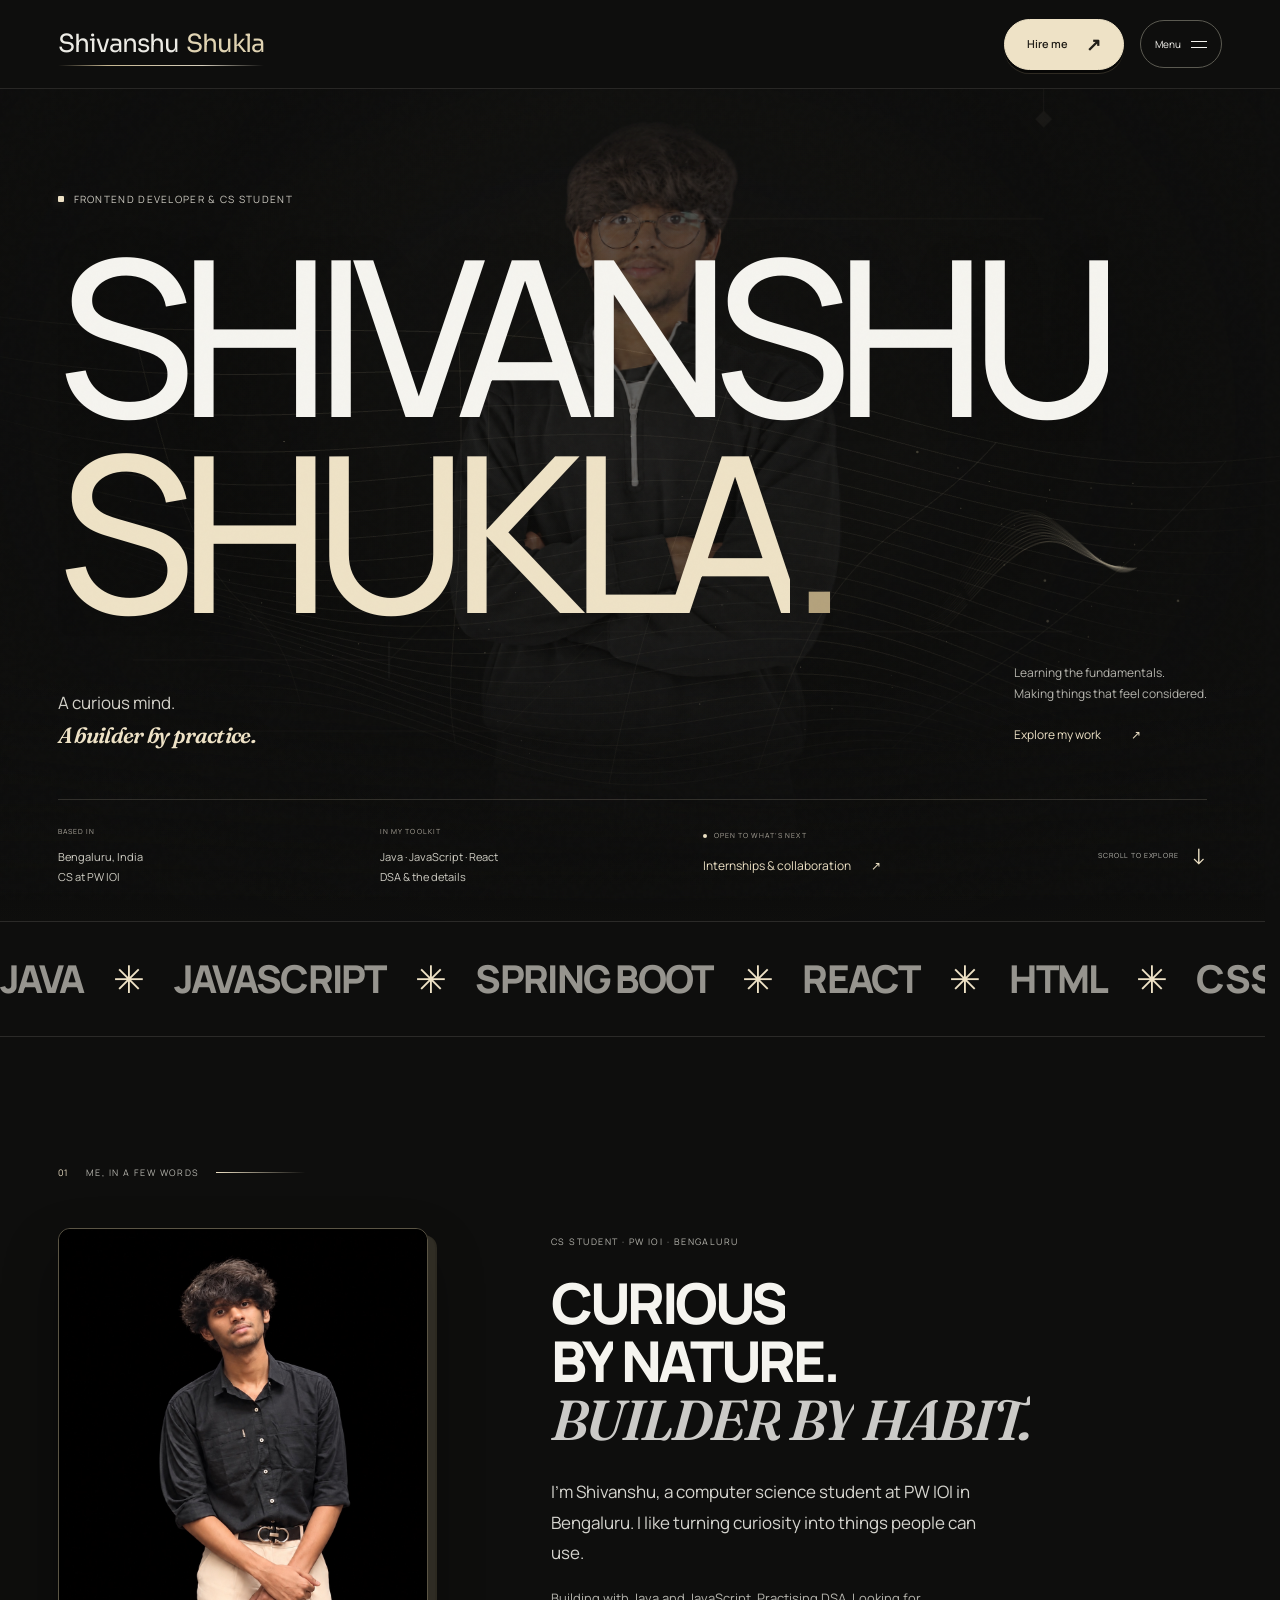
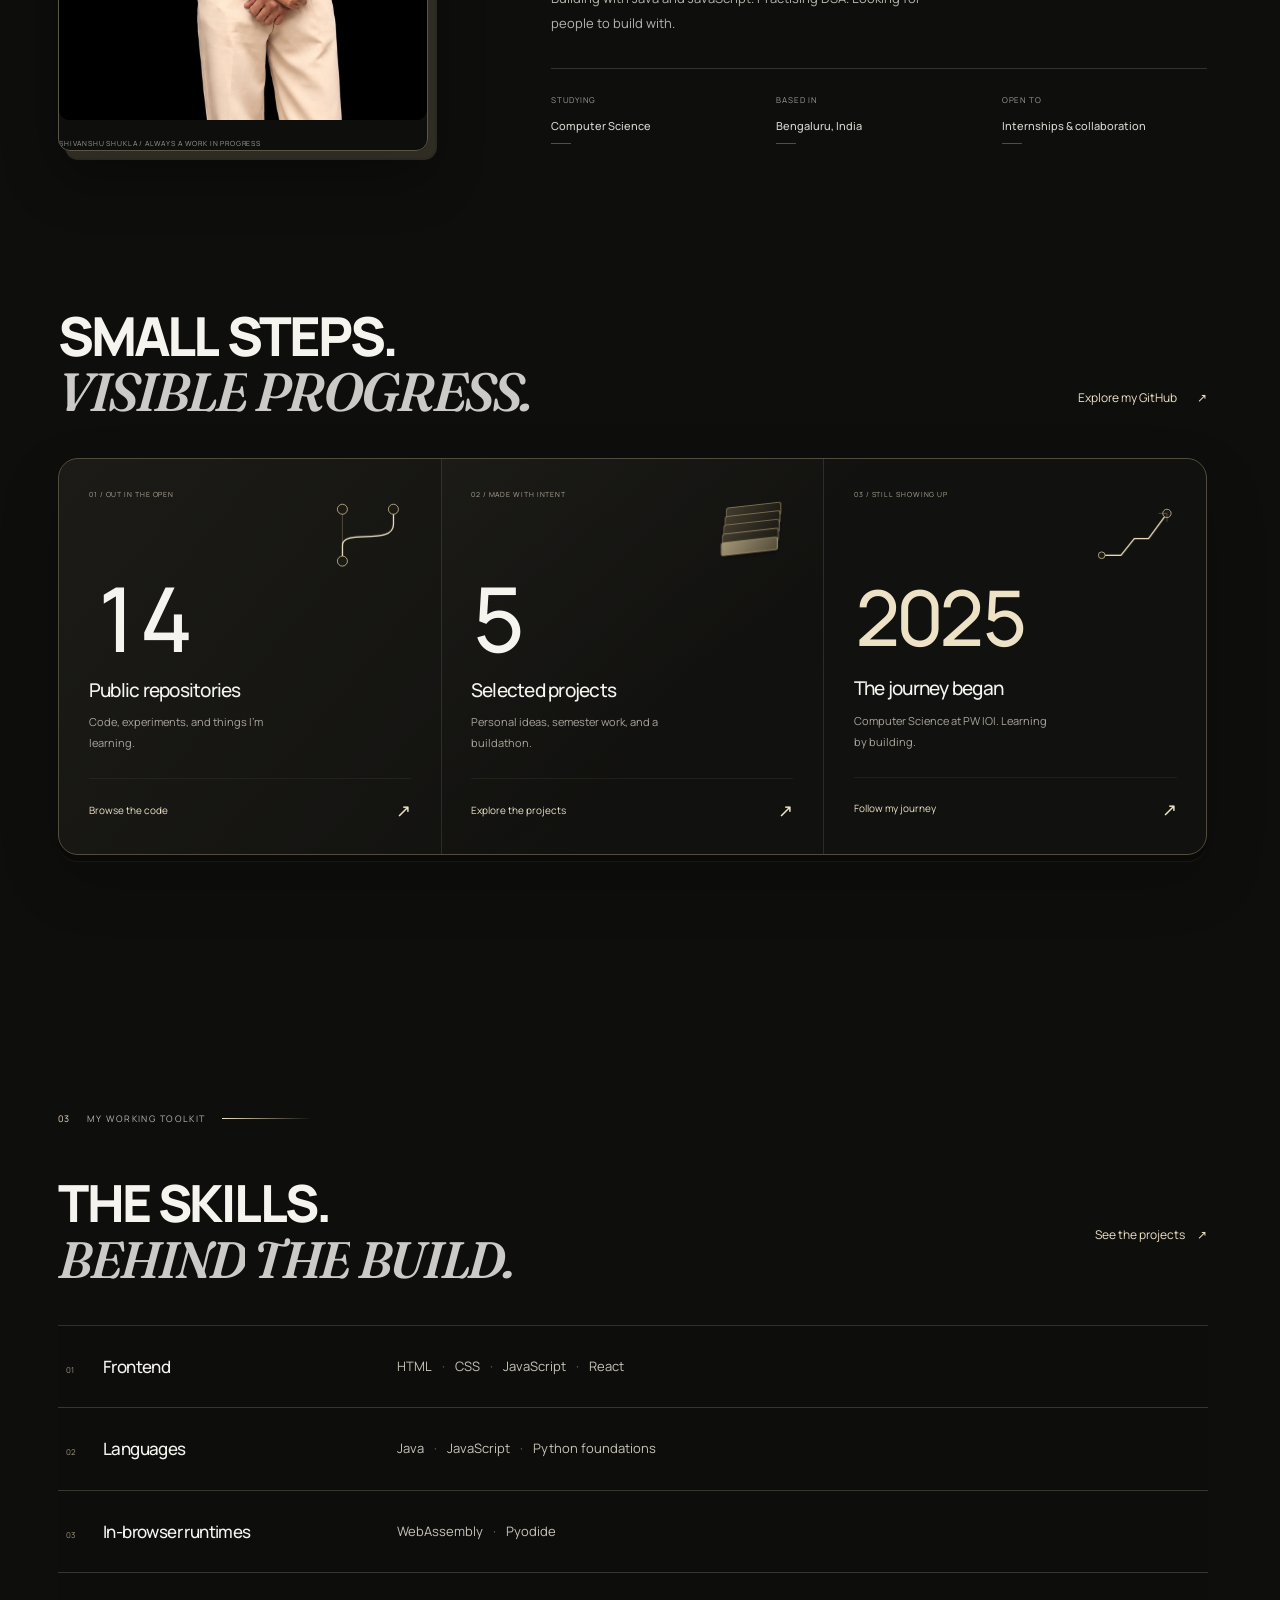
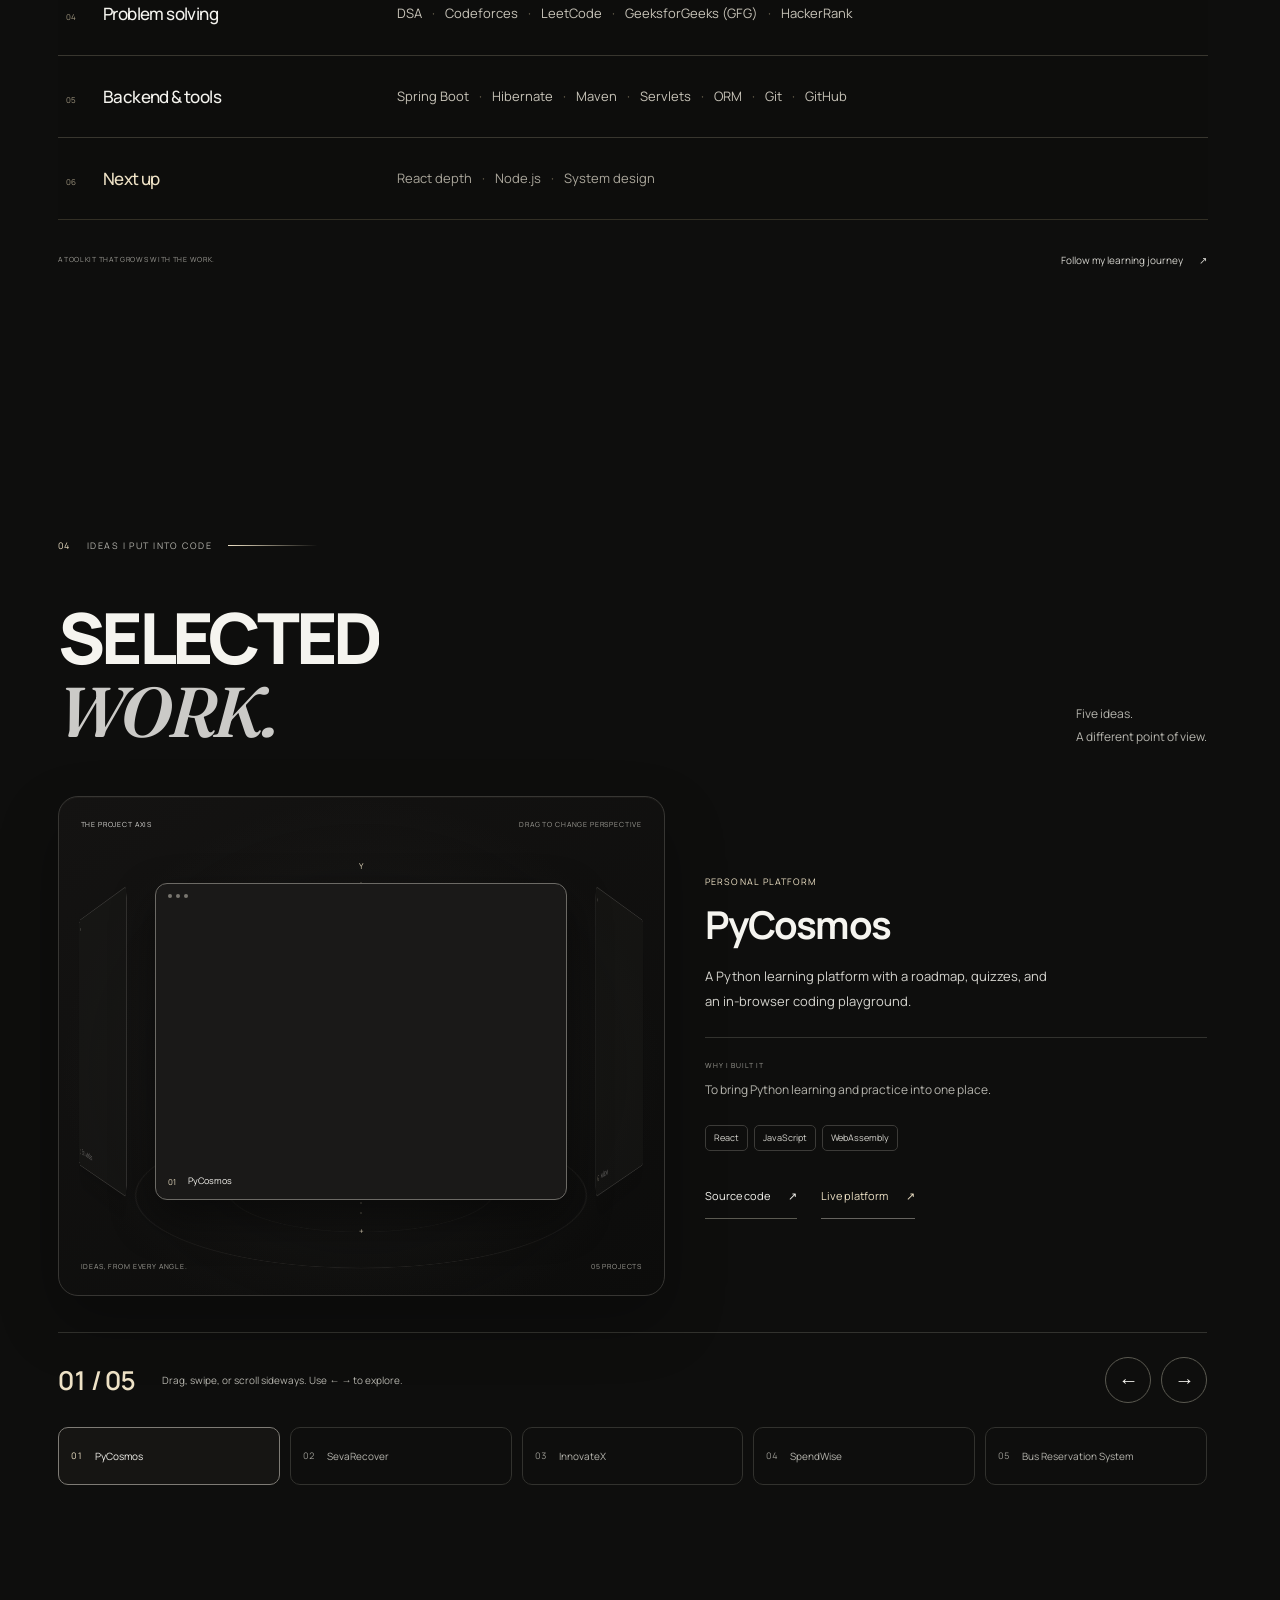
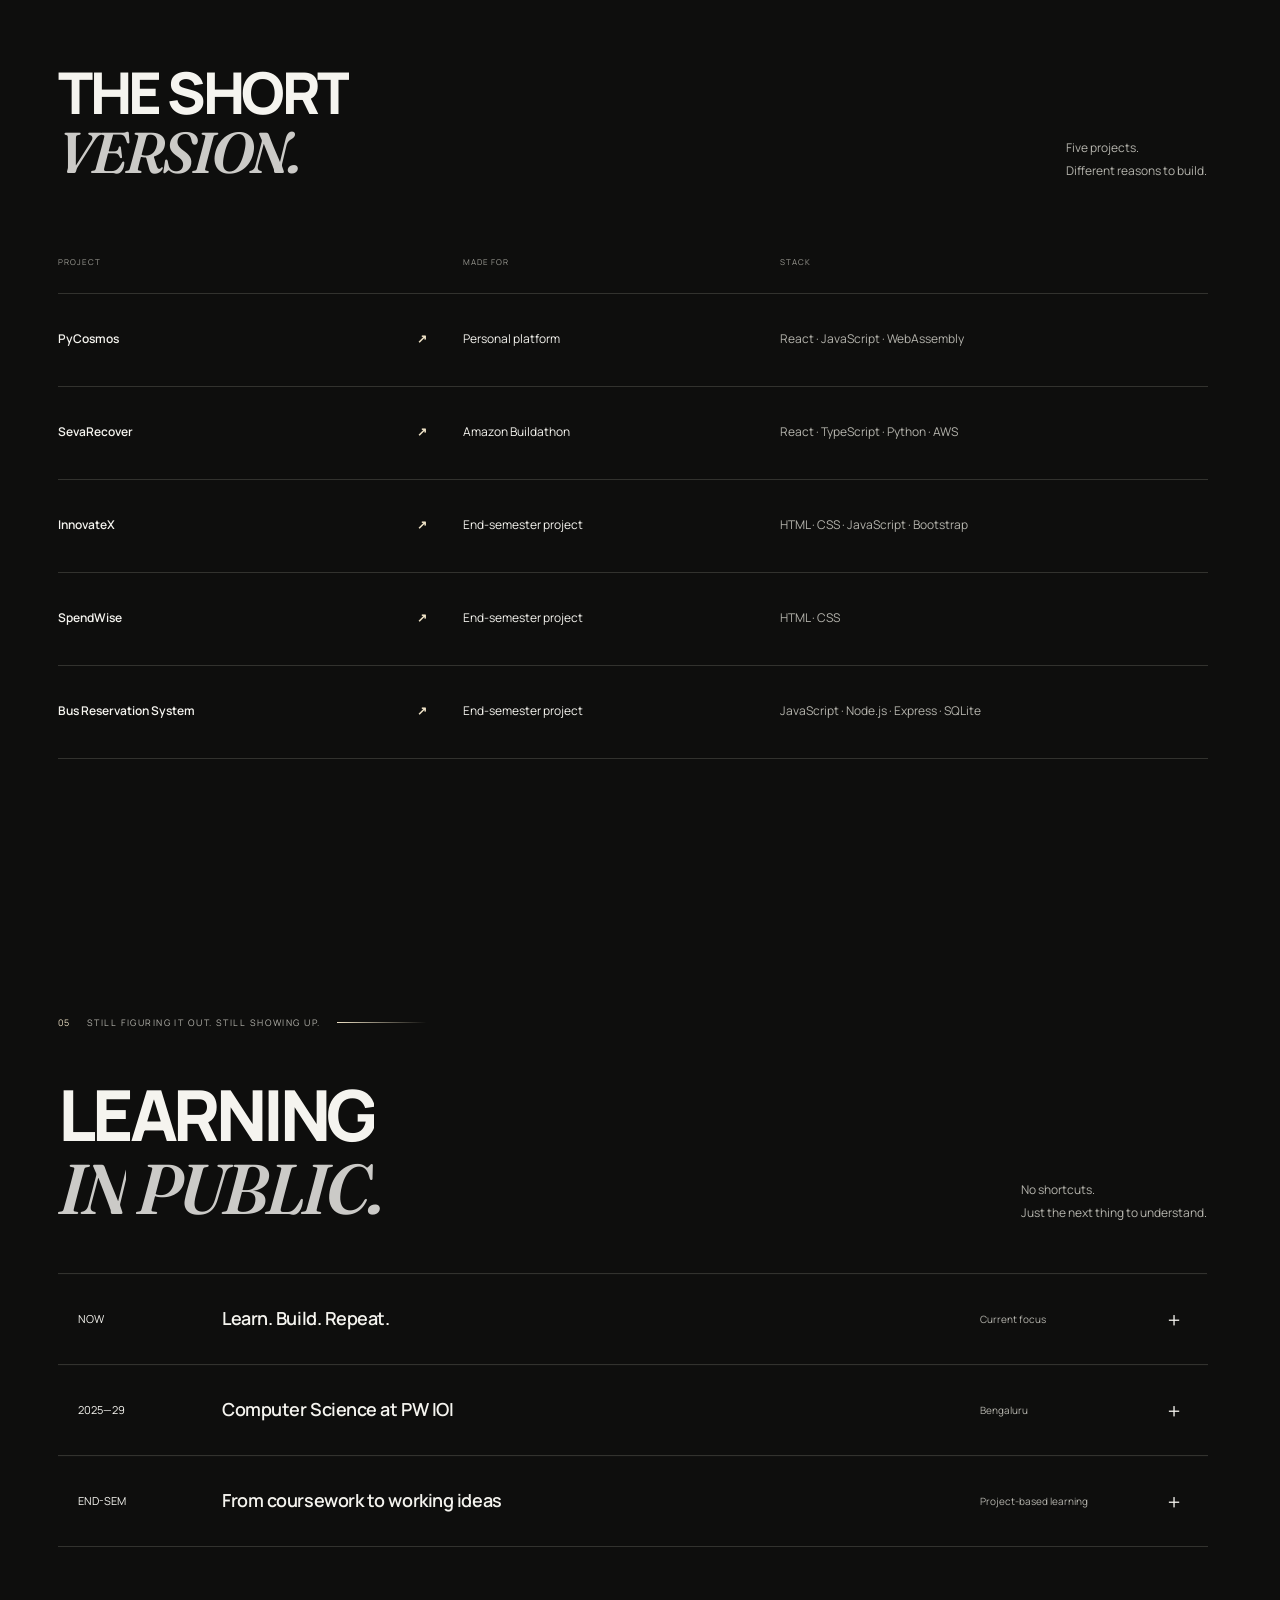
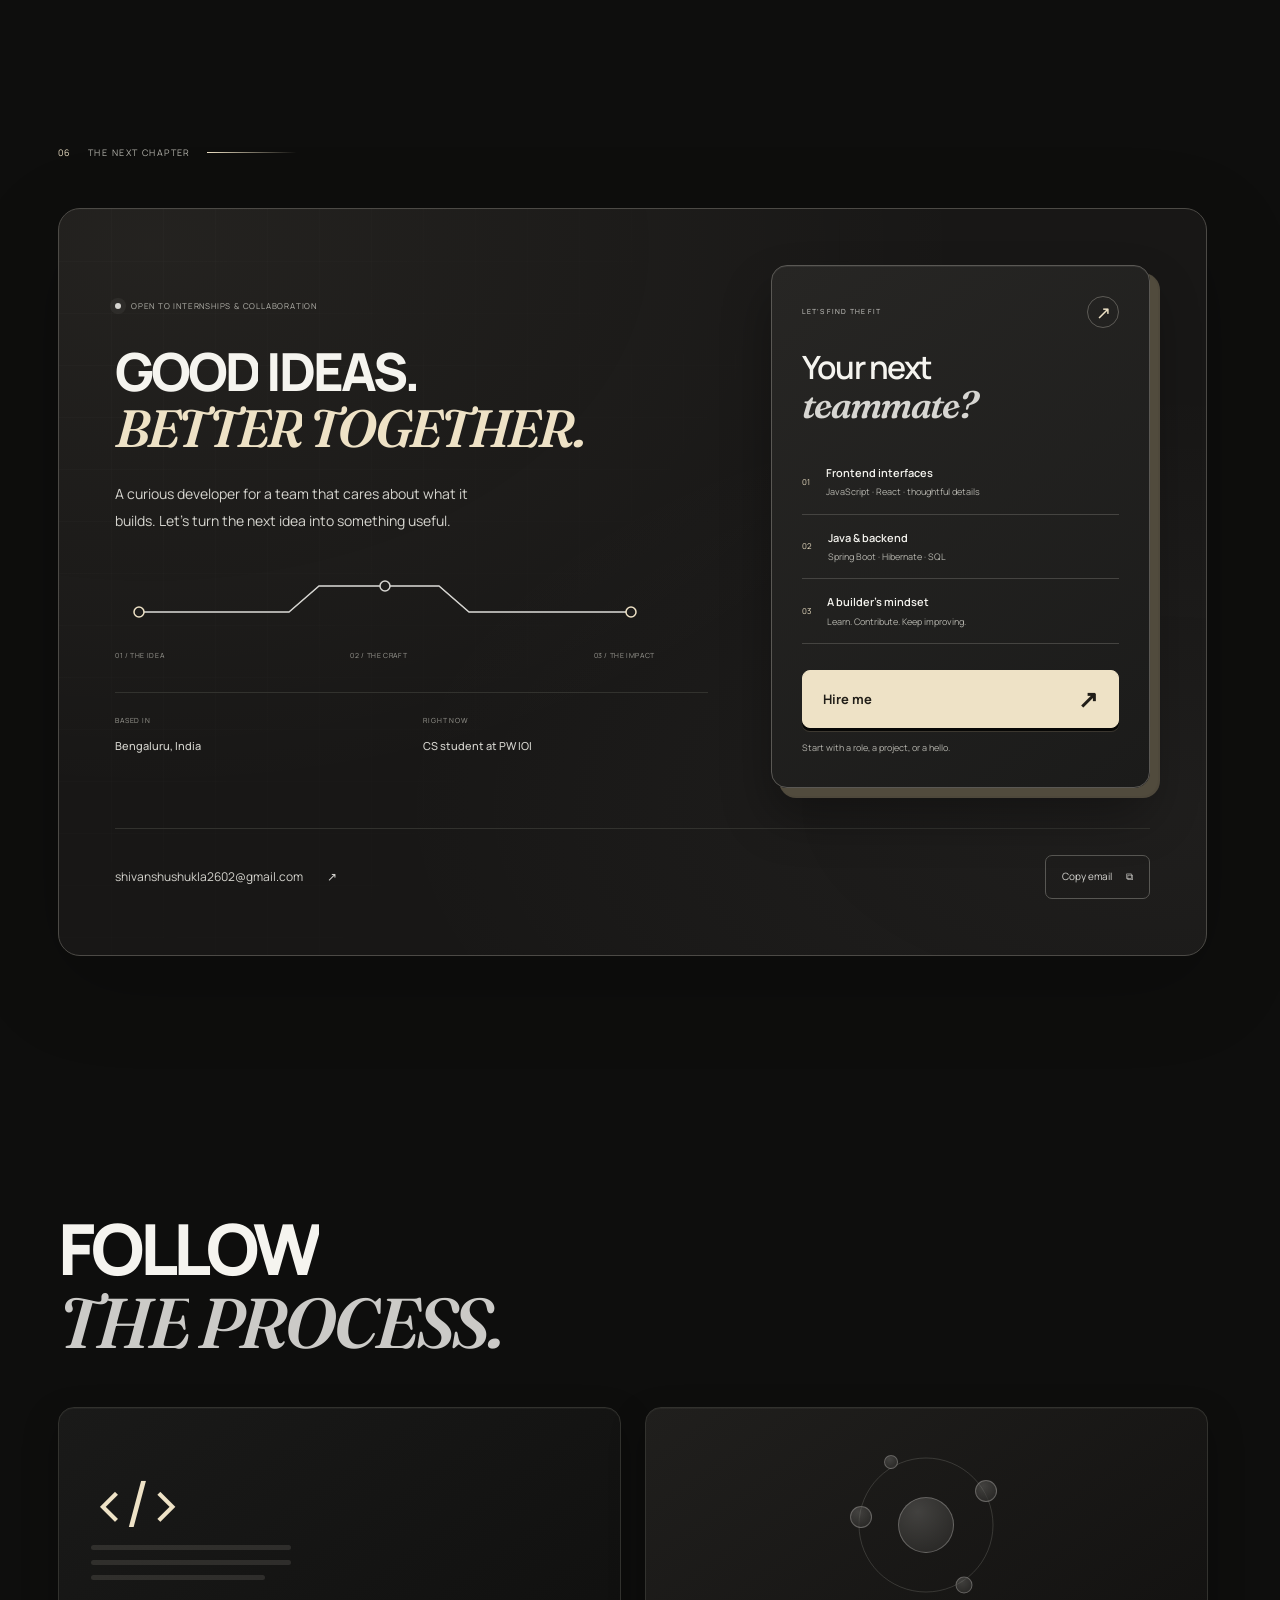
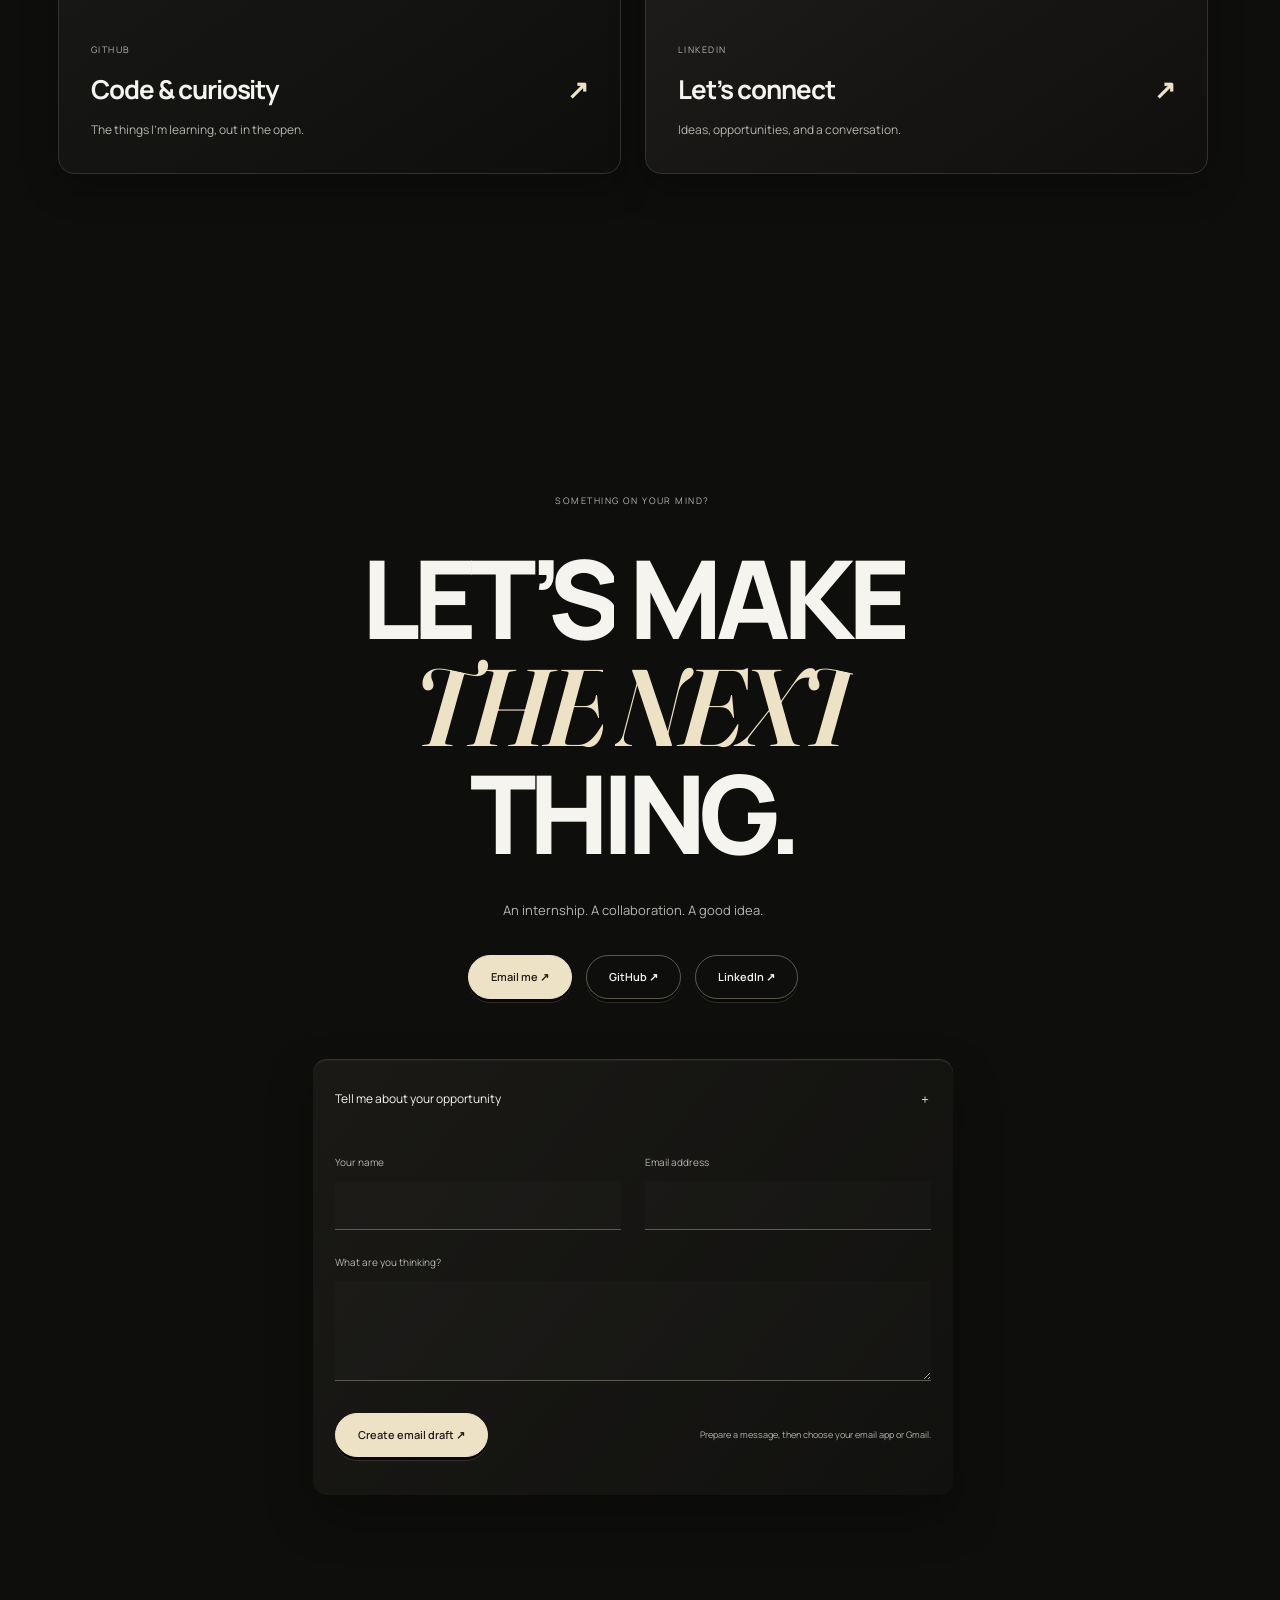
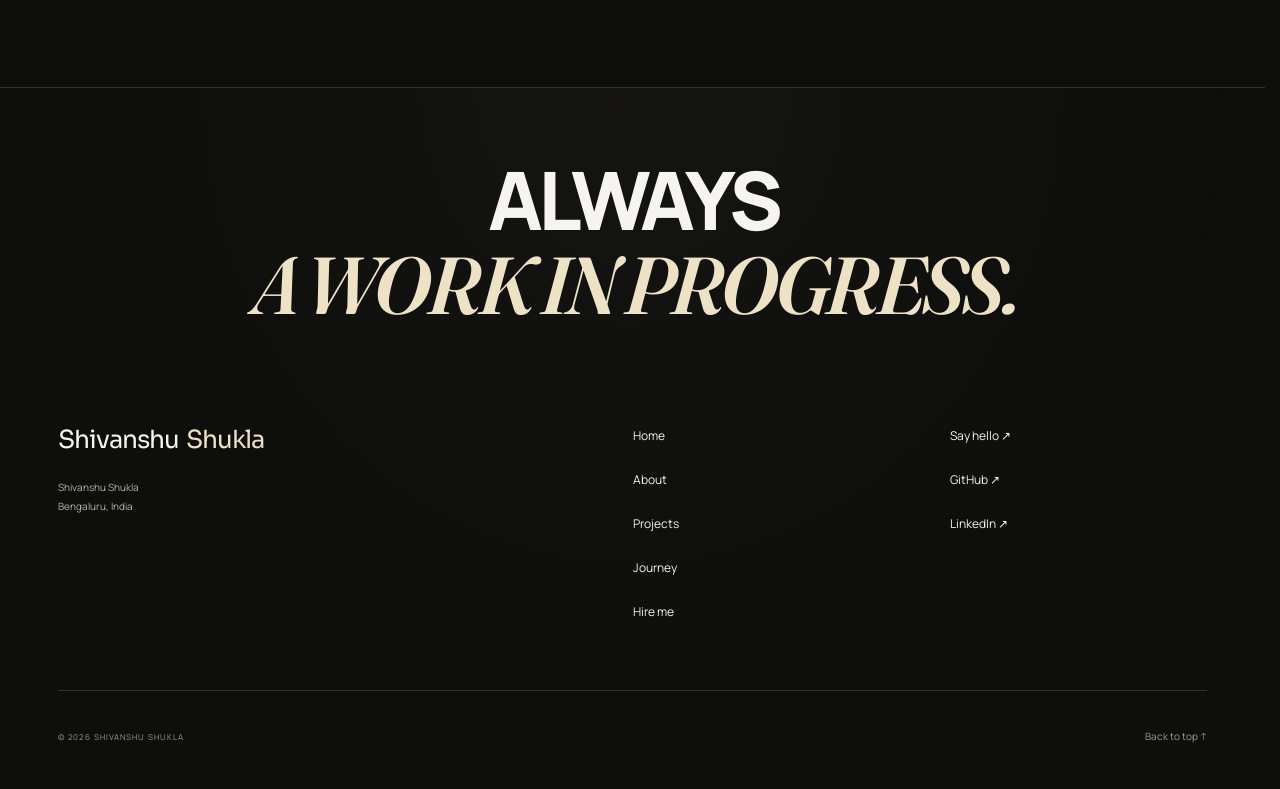
<file: index.html>
<!DOCTYPE html>

<html lang="en">
<head>
<meta charset="utf-8"/>
<meta content="width=device-width, initial-scale=1" name="viewport"/>
<title>Shivanshu Shukla | Frontend Developer &amp; CS Student</title>
<meta content="Shivanshu Shukla — computer science student at PW IOI, Bengaluru. Personal platforms, semester projects, and a buildathon idea. Always learning, always building." name="description"/>
<meta content="Shivanshu Shukla" name="author"/>
<meta content="#0e0e0d" name="theme-color"/>
<link href="https://shiv-and-shu-portfolio.vercel.app/" rel="canonical"/>
<meta content="website" property="og:type"/>
<meta content="Shivanshu Shukla — Frontend Developer &amp; CS Student" property="og:title"/>
<meta content="I build interfaces that feel fast and look considered. CS student in Bengaluru, learning by building." property="og:description"/>
<meta content="https://shiv-and-shu-portfolio.vercel.app/" property="og:url"/>
<meta content="https://shiv-and-shu-portfolio.vercel.app/assets/images/portfolio-social.webp" property="og:image"/>
<meta content="1200" property="og:image:width"/><meta content="630" property="og:image:height"/>
<meta content="Shivanshu Shukla, frontend developer and computer science student in Bengaluru" property="og:image:alt"/>
<meta content="summary_large_image" name="twitter:card"/>
<meta content="Shivanshu Shukla — Frontend Developer" name="twitter:title"/>
<meta content="CS student in Bengaluru. Learning by rebuilding, experimenting, and refining." name="twitter:description"/>
<meta content="https://shiv-and-shu-portfolio.vercel.app/assets/images/portfolio-social.webp" name="twitter:image"/>
<link rel="icon" href="./favicon.ico?v=brand-3" sizes="16x16 32x32 48x48"/>
<link rel="icon" type="image/png" sizes="32x32" href="./assets/brand/favicon-32.png?v=brand-3"/>
<link rel="icon" type="image/svg+xml" sizes="any" href="./assets/brand/shivanshu-fold-mark.svg?v=brand-3"/>
<link rel="apple-touch-icon" sizes="180x180" href="./assets/brand/favicon-180.png?v=brand-3"/>
<link as="font" crossorigin="" href="./assets/fonts/manrope-latin.woff2" rel="preload" type="font/woff2"/>
<link as="image" href="./assets/images/shivanshu-hero-no-wristband.png" rel="preload"/>
<script>
// Play the identity intro on fresh loads, including section links; respect reduced motion and history returns.
(()=>{try{const nav=performance.getEntriesByType('navigation')[0];if(matchMedia('(prefers-reduced-motion: reduce)').matches||nav?.type==='back_forward')return;document.documentElement.classList.add('is-booting');window.__portfolioBootGuard=setTimeout(()=>{document.documentElement.classList.remove('is-booting');document.querySelectorAll('[data-boot-inert]').forEach(el=>{el.inert=false;el.removeAttribute('data-boot-inert');});const intro=document.getElementById('portfolioLoader');if(intro)intro.hidden=true;window.dispatchEvent(new Event('portfolio:ready'));},4000);}catch{}})();
</script>
<link href="./styles.css?v=signature-line-44" rel="stylesheet"/>
<script type="application/ld+json">{"@context": "https://schema.org", "@type": "Person", "name": "Shivanshu Shukla", "givenName": "Shivanshu", "familyName": "Shukla", "url": "https://shiv-and-shu-portfolio.vercel.app/", "jobTitle": "Computer science student and frontend developer", "address": {"@type": "PostalAddress", "addressLocality": "Bengaluru", "addressRegion": "Karnataka", "addressCountry": "IN"}, "sameAs": ["https://github.com/shivanshushukla2602-hash", "https://www.linkedin.com/in/shivanshu-shukla-09a373377/"]}</script>
<script defer="" src="./portfolio.js?v=spring-axis-42"></script>
<script defer="" src="./motion-scene.js?v=spatial-motion-39"></script>
</head>
<body>
<div id="portfolioLoader" class="portfolio-loader" aria-label="Portfolio introduction" aria-hidden="true">
<div class="loader-top"><span>SHIVANSHU SHUKLA / PORTFOLIO</span><button type="button" id="skipLoader">Skip intro <span aria-hidden="true">↗</span></button></div>
<div class="loader-center"><div class="loader-identity"><p class="loader-kicker"><i aria-hidden="true"></i>A LITTLE CURIOSITY, UNFOLDING.</p><p class="loader-name"><span><b>Shivanshu</b></span><span><b>Shukla.</b></span></p><p class="loader-description">Ideas, interfaces, and the work in between.</p></div><div class="loader-sculpture" aria-hidden="true"><svg viewBox="0 0 240 240"><path class="loader-guide" d="M20 20H220V220H20Z M0 120H240 M120 0V240"/><g class="loader-fold-assembly"><path class="loader-facet" d="M48 52H133L181 100H96Z" fill="#f3eddf"/><path class="loader-facet" d="M96 100H181L133 137H48Z" fill="#ae9b78"/><path class="loader-facet" d="M48 137H133L181 185H96Z" fill="#eee2c6"/></g></svg><span class="loader-coordinate">FORM / THOUGHT / CRAFT</span></div></div>
<div class="loader-bottom"><div class="loader-meter"><div class="loader-meter-label"><span>PREPARING THE PORTFOLIO</span><span class="loader-number" id="loaderNumber" aria-hidden="true">00</span></div><div class="loader-meter-track" aria-hidden="true"><i></i></div></div><p>Learning by doing.<br/><em>Building with intent.</em></p></div><span class="sr-only" role="status" id="loaderStatus">Loading portfolio.</span>
</div>

<a class="skip-link" href="#main-content">Skip to content</a><div class="grain-overlay" aria-hidden="true"></div><div class="scroll-progress" aria-hidden="true"><span id="scrollProgress"></span></div>
<header class="site-nav"><div class="header-shell"><a class="brand-wordmark" href="#hero"><span>Shivanshu</span> <span class="brand-surname">Shukla</span></a><div class="header-actions"><a class="hire-pill" href="#hire">Hire me <span aria-hidden="true">↗</span></a><button id="menuToggle" class="menu-toggle" type="button" aria-label="Open menu" aria-expanded="false" aria-controls="siteMenu"><span class="menu-label">Menu</span><span class="menu-glyph" aria-hidden="true"><i></i><i></i></span></button></div></div></header>
<noscript><nav class="no-script-nav" aria-label="Section navigation"><a href="#about">About</a><a href="#stats">Stats</a><a href="#skills">Toolkit</a><a href="#work">Projects</a><a href="#journey">Journey</a><a href="#hire">Hire me</a><a href="#contact">Contact</a></nav></noscript>
<div class="menu-backdrop" id="menuBackdrop" aria-hidden="true" hidden></div><nav class="site-menu" id="siteMenu" aria-label="Main navigation" hidden><div class="drawer-intro"><span class="eyebrow">SHIV&amp;SHU / DIRECTORY</span><p>Pick a<br/><em>direction.</em></p></div><div class="menu-links"><a href="#hero"><span class="menu-number" aria-hidden="true">01</span><span class="menu-link-name">Home</span><span class="menu-arrow" aria-hidden="true">↗</span></a><a href="#about"><span class="menu-number" aria-hidden="true">02</span><span class="menu-link-name">About me</span><span class="menu-arrow" aria-hidden="true">↗</span></a><a href="#stats"><span class="menu-number" aria-hidden="true">03</span><span class="menu-link-name">Progress</span><span class="menu-arrow" aria-hidden="true">↗</span></a><a href="#work"><span class="menu-number" aria-hidden="true">04</span><span class="menu-link-name">Selected work</span><span class="menu-arrow" aria-hidden="true">↗</span></a><a href="#journey"><span class="menu-number" aria-hidden="true">05</span><span class="menu-link-name">My journey</span><span class="menu-arrow" aria-hidden="true">↗</span></a><a href="#hire"><span class="menu-number" aria-hidden="true">06</span><span class="menu-link-name">Hire me</span><span class="menu-arrow" aria-hidden="true">↗</span></a><a href="#contact"><span class="menu-number" aria-hidden="true">07</span><span class="menu-link-name">Contact</span><span class="menu-arrow" aria-hidden="true">↗</span></a></div><div class="drawer-footer"><p>Bengaluru, India<br/>Good conversations welcome.</p><div class="menu-socials"><a href="https://github.com/shivanshushukla2602-hash" target="_blank" rel="noopener noreferrer">GitHub ↗</a><a href="https://www.linkedin.com/in/shivanshu-shukla-09a373377/" target="_blank" rel="noopener noreferrer">LinkedIn ↗</a></div></div></nav>
<main id="main-content" tabindex="-1">
<section id="hero" class="hero" aria-labelledby="hero-heading"><canvas id="heroField" aria-hidden="true"></canvas><div class="hero-visual" aria-hidden="true"><div class="hero-atmosphere"><span></span><span></span><span></span></div><svg class="hero-traces" viewBox="0 0 800 700" fill="none"><path class="hero-trace-line" pathLength="1" d="M40 570H220L290 500V360L390 260H680M120 620H300L370 550H700M510 95H680V190"/><path class="hero-trace-ticks" d="M220 557V583M287 487L303 503M377 248L393 264M667 82L693 108M507 82V108"/><path class="hero-trace-node" d="M284 360L290 354L296 360L290 366ZM384 260L390 254L396 260L390 266ZM674 190L680 184L686 190L680 196Z"/></svg><div class="hero-portrait-plane"><img class="hero-portrait" src="./assets/images/shivanshu-hero-no-wristband.png" width="1078" height="1459" alt="" fetchpriority="high" decoding="async"/></div></div><div class="hero-inner"><div class="hero-copy"><p class="hero-role"><span aria-hidden="true"></span>Frontend developer &amp; CS student</p><h1 id="hero-heading"><span>SHIVANSHU</span><span>SHUKLA<span class="hero-dot">.</span></span></h1><div class="hero-caption-row"><p class="hero-intro">A curious mind.<br/><em>A builder by practice.</em></p><div class="hero-caption-end"><p>Learning the fundamentals.<br/>Making things that feel considered.</p><a href="#work" class="text-link hero-work-link">Explore my work <span aria-hidden="true">↗</span></a></div></div></div><div class="hero-flow-art" aria-hidden="true"><svg viewBox="0 0 360 280" fill="none"><defs><linearGradient id="heroFlowInk" x1="25" y1="240" x2="330" y2="30" gradientUnits="userSpaceOnUse"><stop stop-color="#eee2c6" stop-opacity="0"/><stop offset=".38" stop-color="#d5c29b" stop-opacity=".35"/><stop offset=".65" stop-color="#fff1d1" stop-opacity=".7"/><stop offset="1" stop-color="#eee2c6" stop-opacity="0"/></linearGradient></defs><g class="hero-flow-lines"><path class="hero-flow-strand" style="--strand:0" pathLength="1" d="M15 205C65 260 100 55 177 110S258 245 345 55"/><path class="hero-flow-strand" style="--strand:1" pathLength="1" d="M18 208C67 256 104 60 179 113S260 240 343 59"/><path class="hero-flow-strand" style="--strand:2" pathLength="1" d="M21 211C69 252 108 65 181 116S262 235 341 63"/><path class="hero-flow-strand" style="--strand:3" pathLength="1" d="M24 214C71 248 112 70 183 119S264 230 339 67"/><path class="hero-flow-strand" style="--strand:4" pathLength="1" d="M27 217C73 244 116 75 185 122S266 225 337 71"/><path class="hero-flow-strand" style="--strand:5" pathLength="1" d="M30 220C75 240 120 80 187 125S268 220 335 75"/><path class="hero-flow-strand" style="--strand:6" pathLength="1" d="M33 223C77 236 124 85 189 128S270 215 333 79"/><path class="hero-flow-strand" style="--strand:7" pathLength="1" d="M36 226C79 232 128 90 191 131S272 210 331 83"/><path class="hero-flow-strand" style="--strand:8" pathLength="1" d="M39 229C81 228 132 95 193 134S274 205 329 87"/><path class="hero-flow-strand" style="--strand:9" pathLength="1" d="M42 232C83 224 136 100 195 137S276 200 327 91"/><path class="hero-flow-strand" style="--strand:10" pathLength="1" d="M45 235C85 220 140 105 197 140S278 195 325 95"/><path class="hero-flow-strand" style="--strand:11" pathLength="1" d="M48 238C87 216 144 110 199 143S280 190 323 99"/></g><g class="hero-flow-dust"><circle style="--dust:0" cx="35" cy="40" r="1.4"/><circle style="--dust:1" cx="82" cy="101" r="0.8"/><circle style="--dust:2" cx="129" cy="162" r="0.8"/><circle style="--dust:3" cx="176" cy="223" r="1.4"/><circle style="--dust:4" cx="223" cy="79" r="0.8"/><circle style="--dust:5" cx="270" cy="140" r="0.8"/><circle style="--dust:6" cx="317" cy="201" r="1.4"/><circle style="--dust:7" cx="79" cy="57" r="0.8"/><circle style="--dust:8" cx="126" cy="118" r="0.8"/><circle style="--dust:9" cx="173" cy="179" r="1.4"/><circle style="--dust:10" cx="220" cy="240" r="0.8"/><circle style="--dust:11" cx="267" cy="96" r="0.8"/></g></svg></div><div class="hero-bottom"><div class="hero-context"><span class="hero-meta-label">BASED IN</span><p>Bengaluru, India<br/>CS at PW IOI</p></div><div class="hero-context"><span class="hero-meta-label">IN MY TOOLKIT</span><p>Java · JavaScript · React<br/>DSA &amp; the details</p></div><div class="hero-context hero-availability"><span class="hero-meta-label"><i aria-hidden="true"></i>OPEN TO WHAT’S NEXT</span><a href="#hire">Internships &amp; collaboration <span aria-hidden="true">↗</span></a></div><a href="#about" class="scroll-cue">SCROLL TO EXPLORE <span aria-hidden="true">↓</span></a></div></div></section>
<div class="skills-marquee" role="region" aria-label="My skills"><div class="marquee-track"><span>JAVA <b aria-hidden="true">✳</b> JAVASCRIPT <b aria-hidden="true">✳</b> SPRING BOOT <b aria-hidden="true">✳</b> REACT <b aria-hidden="true">✳</b> HTML <b aria-hidden="true">✳</b> CSS <b aria-hidden="true">✳</b> DSA <b aria-hidden="true">✳</b> HIBERNATE <b aria-hidden="true">✳</b> MAVEN <b aria-hidden="true">✳</b> GIT <b aria-hidden="true">✳</b></span><span aria-hidden="true">JAVA <b aria-hidden="true">✳</b> JAVASCRIPT <b aria-hidden="true">✳</b> SPRING BOOT <b aria-hidden="true">✳</b> REACT <b aria-hidden="true">✳</b> HTML <b aria-hidden="true">✳</b> CSS <b aria-hidden="true">✳</b> DSA <b aria-hidden="true">✳</b> HIBERNATE <b aria-hidden="true">✳</b> MAVEN <b aria-hidden="true">✳</b> GIT <b aria-hidden="true">✳</b></span></div></div>
<section id="about" class="section-padding about-section" aria-labelledby="about-heading"><div class="max-w-7xl"><div class="section-label-wrapper reveal-fade-up"><span class="section-number" aria-hidden="true">01</span><span class="section-label">ME, IN A FEW WORDS</span><span class="section-label-line" aria-hidden="true"></span></div><div class="about-layout"><figure class="about-photo reveal-fade-up"><img src="./assets/images/shivanshu-about-no-strap.jpg" width="1086" height="1448" alt="Shivanshu Shukla in a black shirt, centred against a solid black background" loading="lazy" decoding="async"/><figcaption>SHIVANSHU SHUKLA / ALWAYS A WORK IN PROGRESS</figcaption></figure><div class="about-copy"><p class="eyebrow reveal-fade-up">CS STUDENT · PW IOI · BENGALURU</p><h2 id="about-heading" class="text-section reveal-fade-up">CURIOUS<br/>BY NATURE.<br/><em>BUILDER BY HABIT.</em></h2><p class="about-story reveal-fade-up">I’m Shivanshu, a computer science student at PW IOI in Bengaluru. I like turning curiosity into things people can use.</p><p class="about-note reveal-fade-up">Building with Java and JavaScript. Practising DSA. Looking for people to build with.</p><div class="about-facts reveal-fade-up"><div><span>STUDYING</span><strong>Computer Science</strong></div><div><span>BASED IN</span><strong>Bengaluru, India</strong></div><div><span>OPEN TO</span><strong>Internships &amp; collaboration</strong></div></div></div></div></div></section>
<section id="stats" class="section-padding stats-section" aria-labelledby="stats-heading"><div class="max-w-7xl"><div class="stats-heading"><h2 id="stats-heading" class="text-section reveal-fade-up">SMALL STEPS.<br/><em>VISIBLE PROGRESS.</em></h2><a class="text-link" href="https://github.com/shivanshushukla2602-hash?tab=repositories" target="_blank" rel="noopener noreferrer">Explore my GitHub <span aria-hidden="true">↗</span></a></div><div class="stats-grid progress-panel"><article class="stat-item reveal-fade-up"><div class="stat-top"><span>01 / OUT IN THE OPEN</span><svg class="stat-branch" viewBox="0 0 110 90" fill="none" aria-hidden="true"><path d="M22 13V75M22 56C22 36 83 57 83 31V13"/><path class="stat-branch-signal" pathLength="1" d="M22 75V56C22 36 83 57 83 31V13"/><circle cx="22" cy="13" r="6"/><circle cx="83" cy="13" r="6"/><circle cx="22" cy="75" r="6"/></svg></div><div class="stat-main"><span class="stat-value" data-count="14">14</span><h3 class="stat-label">Public repositories</h3><p class="stat-description">Code, experiments, and things I’m learning.</p></div><a class="stat-action" href="https://github.com/shivanshushukla2602-hash?tab=repositories" target="_blank" rel="noopener noreferrer">Browse the code <span aria-hidden="true">↗</span></a></article><article class="stat-item stat-projects reveal-fade-up"><div class="stat-top"><span>02 / MADE WITH INTENT</span><div class="stat-project-stack" aria-hidden="true"><i></i><i></i><i></i><i></i><i></i></div></div><div class="stat-main"><span class="stat-value" data-count="5">5</span><h3 class="stat-label">Selected projects</h3><p class="stat-description">Personal ideas, semester work, and a buildathon.</p></div><a class="stat-action" href="#work">Explore the projects <span aria-hidden="true">↗</span></a></article><article class="stat-item reveal-fade-up"><div class="stat-top"><span>03 / STILL SHOWING UP</span><svg class="stat-journey-art" viewBox="0 0 110 90" fill="none" aria-hidden="true"><path class="stat-journey-base" d="M14 68H37L53 48H70L92 18"/><path class="stat-journey-trace" pathLength="1" d="M14 68H37L53 48H70L92 18"/><circle cx="14" cy="68" r="4"/><circle cx="92" cy="18" r="5"/><path d="M82 18H92V28"/></svg></div><div class="stat-main"><span class="stat-value stat-year">2025</span><h3 class="stat-label">The journey began</h3><p class="stat-description">Computer Science at PW IOI. Learning by building.</p></div><a class="stat-action" href="#journey">Follow my journey <span aria-hidden="true">↗</span></a></article></div></div></section>
<section aria-labelledby="skills-heading" class="section-padding" id="skills"><div class="max-w-7xl"><div class="section-label-wrapper reveal-fade-up"><span aria-hidden="true" class="section-number">03</span><span class="section-label">MY WORKING TOOLKIT</span><span class="section-label-line" aria-hidden="true"></span></div><div class="section-intro"><h2 class="text-section reveal-fade-up" id="skills-heading">THE SKILLS.<br/><em>BEHIND THE BUILD.</em></h2><p class="section-aside reveal-fade-up"><a class="toolkit-work-link" href="#work">See the projects <span aria-hidden="true">↗</span></a></p></div><div class="skills-simple" id="skillsWorkspace"><article class="skills-row"><h3><span aria-hidden="true">01</span>Frontend</h3><ul aria-label="Frontend"><li>HTML</li><li>CSS</li><li>JavaScript</li><li>React</li></ul></article><article class="skills-row"><h3><span aria-hidden="true">02</span>Languages</h3><ul aria-label="Languages"><li>Java</li><li>JavaScript</li><li>Python foundations</li></ul></article><article class="skills-row"><h3><span aria-hidden="true">03</span>In-browser runtimes</h3><ul aria-label="In-browser runtimes"><li>WebAssembly</li><li>Pyodide</li></ul></article><article class="skills-row"><h3><span aria-hidden="true">04</span>Problem solving</h3><ul aria-label="Problem solving"><li>DSA</li><li>Codeforces</li><li>LeetCode</li><li>GeeksforGeeks (GFG)</li><li>HackerRank</li></ul></article><article class="skills-row"><h3><span aria-hidden="true">05</span>Backend &amp; tools</h3><ul aria-label="Backend &amp; tools"><li>Spring Boot</li><li>Hibernate</li><li>Maven</li><li>Servlets</li><li>ORM</li><li>Git</li><li>GitHub</li></ul></article><article class="skills-row"><h3><span aria-hidden="true">06</span>Next up</h3><ul aria-label="Next up"><li>React depth</li><li>Node.js</li><li>System design</li></ul></article></div><div class="skills-footnote"><span>A TOOLKIT THAT GROWS WITH THE WORK.</span><a href="#journey">Follow my learning journey <span aria-hidden="true">↗</span></a></div></div></section>
<section id="work" class="section-padding work-section" aria-labelledby="work-heading"><div class="max-w-7xl"><div class="section-label-wrapper reveal-fade-up"><span class="section-number" aria-hidden="true">04</span><span class="section-label">IDEAS I PUT INTO CODE</span><span class="section-label-line" aria-hidden="true"></span></div><div class="section-intro"><h2 class="text-section reveal-fade-up" id="work-heading">SELECTED<br/><em>WORK.</em></h2><p class="section-aside reveal-fade-up">Five ideas.<br/>A different point of view.</p></div><div class="project-axis" id="projectAxis"><div class="axis-gallery axis-only" id="axisGallery" tabindex="0" role="region" aria-roledescription="carousel" aria-label="Selected project rotation axis" aria-describedby="axisInstructions"><div class="axis-chrome" aria-hidden="true"><span>THE PROJECT AXIS</span><span>DRAG TO CHANGE PERSPECTIVE</span></div><div class="axis-spine" aria-hidden="true"><span>Y</span><i></i><span>+</span></div><div class="axis-floor" aria-hidden="true"></div><div class="axis-ring" id="axisRing"></div><div class="axis-gallery-bottom" aria-hidden="true"><span>IDEAS, FROM EVERY ANGLE.</span><span>05 PROJECTS</span></div></div><div class="project-grid"><article class="project-card reveal-fade-up project-card-featured" id="project-pycosmos"><a class="project-image-wrap" href="https://pycosmos.vercel.app" target="_blank" rel="noopener noreferrer"><img src="./assets/images/pycosmos-project.webp" alt="PyCosmos project interface" width="1280" height="800" loading="lazy" decoding="async"/><div class="project-image-label"><span>01 / Python learning</span><span aria-hidden="true">↗</span></div></a><div class="project-card-body"><p class="project-context">Personal platform</p><h3>PyCosmos</h3><p class="project-description">A Python learning platform with a roadmap, quizzes, and an in-browser coding playground.</p><div class="project-why"><span>WHY I BUILT IT</span><p>To bring Python learning and practice into one place.</p></div><ul class="project-tags" aria-label="Technologies"><li>React</li><li>JavaScript</li><li>WebAssembly</li></ul><div class="project-links"><a class="project-link" href="https://github.com/shivanshushukla2602-hash/PyCosmos" target="_blank" rel="noopener noreferrer">Source code <span aria-hidden="true">↗</span></a><a class="project-link project-link-accent" href="https://pycosmos.vercel.app" target="_blank" rel="noopener noreferrer">Live platform <span aria-hidden="true">↗</span></a></div></div></article><article class="project-card reveal-fade-up" id="project-sevarecover"><a class="project-image-wrap" href="https://github.com/shivanshushukla2602-hash/SevaRecover" target="_blank" rel="noopener noreferrer"><img src="./assets/images/sevarecover-project.webp" alt="SevaRecover project interface" width="1280" height="800" loading="lazy" decoding="async"/><div class="project-image-label"><span>02 / Civic tech</span><span aria-hidden="true">↗</span></div></a><div class="project-card-body"><p class="project-context">Amazon Buildathon</p><h3>SevaRecover</h3><p class="project-description">A public-service recovery concept that explains rejected applications and suggests evidence-backed next steps.</p><div class="project-why"><span>WHY I BUILT IT</span><p>To make rejection reasons and recovery steps easier to understand.</p></div><ul class="project-tags" aria-label="Technologies"><li>React</li><li>TypeScript</li><li>Python</li><li>AWS</li></ul><div class="project-links"><a class="project-link" href="https://github.com/shivanshushukla2602-hash/SevaRecover" target="_blank" rel="noopener noreferrer">Source code <span aria-hidden="true">↗</span></a><a class="project-link project-link-accent" href="clones/sevarecover/index.html?theme=light" data-preview="clones/sevarecover/index.html?theme=light" data-preview-title="SevaRecover">Explore demo <span aria-hidden="true">↗</span></a></div></div></article><article class="project-card reveal-fade-up" id="project-innovatex"><a class="project-image-wrap" href="https://github.com/shivanshushukla2602-hash/InnovateX" target="_blank" rel="noopener noreferrer"><img src="./assets/images/innovatex-project.png" alt="InnovateX project interface" width="1280" height="800" loading="lazy" decoding="async"/><div class="project-image-label"><span>03 / Team portfolio</span><span aria-hidden="true">↗</span></div></a><div class="project-card-body"><p class="project-context">End-semester project</p><h3>InnovateX</h3><p class="project-description">A team portfolio bringing member profiles, shared work, and contact details into one responsive website.</p><div class="project-why"><span>WHY I BUILT IT</span><p>To give our team and its work a shared home on the web.</p></div><ul class="project-tags" aria-label="Technologies"><li>HTML</li><li>CSS</li><li>JavaScript</li><li>Bootstrap</li></ul><div class="project-links"><a class="project-link" href="https://github.com/shivanshushukla2602-hash/InnovateX" target="_blank" rel="noopener noreferrer">Source code <span aria-hidden="true">↗</span></a></div></div></article><article class="project-card reveal-fade-up" id="project-spendwise"><a class="project-image-wrap" href="https://github.com/shivanshushukla2602-hash/SpendWise-old" target="_blank" rel="noopener noreferrer"><img src="./assets/images/spendwise-project.png" alt="SpendWise project interface" width="1280" height="800" loading="lazy" decoding="async"/><div class="project-image-label"><span>04 / Finance dashboard UI</span><span aria-hidden="true">↗</span></div></a><div class="project-card-body"><p class="project-context">End-semester project</p><h3>SpendWise</h3><p class="project-description">A personal-finance dashboard interface for balances, budgets, analytics, and transaction history.</p><div class="project-why"><span>WHY I BUILT IT</span><p>To explore a clearer way to present everyday money information.</p></div><ul class="project-tags" aria-label="Technologies"><li>HTML</li><li>CSS</li></ul><div class="project-links"><a class="project-link" href="https://github.com/shivanshushukla2602-hash/SpendWise-old" target="_blank" rel="noopener noreferrer">Source code <span aria-hidden="true">↗</span></a></div></div></article><article class="project-card reveal-fade-up" id="project-bus-reservation"><a class="project-image-wrap" href="https://github.com/shivanshushukla2602-hash/Bus-Reservation-System" target="_blank" rel="noopener noreferrer"><img src="./assets/images/bus-reservation-project.png" alt="Bus Reservation System project interface" width="1280" height="800" loading="lazy" decoding="async"/><div class="project-image-label"><span>05 / DBMS application</span><span aria-hidden="true">↗</span></div></a><div class="project-card-body"><p class="project-context">End-semester project</p><h3>Bus Reservation System</h3><p class="project-description">A database-backed booking system for seat availability, passenger records, and ticket transactions.</p><div class="project-why"><span>WHY I BUILT IT</span><p>To connect a booking interface to a relational database and practise transaction consistency.</p></div><ul class="project-tags" aria-label="Technologies"><li>JavaScript</li><li>Node.js</li><li>Express</li><li>SQLite</li></ul><div class="project-links"><a class="project-link" href="https://github.com/shivanshushukla2602-hash/Bus-Reservation-System" target="_blank" rel="noopener noreferrer">Source code <span aria-hidden="true">↗</span></a></div></div></article></div><div class="axis-controls axis-only"><div class="axis-control-top"><div class="axis-count"><span id="axisPosition">01 / 05</span><p id="axisInstructions">Drag, swipe, or scroll sideways. Use ← → to explore.</p></div><div class="axis-arrows"><button id="axisPrev" class="axis-arrow" type="button" aria-label="Previous project">←</button><button id="axisNext" class="axis-arrow" type="button" aria-label="Next project">→</button></div></div><div class="axis-selector" id="axisSelector" role="group" aria-label="Choose a project"></div></div><p class="sr-only" id="axisAnnouncement" role="status" aria-live="polite" aria-atomic="true"></p></div></div></section>
<section class="section-padding project-index" aria-labelledby="project-index-heading"><div class="max-w-7xl"><div class="section-intro"><h2 class="text-section reveal-fade-up" id="project-index-heading">THE SHORT<br/><em>VERSION.</em></h2><p class="section-aside">Five projects.<br/>Different reasons to build.</p></div><div class="table-wrap reveal-fade-up"><table class="project-table"><caption class="sr-only">Project repositories, context, and technologies</caption><thead><tr><th scope="col">Project</th><th scope="col">Made for</th><th scope="col">Stack</th></tr></thead><tbody><tr data-project-image="./assets/images/pycosmos-project.webp"><th scope="row"><a href="https://github.com/shivanshushukla2602-hash/PyCosmos" target="_blank" rel="noopener noreferrer">PyCosmos<span aria-hidden="true">↗</span></a></th><td>Personal platform</td><td>React · JavaScript · WebAssembly</td></tr><tr data-project-image="./assets/images/sevarecover-project.webp"><th scope="row"><a href="https://github.com/shivanshushukla2602-hash/SevaRecover" target="_blank" rel="noopener noreferrer">SevaRecover<span aria-hidden="true">↗</span></a></th><td>Amazon Buildathon</td><td>React · TypeScript · Python · AWS</td></tr><tr data-project-image="./assets/images/innovatex-project.png"><th scope="row"><a href="https://github.com/shivanshushukla2602-hash/InnovateX" target="_blank" rel="noopener noreferrer">InnovateX<span aria-hidden="true">↗</span></a></th><td>End-semester project</td><td>HTML · CSS · JavaScript · Bootstrap</td></tr><tr data-project-image="./assets/images/spendwise-project.png"><th scope="row"><a href="https://github.com/shivanshushukla2602-hash/SpendWise-old" target="_blank" rel="noopener noreferrer">SpendWise<span aria-hidden="true">↗</span></a></th><td>End-semester project</td><td>HTML · CSS</td></tr><tr data-project-image="./assets/images/bus-reservation-project.png"><th scope="row"><a href="https://github.com/shivanshushukla2602-hash/Bus-Reservation-System" target="_blank" rel="noopener noreferrer">Bus Reservation System<span aria-hidden="true">↗</span></a></th><td>End-semester project</td><td>JavaScript · Node.js · Express · SQLite</td></tr></tbody></table></div></div></section>
<section id="journey" class="section-padding journey-section" aria-labelledby="journey-heading"><div class="max-w-7xl"><div class="section-label-wrapper reveal-fade-up"><span class="section-number" aria-hidden="true">05</span><span class="section-label">STILL FIGURING IT OUT. STILL SHOWING UP.</span><span class="section-label-line" aria-hidden="true"></span></div><div class="section-intro"><h2 class="text-section reveal-fade-up" id="journey-heading">LEARNING<br/><em>IN PUBLIC.</em></h2><p class="section-aside">No shortcuts.<br/>Just the next thing to understand.</p></div><div class="journey-list"><details class="journey-item reveal-fade-up"><summary><span>NOW</span><h3>Learn. Build. Repeat.</h3><span class="journey-status">Current focus</span><i aria-hidden="true">＋</i></summary><div class="journey-content"><div><span>FOCUS</span><p>Java, frontend development &amp; DSA</p></div><div><span>EXPLORING</span><p>Spring Boot, Hibernate &amp; React</p></div><div><span>LOOKING FOR</span><p>Internships and people to build with</p></div></div></details><details class="journey-item reveal-fade-up"><summary><span>2025—29</span><h3>Computer Science at PW IOI</h3><span class="journey-status">Bengaluru</span><i aria-hidden="true">＋</i></summary><div class="journey-content"><div><span>FOUNDATION</span><p>Computer science coursework</p></div><div><span>PRACTICE</span><p>DSA on Codeforces, LeetCode &amp; GeeksforGeeks (GFG)</p></div><div><span>APPROACH</span><p>Learn something. Put it to work.</p></div></div></details><details class="journey-item reveal-fade-up"><summary><span>END-SEM</span><h3>From coursework to working ideas</h3><span class="journey-status">Project-based learning</span><i aria-hidden="true">＋</i></summary><div class="journey-content"><div><span>TEAMWORK</span><p>InnovateX team portfolio</p></div><div><span>INTERFACE DESIGN</span><p>SpendWise finance dashboard</p></div><div><span>DATABASES</span><p>Bus reservation and SQL transactions</p></div></div></details></div></div></section>
<section id="hire" class="section-padding hire-section" aria-labelledby="hire-heading"><div class="max-w-7xl"><div class="section-label-wrapper reveal-fade-up"><span class="section-number" aria-hidden="true">06</span><span class="section-label">THE NEXT CHAPTER</span><span class="section-label-line" aria-hidden="true"></span></div><div class="hire-panel"><div class="hire-copy reveal-fade-up"><p class="hire-eyebrow"><span aria-hidden="true"></span>OPEN TO INTERNSHIPS &amp; COLLABORATION</p><h2 class="text-section" id="hire-heading">GOOD IDEAS.<br/><em>BETTER TOGETHER.</em></h2><p class="hire-description">A curious developer for a team that cares about what it builds. Let’s turn the next idea into something useful.</p><div class="hire-flow" aria-hidden="true"><svg viewBox="0 0 540 100" fill="none"><path class="hire-flow-track" d="M24 50H174L204 24H324L354 50H516"/><path class="hire-flow-signal" pathLength="1" d="M24 50H174L204 24H324L354 50H516"/><circle cx="24" cy="50" r="5"/><circle cx="270" cy="24" r="5"/><circle cx="516" cy="50" r="5"/></svg><div><span>01 / THE IDEA</span><span>02 / THE CRAFT</span><span>03 / THE IMPACT</span></div></div><div class="hire-facts"><div><span>BASED IN</span><strong>Bengaluru, India</strong></div><div><span>RIGHT NOW</span><strong>CS student at PW IOI</strong></div></div></div><div class="hire-invite reveal-fade-up"><div class="hire-invite-top"><span class="hire-invite-label">LET’S FIND THE FIT</span><span class="hire-invite-mark" aria-hidden="true">↗</span></div><h3>Your next<br/><em>teammate?</em></h3><ul><li><span>01</span><div><strong>Frontend interfaces</strong><small>JavaScript · React · thoughtful details</small></div></li><li><span>02</span><div><strong>Java &amp; backend</strong><small>Spring Boot · Hibernate · SQL</small></div></li><li><span>03</span><div><strong>A builder’s mindset</strong><small>Learn. Contribute. Keep improving.</small></div></li></ul><a class="hire-main-cta" href="#contactForm">Hire me <span aria-hidden="true">↗</span></a><p class="hire-action-note">Start with a role, a project, or a hello.</p></div><div class="hire-direct"><a href="mailto:shivanshushukla2602@gmail.com">shivanshushukla2602@gmail.com <span aria-hidden="true">↗</span></a><button type="button" id="copyHireEmail">Copy email <span aria-hidden="true">⧉</span></button><span class="sr-only" id="copyEmailStatus" role="status" aria-live="polite"></span></div></div></div></section>
<section class="section-padding follow-section" aria-labelledby="follow-heading"><div class="max-w-7xl"><h2 class="text-section reveal-fade-up" id="follow-heading">FOLLOW<br/><em>THE PROCESS.</em></h2><div class="follow-grid"><a href="https://github.com/shivanshushukla2602-hash" class="follow-card follow-github reveal-fade-up" target="_blank" rel="noopener noreferrer"><div class="follow-art" aria-hidden="true"><span class="code-art">&lt;/&gt;</span><span class="code-line"></span><span class="code-line"></span><span class="code-line"></span></div><span class="eyebrow">GITHUB</span><h3>Code &amp; curiosity <span aria-hidden="true">↗</span></h3><p>The things I’m learning, out in the open.</p></a><a href="https://www.linkedin.com/in/shivanshu-shukla-09a373377/" class="follow-card follow-linkedin reveal-fade-up" target="_blank" rel="noopener noreferrer"><div class="follow-art network-art" aria-hidden="true"><span></span><span></span><span></span><span></span><span></span></div><span class="eyebrow">LINKEDIN</span><h3>Let’s connect <span aria-hidden="true">↗</span></h3><p>Ideas, opportunities, and a conversation.</p></a></div></div></section>
<section id="contact" class="section-padding contact-section" aria-labelledby="contact-heading"><div class="max-w-7xl"><p class="eyebrow reveal-fade-up">SOMETHING ON YOUR MIND?</p><h2 class="contact-heading reveal-fade-up" id="contact-heading">LET’S MAKE<br/><em>THE NEXT</em><br/>THING.</h2><p class="contact-invitation reveal-fade-up">An internship. A collaboration. A good idea.</p><div class="contact-pills reveal-fade-up"><a href="mailto:shivanshushukla2602@gmail.com" class="pill pill-accent">Email me ↗</a><a href="https://github.com/shivanshushukla2602-hash" class="pill" target="_blank" rel="noopener noreferrer">GitHub ↗</a><a href="https://www.linkedin.com/in/shivanshu-shukla-09a373377/" class="pill" target="_blank" rel="noopener noreferrer">LinkedIn ↗</a></div><details class="contact-draft reveal-fade-up" open><summary>Tell me about your opportunity <span aria-hidden="true">＋</span></summary><form id="contactForm" class="contact-form" action="mailto:shivanshushukla2602@gmail.com" method="post" enctype="text/plain"><div class="form-pair"><div><label for="contactName">Your name</label><input id="contactName" name="name" autocomplete="name" maxlength="120" required/></div><div><label for="contactEmail">Email address</label><input id="contactEmail" name="email" type="email" autocomplete="email" maxlength="254" required/></div></div><label for="contactMessage">What are you thinking?</label><textarea id="contactMessage" name="message" minlength="20" maxlength="2000" rows="3" required></textarea><div class="form-bottom"><button type="submit" class="pill pill-accent">Create email draft ↗</button><span>Prepare a message, then choose your email app or Gmail.</span></div><p id="formStatus" role="status" aria-live="polite"></p><div id="draftActions" class="draft-actions" hidden><a id="emailDraftLink" class="text-link" href="mailto:shivanshushukla2602@gmail.com">Open email app ↗</a><a id="gmailDraftLink" class="text-link" href="https://mail.google.com/mail/?view=cm&amp;fs=1&amp;to=shivanshushukla2602%40gmail.com" target="_blank" rel="noopener noreferrer">Compose in Gmail ↗</a><button id="copyDraft" type="button" class="text-link">Copy message ⧉</button></div></form></details></div></section>
</main>
<footer class="site-footer"><div class="max-w-7xl"><p class="footer-manifesto reveal-fade-up">ALWAYS<br/><em>A WORK IN PROGRESS.</em></p><div class="footer-links"><div><a class="brand-wordmark" href="#hero"><span>Shivanshu</span> <span class="brand-surname">Shukla</span></a><p>Shivanshu Shukla<br/>Bengaluru, India</p></div><nav aria-label="Footer navigation"><a href="#hero">Home</a><a href="#about">About</a><a href="#work">Projects</a><a href="#journey">Journey</a><a href="#hire">Hire me</a></nav><div><a href="mailto:shivanshushukla2602@gmail.com">Say hello ↗</a><a href="https://github.com/shivanshushukla2602-hash" target="_blank" rel="noopener noreferrer">GitHub ↗</a><a href="https://www.linkedin.com/in/shivanshu-shukla-09a373377/" target="_blank" rel="noopener noreferrer">LinkedIn ↗</a></div></div><div class="footer-bottom"><small>© <span id="currentYear">2026</span> SHIVANSHU SHUKLA</small><a href="#hero">Back to top ↑</a></div></div></footer>
<dialog id="projectModal" class="project-modal" aria-labelledby="previewTitle"><div class="preview-shell"><header class="preview-header"><h2 id="previewTitle">Project preview</h2><div class="preview-devices" role="group" aria-label="Preview width"><button type="button" data-width="100%" aria-pressed="true">Desktop</button><button type="button" data-width="768px" aria-pressed="false">Tablet</button><button type="button" data-width="390px" aria-pressed="false">Mobile</button></div><a id="previewExternal" href="clones/sevarecover/index.html?theme=light" target="_blank" rel="noopener noreferrer" aria-label="Open preview in a new tab">↗</a><button id="closePreview" type="button" aria-label="Close preview">×</button></header><p class="preview-note">Demo data · Live analysis uses the project’s backend.</p><div class="preview-body"><iframe id="previewFrame" title="SevaRecover interactive preview" src="about:blank"></iframe></div></div></dialog>
<div class="project-hover-preview" aria-hidden="true"><img id="hoverPreviewImage" alt="" width="1280" height="800"/></div>
</body></html>
</file>
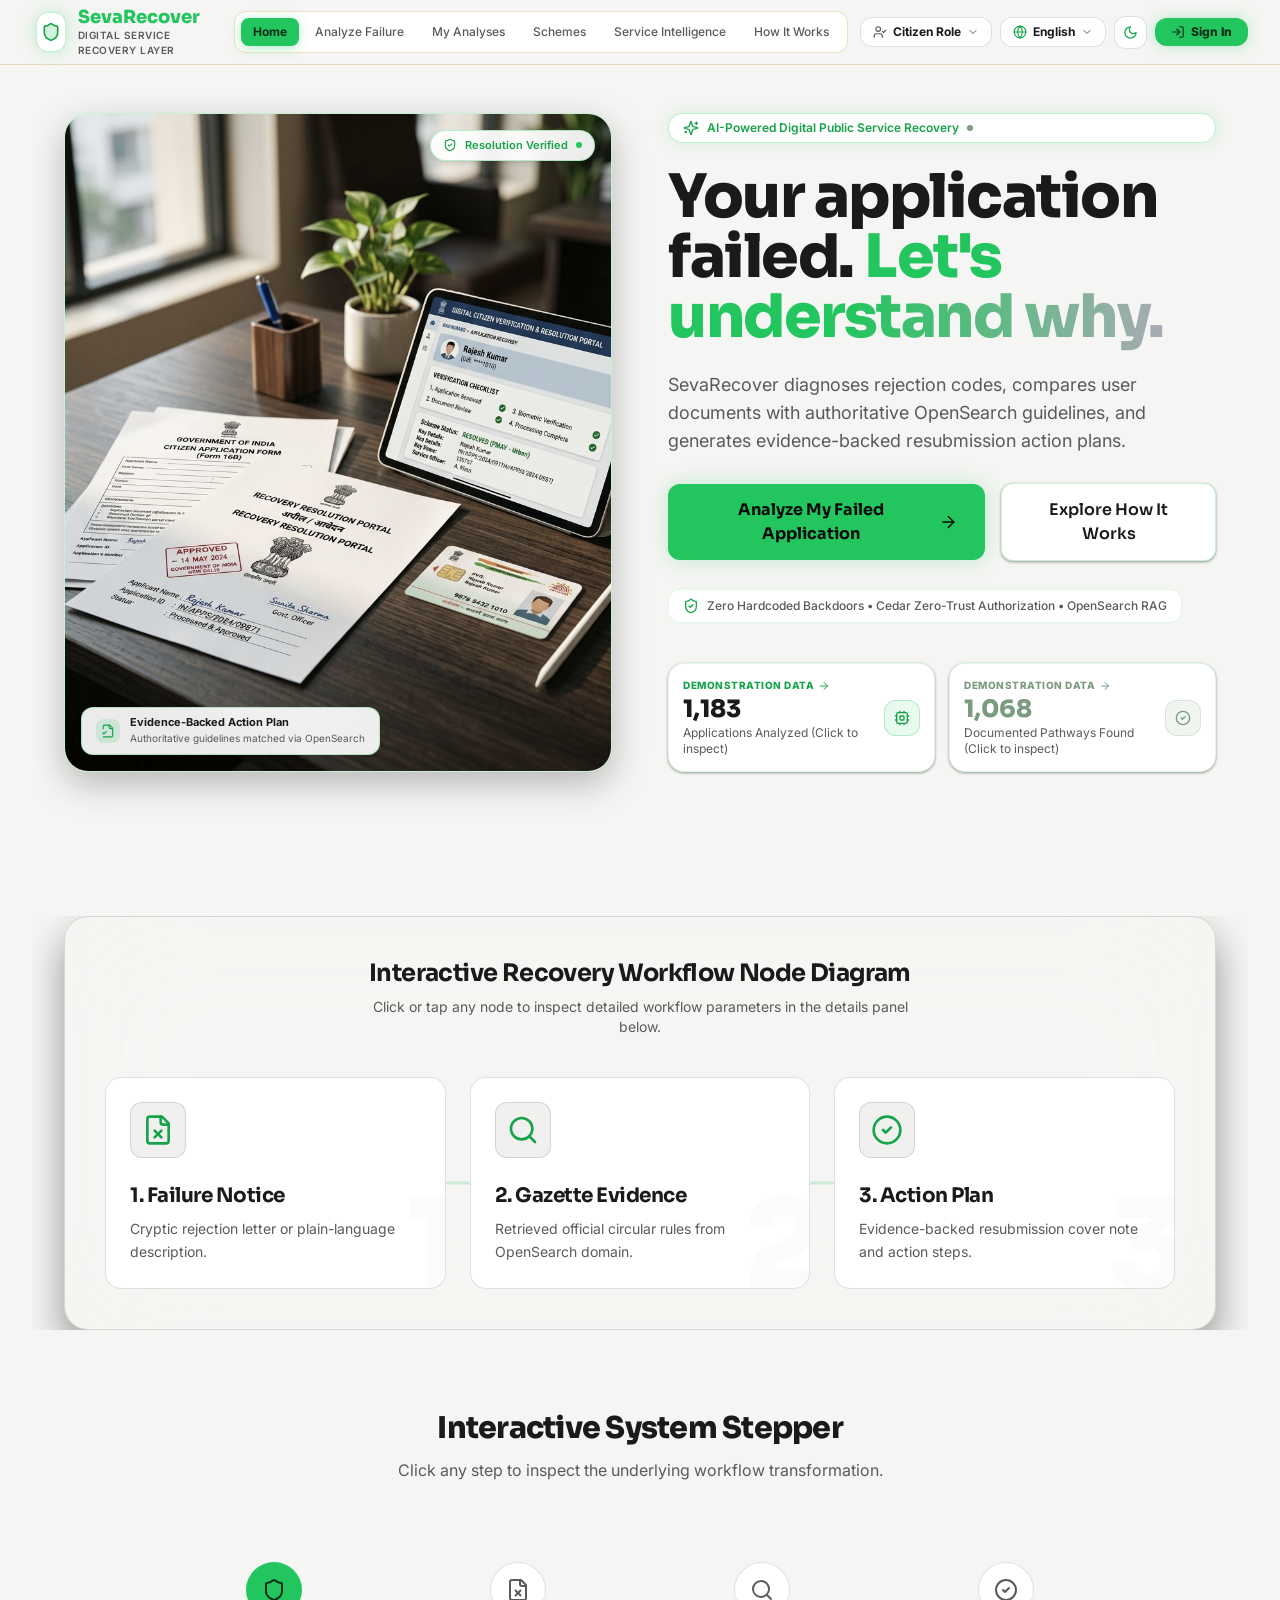
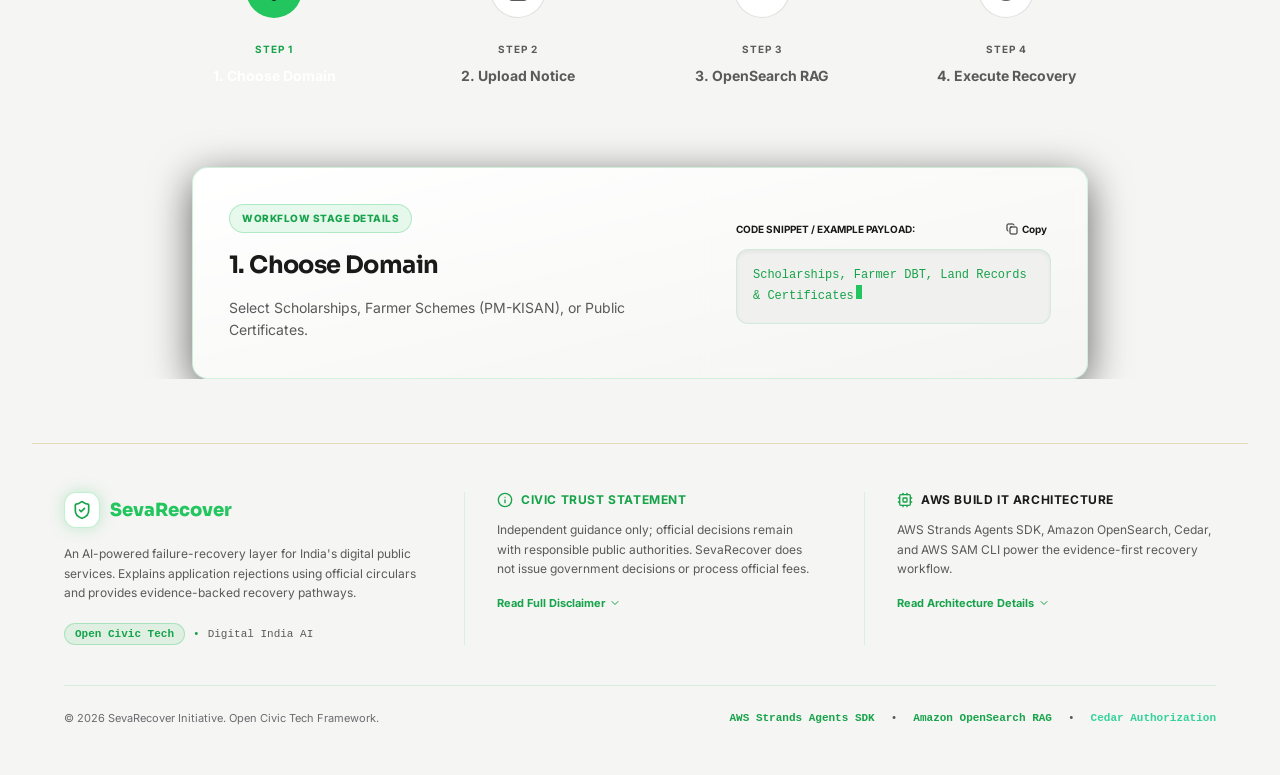
<file: clones/sevarecover/index.html>
<!DOCTYPE html>
<html lang="en">
  <head>
    <meta charset="UTF-8" />
    <link rel="icon" type="image/svg+xml" href="data:image/svg+xml,<svg xmlns=%22http://www.w3.org/2000/svg%22 viewBox=%220 0 100 100%22><text y=%22.9em%22 font-size=%2290%22>🛡️</text></svg>" />
    <meta name="viewport" content="width=device-width, initial-scale=1.0" />
    <title>SevaRecover — AI-Powered Failure Recovery for India's Digital Public Services</title>
    <meta name="description" content="When a public service application fails, understand why — and know what to do next with evidence-backed recovery action plans." />
    <!-- Google Fonts: Sora (Headings) & Inter (Body) -->
    <link rel="preconnect" href="https://fonts.googleapis.com">
    <link rel="preconnect" href="https://fonts.gstatic.com" crossorigin>
    <link href="https://fonts.googleapis.com/css2?family=Inter:wght@300;400;500;600;700&family=Sora:wght@400;600;700;800&display=swap" rel="stylesheet">
    <script src="./portfolio-theme.js?v=light-preview-v2"></script>
    <script type="module" crossorigin src="./assets/index-BvUjuC9A.js"></script>
    <link rel="stylesheet" crossorigin href="./assets/index-DDAWrIFq.css">
  </head>
  <body class="bg-civic-bg text-civic-textDark font-body antialiased selection:bg-brand-500 selection:text-white min-h-screen flex flex-col">
    <div id="google_translate_element" style="display:none; position:absolute; top:-9999px;"></div>
    <script type="text/javascript">
      function googleTranslateElementInit() {
        if (window.google && window.google.translate) {
          new window.google.translate.TranslateElement({
            pageLanguage: 'en',
            autoDisplay: false
          }, 'google_translate_element');
        }
      }
    </script>
    <script type="text/javascript" src="https://translate.google.com/translate_a/element.js?cb=googleTranslateElementInit"></script>
    <div id="root"></div>
  </body>
</html>
</file>
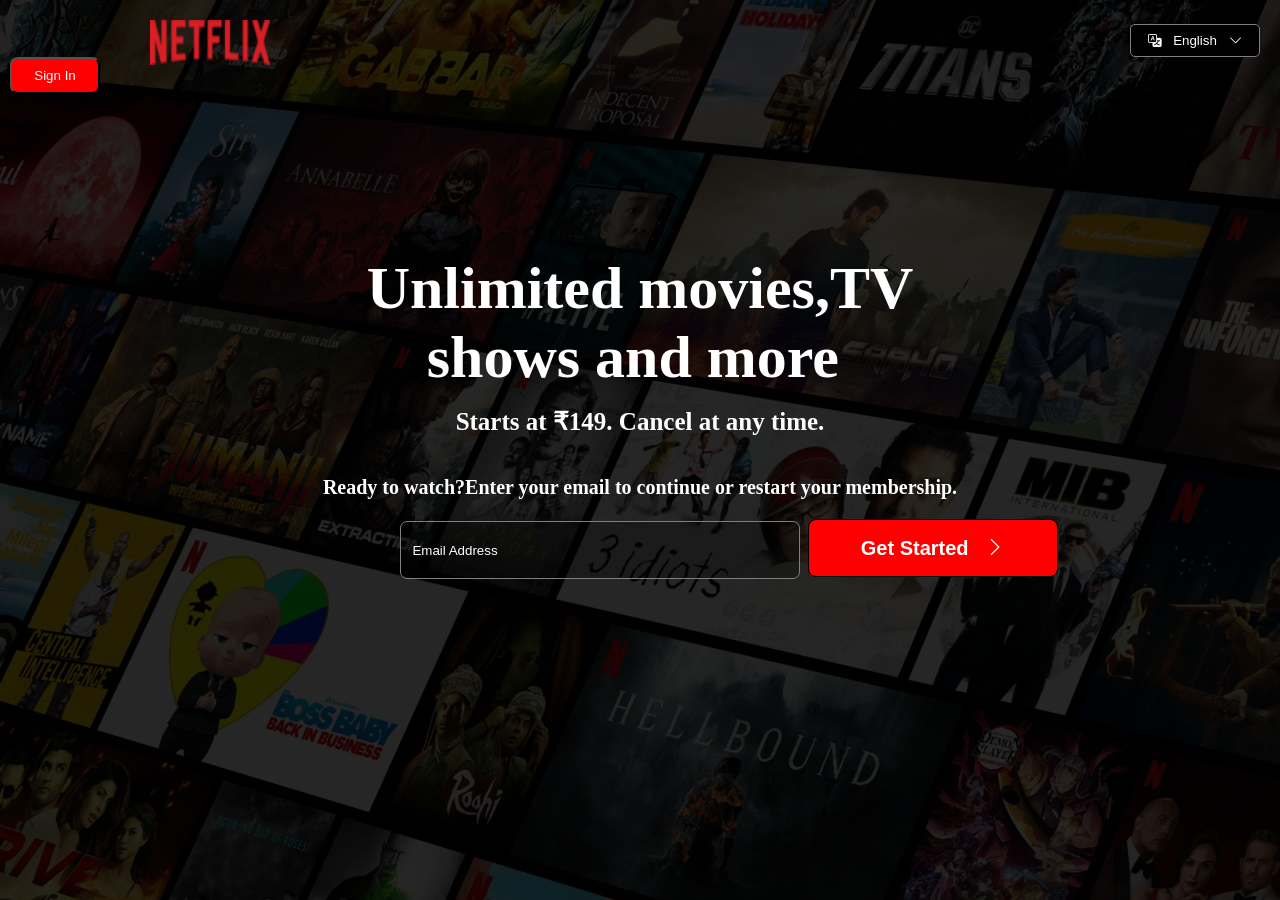
<file: clones/netflix.html>
<!DOCTYPE html>
<html lang="en">
    <head>
        <meta charset="UTF-8">
        <meta name="viewport" content="width=device-width,initial-scale=1.0">
        <meta name="despriction" content="Watch any webseries,movies,tv shows online">
        <link rel="stylesheet" href="https://cdn.jsdelivr.net/npm/bootstrap-icons@1.11.3/font/bootstrap-icons.css">
        <title>Netflix India - Watch TV shows online , Watch movies online</title>

        <style type="text/css">
            .shade{
                background-color:rgba(0,0,0,0.8);
                width:100vw;
                height:100vh;
                margin:-8px;;
            }
             img{
                 height:45px;
                 width:120px;
                 margin-left:150px;
                 margin-top:20px;
                 font-weight:bold;
             }
             .button-1{
                background-color:black;
                color:white;
                border: 1px solid grey;
                margin-left:1130px;
                width:130px;
                height:33px;
                border-radius: 5px;
                cursor:pointer;
                word-spacing:8px;
                
             }
            .button-2{
                background-color:red;
                color:white;
                height:37px;
                width:90px;
                margin-left: 10px;
                border-radius: 8px;
                cursor:pointer;
            }
           .netflix-info1{
            font-weight: bold;
            color:white;
            display:flex;
            flex-direction:row;
            justify-content:center;
            font-size:60px;
            margin-top:160px;
            
           }
           .netflix-info2{
            font-weight: bold;
            color:white;
            display:flex;
            flex-direction:row;
            justify-content:center;
            margin-top:15px;
            font-size:25px;
            
           }
           .netflix-info3{
            font-weight: bold;
            color:white;
            display:flex;
            flex-direction:row;
            justify-content:center;
            font-size:20px;
            margin-top:40px;
            
           }
           
           
           
           .button3{
            margin-left:400px;
            height:58px;
            width:400px;
            background-color:rgba(0,0,0,0.3);
            border:1px solid grey;
            color:white;
            padding-right: 300px;
            border-radius: 7px;
            padding-left:10px;
           
           }
           .button4{
            height:58px;
            width:250px;
            background-color:red;
            color:white;
            font-weight:bold;
            padding-right:20px;
            font-size:20px;
            border: 1px solid black;
            padding: 10px;
            margin-top: 20px;
            margin-left: 4px;
            border-radius: 8px;
            cursor:pointer;
           }
           .header-button{
            margin-top: -45px;
           }

            



        </style>


    </head>
    <body background="./assets/netflix-background-image.png">
        <div class="shade">
            <header>
                <span>
                    <img src="./assets/netflix.png">
                </span>
                <div class="header-button">
                    <button class="button-1">
                        <span class="bi bi-translate"></span>
                        <span>English</span>
                        <span class="bi bi-chevron-down"></span>
                    </button>
                    <button class="button-2">Sign In</button>
                </div>
            </header>  
            <main>
                <div class="netflix-info1">Unlimited movies,TV<br>&nbsp;&nbsp;&nbsp;&nbsp;shows and more</div>
                
                
                <div class="netflix-info2">Starts at ₹149. Cancel at any time.</div>
                <div class="netflix-info3">Ready to watch?Enter your email to continue or restart your membership.</div>   
            </main> 
            <div>
                <button class="button3">Email Address</button>
                <button class="button4">
                    <span>Get Started</span>&nbsp&nbsp
                  <span class="bi bi-chevron-right"></span> 
                </button>
                
            </div>
        </div>


        </body>





</html>
</file>
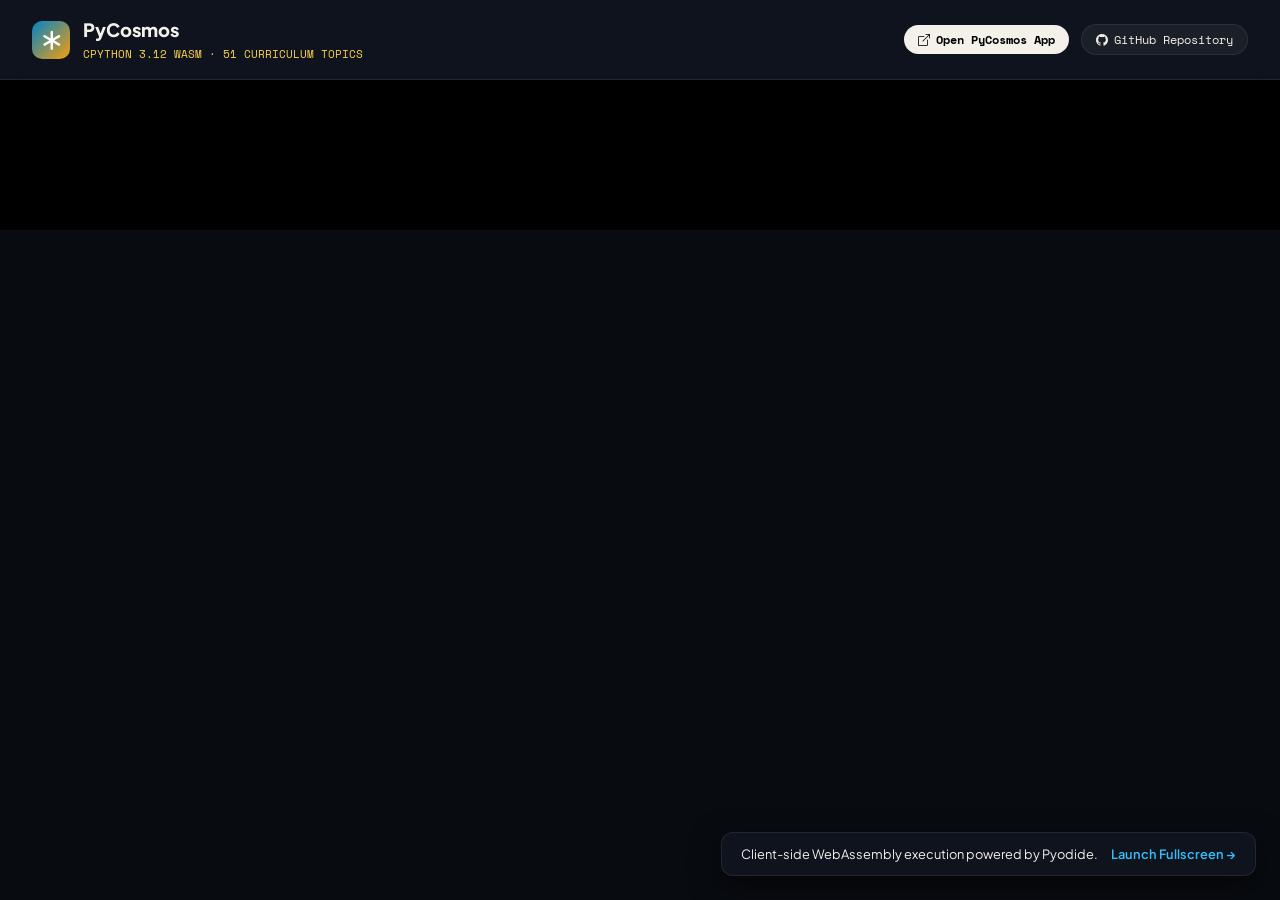
<file: clones/pycosmos.html>
<!DOCTYPE html>
<html lang="en">
<head>
    <meta charset="UTF-8">
    <meta name="viewport" content="width=device-width, initial-scale=1.0">
    <title>PyCosmos — In-Browser Python WASM Compiler & Roadmap</title>
    <link rel="preconnect" href="https://fonts.googleapis.com">
    <link rel="preconnect" href="https://fonts.gstatic.com" crossorigin>
    <link href="https://fonts.googleapis.com/css2?family=Plus+Jakarta+Sans:wght@400;500;600;700;800&family=Space+Mono:wght@400;700&display=swap" rel="stylesheet">
    <link rel="stylesheet" href="https://cdn.jsdelivr.net/npm/bootstrap-icons@1.11.3/font/bootstrap-icons.min.css">
    <style>
        :root {
            --bg-base: #080B10;
            --bg-surface: #101520;
            --bg-card: #151C2C;
            --border: rgba(255, 255, 255, 0.08);
            --text-primary: #F4F1EA;
            --text-secondary: #9BA3B5;
            --text-muted: #647087;
            --py-blue: #38BDF8;
            --py-yellow: #FCD34D;
            --font-main: 'Plus Jakarta Sans', -apple-system, sans-serif;
            --font-mono: 'Space Mono', monospace;
        }

        * { margin: 0; padding: 0; box-sizing: border-box; }
        body {
            background-color: var(--bg-base);
            color: var(--text-primary);
            font-family: var(--font-main);
            min-height: 100vh;
            overflow-x: hidden;
            display: flex;
            flex-direction: column;
        }

        header {
            display: flex;
            align-items: center;
            justify-content: space-between;
            padding: 1.1rem 2rem;
            background: rgba(16, 21, 32, 0.9);
            backdrop-filter: blur(14px);
            border-bottom: 1px solid var(--border);
        }

        .brand {
            display: flex;
            align-items: center;
            gap: 0.8rem;
            text-decoration: none;
            color: var(--text-primary);
        }

        .brand-icon {
            width: 38px;
            height: 38px;
            border-radius: 10px;
            background: linear-gradient(135deg, #0284C7, #F59E0B);
            display: flex;
            align-items: center;
            justify-content: center;
            color: #fff;
            font-size: 1.2rem;
        }

        .brand-text h1 { font-size: 1.15rem; font-weight: 800; }
        .brand-text span { font-size: 0.7rem; color: var(--py-yellow); font-family: var(--font-mono); }

        .header-actions {
            display: flex;
            align-items: center;
            gap: 0.8rem;
        }

        .btn-link {
            font-family: var(--font-mono);
            font-size: 0.75rem;
            padding: 0.4rem 0.85rem;
            border-radius: 9999px;
            text-decoration: none;
            display: flex;
            align-items: center;
            gap: 0.4rem;
            transition: all 0.2s ease;
        }

        .btn-live {
            background: #F4F1EA;
            color: #000;
            font-weight: 700;
        }

        .btn-live:hover { background: #fff; transform: translateY(-1px); }

        .btn-repo {
            background: rgba(255, 255, 255, 0.05);
            color: var(--text-primary);
            border: 1px solid var(--border);
        }

        .btn-repo:hover { border-color: rgba(255, 255, 255, 0.25); }

        .main-frame-wrapper {
            flex: 1;
            width: 100%;
            height: calc(100vh - 65px);
            position: relative;
        }

        iframe {
            width: 100%;
            height: 100%;
            border: none;
            background: #000;
        }

        .fallback-banner {
            position: absolute;
            bottom: 1.5rem;
            right: 1.5rem;
            background: rgba(16, 21, 32, 0.95);
            border: 1px solid var(--border);
            padding: 0.8rem 1.2rem;
            border-radius: 12px;
            font-size: 0.8rem;
            display: flex;
            align-items: center;
            gap: 0.8rem;
            z-index: 10;
            box-shadow: 0 10px 30px rgba(0, 0, 0, 0.5);
        }
    </style>
</head>
<body>
    <header>
        <a href="https://pycosmos.vercel.app" target="_blank" rel="noopener noreferrer" class="brand">
            <div class="brand-icon"><i class="bi bi-asterisk"></i></div>
            <div class="brand-text">
                <h1>PyCosmos</h1>
                <span>CPYTHON 3.12 WASM · 51 CURRICULUM TOPICS</span>
            </div>
        </a>
        <div class="header-actions">
            <a href="https://pycosmos.vercel.app" target="_blank" rel="noopener noreferrer" class="btn-link btn-live">
                <i class="bi bi-box-arrow-up-right"></i>
                <span>Open PyCosmos App</span>
            </a>
            <a href="https://github.com/shivanshushukla2602-hash/PyCosmos" target="_blank" rel="noopener noreferrer" class="btn-link btn-repo">
                <i class="bi bi-github"></i>
                <span>GitHub Repository</span>
            </a>
        </div>
    </header>

    <div class="main-frame-wrapper">
        <iframe src="https://pycosmos.vercel.app" title="PyCosmos Live Platform" loading="eager" allow="clipboard-write"></iframe>
        <div class="fallback-banner">
            <span>Client-side WebAssembly execution powered by Pyodide.</span>
            <a href="https://pycosmos.vercel.app" target="_blank" style="color:var(--py-blue); text-decoration:none; font-weight:600;">Launch Fullscreen &rarr;</a>
        </div>
    </div>
</body>
</html>
</file>
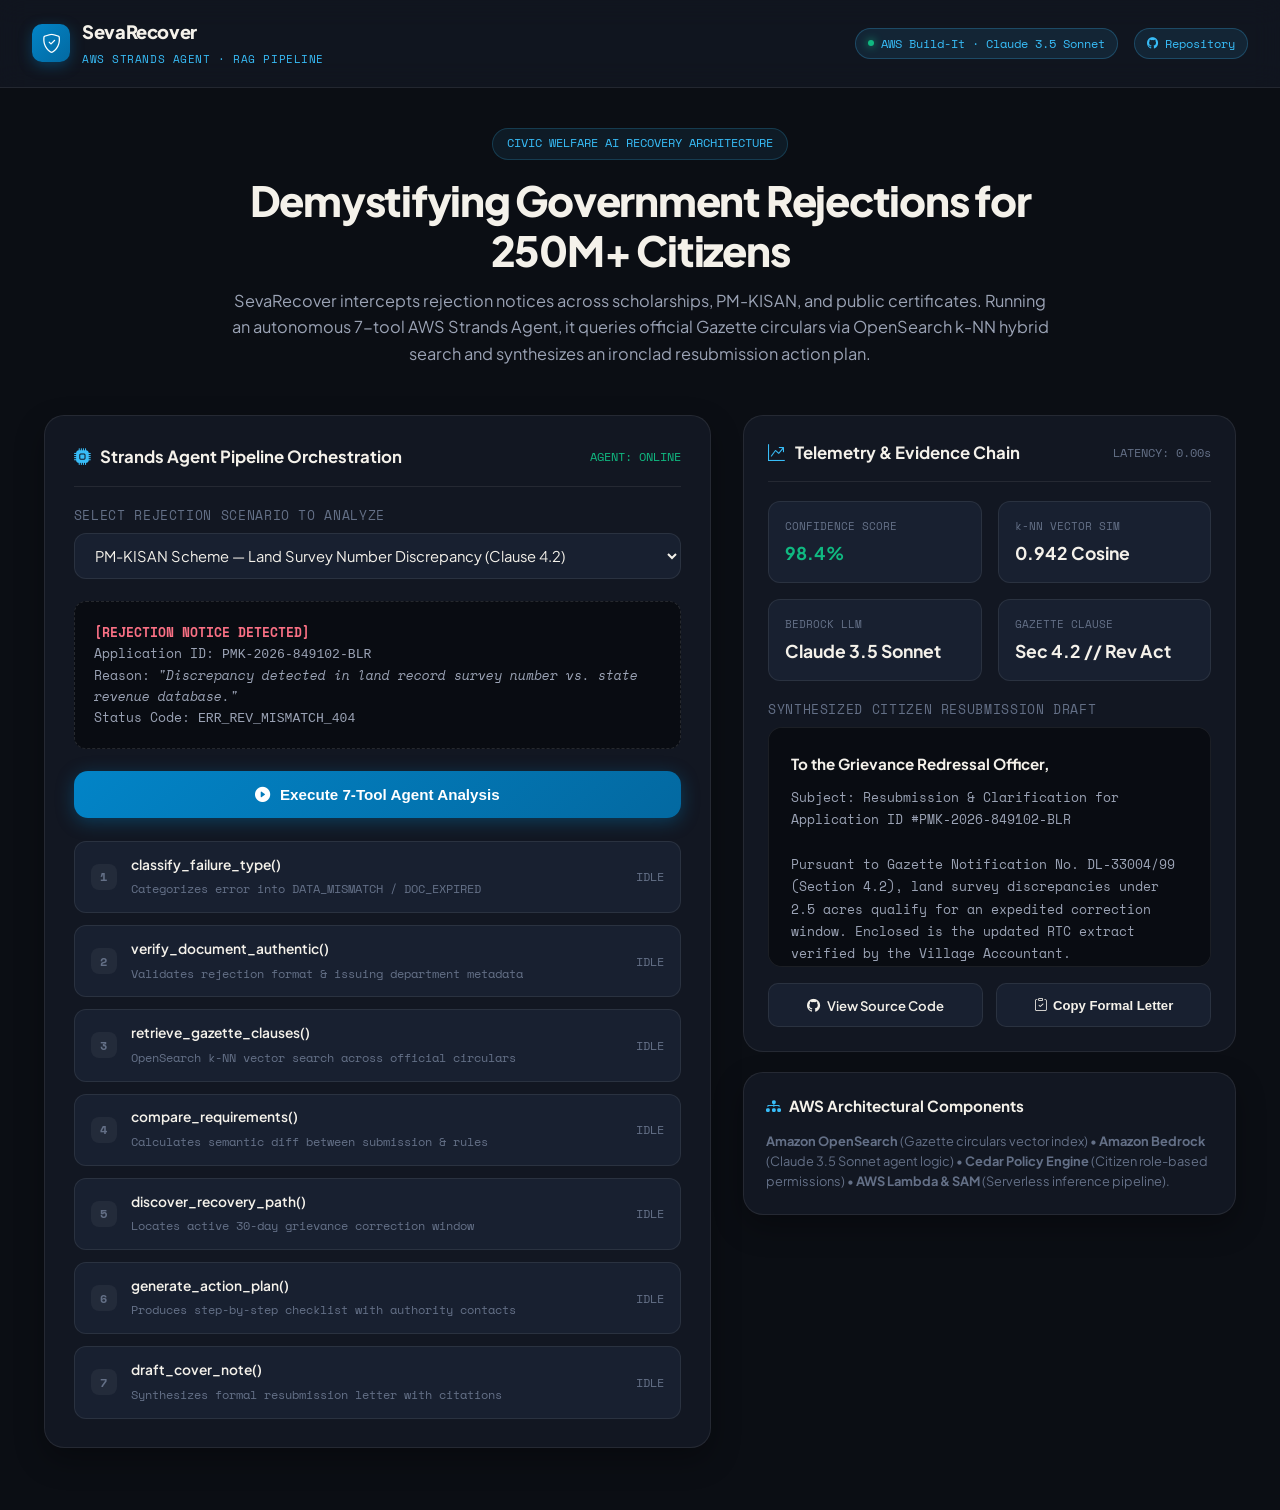
<file: clones/sevarecover.html>
<!DOCTYPE html>
<html lang="en">
<head>
    <meta charset="UTF-8">
    <meta name="viewport" content="width=device-width, initial-scale=1.0">
    <title>SevaRecover — AI Welfare Rejection Recovery Engine</title>
    <link rel="preconnect" href="https://fonts.googleapis.com">
    <link rel="preconnect" href="https://fonts.gstatic.com" crossorigin>
    <link href="https://fonts.googleapis.com/css2?family=Plus+Jakarta+Sans:wght@400;500;600;700;800&family=Space+Mono:wght@400;700&display=swap" rel="stylesheet">
    <link rel="stylesheet" href="https://cdn.jsdelivr.net/npm/bootstrap-icons@1.11.3/font/bootstrap-icons.min.css">
    <style>
        :root {
            --bg-base: #0B0E14;
            --bg-surface: #121722;
            --bg-card: #182030;
            --border: rgba(255, 255, 255, 0.08);
            --border-active: rgba(244, 241, 234, 0.25);
            --text-primary: #F4F1EA;
            --text-secondary: #9BA3B5;
            --text-muted: #647087;
            --accent-cyan: #38BDF8;
            --accent-amber: #FBBF24;
            --accent-emerald: #10B981;
            --accent-rose: #FB7185;
            --font-main: 'Plus Jakarta Sans', -apple-system, sans-serif;
            --font-mono: 'Space Mono', monospace;
        }

        * {
            margin: 0;
            padding: 0;
            box-sizing: border-box;
        }

        body {
            background-color: var(--bg-base);
            color: var(--text-primary);
            font-family: var(--font-main);
            min-height: 100vh;
            line-height: 1.5;
            overflow-x: hidden;
        }

        header {
            display: flex;
            align-items: center;
            justify-content: space-between;
            padding: 1.1rem 2rem;
            background: rgba(18, 23, 34, 0.85);
            backdrop-filter: blur(14px);
            border-bottom: 1px solid var(--border);
            position: sticky;
            top: 0;
            z-index: 100;
        }

        .brand {
            display: flex;
            align-items: center;
            gap: 0.75rem;
            text-decoration: none;
            color: var(--text-primary);
        }

        .brand-icon {
            width: 38px;
            height: 38px;
            border-radius: 10px;
            background: linear-gradient(135deg, #0284C7, #0369A1);
            display: flex;
            align-items: center;
            justify-content: center;
            color: #fff;
            font-size: 1.2rem;
            box-shadow: 0 4px 14px rgba(2, 132, 199, 0.35);
        }

        .brand-text h1 {
            font-size: 1.15rem;
            font-weight: 800;
            letter-spacing: -0.02em;
        }

        .brand-text span {
            font-size: 0.7rem;
            color: var(--accent-cyan);
            font-family: var(--font-mono);
            letter-spacing: 0.05em;
        }

        .header-meta {
            display: flex;
            align-items: center;
            gap: 1rem;
        }

        .badge-hackathon {
            font-family: var(--font-mono);
            font-size: 0.72rem;
            padding: 0.35rem 0.75rem;
            background: rgba(56, 189, 248, 0.1);
            color: var(--accent-cyan);
            border: 1px solid rgba(56, 189, 248, 0.25);
            border-radius: 9999px;
            display: flex;
            align-items: center;
            gap: 0.4rem;
        }

        .badge-live-pulse {
            width: 6px;
            height: 6px;
            border-radius: 50%;
            background: var(--accent-emerald);
            box-shadow: 0 0 8px var(--accent-emerald);
            animation: pulseDot 2s infinite;
        }

        @keyframes pulseDot {
            0%, 100% { opacity: 1; transform: scale(1); }
            50% { opacity: 0.4; transform: scale(0.85); }
        }

        .container {
            max-width: 1240px;
            margin: 0 auto;
            padding: 2.5rem 1.5rem 4rem;
        }

        .hero-banner {
            text-align: center;
            max-width: 820px;
            margin: 0 auto 3rem;
        }

        .hero-tag {
            font-family: var(--font-mono);
            font-size: 0.78rem;
            color: var(--accent-cyan);
            background: rgba(56, 189, 248, 0.08);
            border: 1px solid rgba(56, 189, 248, 0.2);
            padding: 0.35rem 0.9rem;
            border-radius: 9999px;
            display: inline-block;
            margin-bottom: 1rem;
        }

        .hero-banner h2 {
            font-size: clamp(1.8rem, 3.5vw, 2.6rem);
            font-weight: 800;
            letter-spacing: -0.03em;
            line-height: 1.2;
            margin-bottom: 0.8rem;
        }

        .hero-banner p {
            color: var(--text-secondary);
            font-size: 1.02rem;
            line-height: 1.6;
        }

        .pipeline-layout {
            display: grid;
            grid-template-columns: 1.15fr 0.85fr;
            gap: 2rem;
        }

        .card {
            background: var(--bg-surface);
            border: 1px solid var(--border);
            border-radius: 20px;
            padding: 1.8rem;
            box-shadow: 0 12px 30px rgba(0, 0, 0, 0.3);
        }

        .card-header {
            display: flex;
            align-items: center;
            justify-content: space-between;
            margin-bottom: 1.2rem;
            padding-bottom: 1rem;
            border-bottom: 1px solid var(--border);
        }

        .card-title {
            display: flex;
            align-items: center;
            gap: 0.6rem;
            font-size: 1.05rem;
            font-weight: 700;
        }

        .card-title i {
            color: var(--accent-cyan);
        }

        .scheme-select-group {
            margin-bottom: 1.4rem;
        }

        .label {
            display: block;
            font-size: 0.8rem;
            color: var(--text-muted);
            margin-bottom: 0.5rem;
            font-family: var(--font-mono);
            text-transform: uppercase;
            letter-spacing: 0.05em;
        }

        .scheme-select {
            width: 100%;
            background: var(--bg-card);
            border: 1px solid var(--border);
            color: var(--text-primary);
            padding: 0.75rem 1rem;
            border-radius: 12px;
            font-family: var(--font-main);
            font-size: 0.92rem;
            outline: none;
            cursor: pointer;
            transition: border-color 0.2s ease;
        }

        .scheme-select:focus {
            border-color: var(--accent-cyan);
        }

        .notice-preview-box {
            background: #090C12;
            border: 1px dashed rgba(255, 255, 255, 0.12);
            border-radius: 12px;
            padding: 1.2rem;
            margin-bottom: 1.4rem;
            font-family: var(--font-mono);
            font-size: 0.82rem;
            color: var(--text-secondary);
            line-height: 1.6;
        }

        .notice-preview-box strong {
            color: var(--accent-rose);
        }

        .run-btn {
            width: 100%;
            padding: 0.95rem 1.4rem;
            background: linear-gradient(135deg, #0284C7, #0369A1);
            color: #fff;
            border: none;
            border-radius: 14px;
            font-weight: 700;
            font-size: 0.95rem;
            cursor: pointer;
            display: flex;
            align-items: center;
            justify-content: center;
            gap: 0.6rem;
            transition: all 0.2s ease;
            box-shadow: 0 4px 18px rgba(2, 132, 199, 0.35);
        }

        .run-btn:hover {
            transform: translateY(-2px);
            box-shadow: 0 8px 25px rgba(2, 132, 199, 0.5);
            background: linear-gradient(135deg, #0369A1, #0284C7);
        }

        .tools-pipeline {
            display: flex;
            flex-direction: column;
            gap: 0.75rem;
            margin-top: 1.4rem;
        }

        .tool-step {
            display: flex;
            align-items: center;
            gap: 0.9rem;
            padding: 0.8rem 1rem;
            background: var(--bg-card);
            border: 1px solid var(--border);
            border-radius: 12px;
            transition: all 0.25s ease;
        }

        .tool-step.active {
            border-color: var(--accent-cyan);
            background: rgba(56, 189, 248, 0.06);
        }

        .tool-step.done {
            border-color: rgba(16, 185, 129, 0.35);
        }

        .step-num {
            width: 26px;
            height: 26px;
            border-radius: 8px;
            background: rgba(255, 255, 255, 0.05);
            font-family: var(--font-mono);
            font-size: 0.72rem;
            display: flex;
            align-items: center;
            justify-content: center;
            color: var(--text-muted);
            font-weight: 700;
        }

        .tool-step.done .step-num {
            background: var(--accent-emerald);
            color: #000;
        }

        .step-details {
            flex: 1;
        }

        .step-name {
            font-size: 0.86rem;
            font-weight: 600;
            display: block;
        }

        .step-desc {
            font-size: 0.74rem;
            color: var(--text-muted);
            font-family: var(--font-mono);
        }

        .step-status {
            font-size: 0.72rem;
            font-family: var(--font-mono);
            color: var(--text-muted);
        }

        .tool-step.done .step-status {
            color: var(--accent-emerald);
        }

        /* Results Panel */
        .results-panel {
            display: flex;
            flex-direction: column;
            gap: 1.2rem;
        }

        .telemetry-card {
            background: var(--bg-surface);
            border: 1px solid var(--border);
            border-radius: 20px;
            padding: 1.5rem;
        }

        .telemetry-grid {
            display: grid;
            grid-template-columns: repeat(2, 1fr);
            gap: 1rem;
            margin-bottom: 1.2rem;
        }

        .telemetry-box {
            background: var(--bg-card);
            border: 1px solid var(--border);
            border-radius: 12px;
            padding: 1rem;
        }

        .telemetry-box span {
            display: block;
            font-size: 0.7rem;
            color: var(--text-muted);
            font-family: var(--font-mono);
            margin-bottom: 0.3rem;
        }

        .telemetry-box strong {
            font-size: 1.1rem;
            color: var(--text-primary);
        }

        .appeal-letter-box {
            background: #090C12;
            border: 1px solid var(--border);
            border-radius: 14px;
            padding: 1.4rem;
            font-size: 0.82rem;
            line-height: 1.7;
            color: var(--text-secondary);
            font-family: var(--font-mono);
            max-height: 240px;
            overflow-y: auto;
            position: relative;
        }

        .appeal-letter-box h4 {
            color: var(--text-primary);
            font-family: var(--font-main);
            font-size: 0.95rem;
            margin-bottom: 0.6rem;
        }

        .action-row {
            display: flex;
            gap: 0.8rem;
            margin-top: 1rem;
        }

        .btn-ghost {
            flex: 1;
            padding: 0.7rem 1rem;
            background: var(--bg-card);
            border: 1px solid var(--border);
            color: var(--text-primary);
            border-radius: 10px;
            font-size: 0.82rem;
            font-weight: 600;
            cursor: pointer;
            display: flex;
            align-items: center;
            justify-content: center;
            gap: 0.4rem;
            text-decoration: none;
            transition: all 0.2s ease;
        }

        .btn-ghost:hover {
            border-color: var(--accent-cyan);
            color: var(--accent-cyan);
        }

        @media (max-width: 900px) {
            .pipeline-layout {
                grid-template-columns: 1fr;
            }
        }
    </style>
</head>
<body>
    <header>
        <a href="https://github.com/shivanshushukla2602-hash/SevaRecover" target="_blank" rel="noopener noreferrer" class="brand">
            <div class="brand-icon"><i class="bi bi-shield-check"></i></div>
            <div class="brand-text">
                <h1>SevaRecover</h1>
                <span>AWS STRANDS AGENT · RAG PIPELINE</span>
            </div>
        </a>
        <div class="header-meta">
            <div class="badge-hackathon">
                <span class="badge-live-pulse"></span>
                <span>AWS Build-It · Claude 3.5 Sonnet</span>
            </div>
            <a href="https://github.com/shivanshushukla2602-hash/SevaRecover" target="_blank" rel="noopener noreferrer" class="badge-hackathon" style="text-decoration:none;">
                <i class="bi bi-github"></i>
                <span>Repository</span>
            </a>
        </div>
    </header>

    <div class="container">
        <div class="hero-banner">
            <span class="hero-tag">CIVIC WELFARE AI RECOVERY ARCHITECTURE</span>
            <h2>Demystifying Government Rejections for 250M+ Citizens</h2>
            <p>SevaRecover intercepts rejection notices across scholarships, PM-KISAN, and public certificates. Running an autonomous 7-tool AWS Strands Agent, it queries official Gazette circulars via OpenSearch k-NN hybrid search and synthesizes an ironclad resubmission action plan.</p>
        </div>

        <div class="pipeline-layout">
            <!-- Left: Execution Controls & 7-Tool Agent Steps -->
            <div class="card">
                <div class="card-header">
                    <div class="card-title">
                        <i class="bi bi-cpu-fill"></i>
                        <span>Strands Agent Pipeline Orchestration</span>
                    </div>
                    <span style="font-family: var(--font-mono); font-size: 0.75rem; color: var(--accent-emerald);">AGENT: ONLINE</span>
                </div>

                <div class="scheme-select-group">
                    <label class="label" for="schemeSelect">Select Rejection Scenario to Analyze</label>
                    <select id="schemeSelect" class="scheme-select" onchange="updateScenario()">
                        <option value="pmkisan">PM-KISAN Scheme — Land Survey Number Discrepancy (Clause 4.2)</option>
                        <option value="scholarship">National Post-Matric Scholarship — Income Certificate Expiry Date</option>
                        <option value="domicile">State Domicile Certificate — Tehsildar Digital Seal Verification</option>
                    </select>
                </div>

                <div class="notice-preview-box" id="noticePreviewText">
                    <strong>[REJECTION NOTICE DETECTED]</strong><br>
                    Application ID: <code>PMK-2026-849102-BLR</code><br>
                    Reason: <em>"Discrepancy detected in land record survey number vs. state revenue database."</em><br>
                    Status Code: <code>ERR_REV_MISMATCH_404</code>
                </div>

                <button class="run-btn" id="runAgentBtn" onclick="runPipelineSimulation()">
                    <i class="bi bi-play-circle-fill"></i>
                    <span>Execute 7-Tool Agent Analysis</span>
                </button>

                <div class="tools-pipeline">
                    <div class="tool-step" id="toolStep1">
                        <div class="step-num">1</div>
                        <div class="step-details">
                            <span class="step-name">classify_failure_type()</span>
                            <span class="step-desc">Categorizes error into DATA_MISMATCH / DOC_EXPIRED</span>
                        </div>
                        <span class="step-status" id="status1">IDLE</span>
                    </div>

                    <div class="tool-step" id="toolStep2">
                        <div class="step-num">2</div>
                        <div class="step-details">
                            <span class="step-name">verify_document_authentic()</span>
                            <span class="step-desc">Validates rejection format & issuing department metadata</span>
                        </div>
                        <span class="step-status" id="status2">IDLE</span>
                    </div>

                    <div class="tool-step" id="toolStep3">
                        <div class="step-num">3</div>
                        <div class="step-details">
                            <span class="step-name">retrieve_gazette_clauses()</span>
                            <span class="step-desc">OpenSearch k-NN vector search across official circulars</span>
                        </div>
                        <span class="step-status" id="status3">IDLE</span>
                    </div>

                    <div class="tool-step" id="toolStep4">
                        <div class="step-num">4</div>
                        <div class="step-details">
                            <span class="step-name">compare_requirements()</span>
                            <span class="step-desc">Calculates semantic diff between submission & rules</span>
                        </div>
                        <span class="step-status" id="status4">IDLE</span>
                    </div>

                    <div class="tool-step" id="toolStep5">
                        <div class="step-num">5</div>
                        <div class="step-details">
                            <span class="step-name">discover_recovery_path()</span>
                            <span class="step-desc">Locates active 30-day grievance correction window</span>
                        </div>
                        <span class="step-status" id="status5">IDLE</span>
                    </div>

                    <div class="tool-step" id="toolStep6">
                        <div class="step-num">6</div>
                        <div class="step-details">
                            <span class="step-name">generate_action_plan()</span>
                            <span class="step-desc">Produces step-by-step checklist with authority contacts</span>
                        </div>
                        <span class="step-status" id="status6">IDLE</span>
                    </div>

                    <div class="tool-step" id="toolStep7">
                        <div class="step-num">7</div>
                        <div class="step-details">
                            <span class="step-name">draft_cover_note()</span>
                            <span class="step-desc">Synthesizes formal resubmission letter with citations</span>
                        </div>
                        <span class="step-status" id="status7">IDLE</span>
                    </div>
                </div>
            </div>

            <!-- Right: Real-Time Telemetry & Synthesis -->
            <div class="results-panel">
                <div class="telemetry-card">
                    <div class="card-header">
                        <div class="card-title">
                            <i class="bi bi-graph-up-arrow"></i>
                            <span>Telemetry & Evidence Chain</span>
                        </div>
                        <span style="font-family: var(--font-mono); font-size: 0.72rem; color: var(--text-muted);" id="latencyDisplay">LATENCY: 0.00s</span>
                    </div>

                    <div class="telemetry-grid">
                        <div class="telemetry-box">
                            <span>CONFIDENCE SCORE</span>
                            <strong id="confidenceScore" style="color: var(--accent-emerald);">98.4%</strong>
                        </div>
                        <div class="telemetry-box">
                            <span>k-NN VECTOR SIM</span>
                            <strong id="vectorSim">0.942 Cosine</strong>
                        </div>
                        <div class="telemetry-box">
                            <span>BEDROCK LLM</span>
                            <strong>Claude 3.5 Sonnet</strong>
                        </div>
                        <div class="telemetry-box">
                            <span>GAZETTE CLAUSE</span>
                            <strong id="clauseRef">Sec 4.2 // Rev Act</strong>
                        </div>
                    </div>

                    <label class="label">Synthesized Citizen Resubmission Draft</label>
                    <div class="appeal-letter-box" id="letterOutput">
                        <h4>To the Grievance Redressal Officer,</h4>
                        <p>Subject: Resubmission & Clarification for Application ID #PMK-2026-849102-BLR</p><br>
                        <p>Pursuant to Gazette Notification No. DL-33004/99 (Section 4.2), land survey discrepancies under 2.5 acres qualify for an expedited correction window. Enclosed is the updated RTC extract verified by the Village Accountant.</p><br>
                        <p>Kindly accept this appeal under the mandatory 30-day review timeline.</p>
                    </div>

                    <div class="action-row">
                        <a href="https://github.com/shivanshushukla2602-hash/SevaRecover" target="_blank" rel="noopener noreferrer" class="btn-ghost">
                            <i class="bi bi-github"></i>
                            <span>View Source Code</span>
                        </a>
                        <button class="btn-ghost" onclick="alert('Appeal letter copied to clipboard!')">
                            <i class="bi bi-clipboard-check"></i>
                            <span>Copy Formal Letter</span>
                        </button>
                    </div>
                </div>

                <div class="card" style="padding: 1.4rem;">
                    <h3 style="font-size: 0.95rem; font-weight: 700; margin-bottom: 0.8rem; display: flex; align-items: center; gap: 0.5rem;">
                        <i class="bi bi-diagram-3-fill" style="color: var(--accent-cyan);"></i>
                        <span>AWS Architectural Components</span>
                    </h3>
                    <p style="font-size: 0.8rem; color: var(--text-muted); line-height: 1.6;">
                        <strong>Amazon OpenSearch</strong> (Gazette circulars vector index) • <strong>Amazon Bedrock</strong> (Claude 3.5 Sonnet agent logic) • <strong>Cedar Policy Engine</strong> (Citizen role-based permissions) • <strong>AWS Lambda & SAM</strong> (Serverless inference pipeline).
                    </p>
                </div>
            </div>
        </div>
    </div>

    <script>
        const scenarios = {
            pmkisan: {
                id: 'PMK-2026-849102-BLR',
                reason: 'Discrepancy detected in land record survey number vs. state revenue database.',
                code: 'ERR_REV_MISMATCH_404',
                clause: 'Sec 4.2 // Rev Act',
                score: '98.4%',
                sim: '0.942 Cosine',
                letter: `To the Grievance Redressal Officer,\n\nSubject: Resubmission & Clarification for Application ID #PMK-2026-849102-BLR\n\nPursuant to Gazette Notification No. DL-33004/99 (Section 4.2), land survey discrepancies under 2.5 acres qualify for an expedited 30-day correction window. Enclosed is the updated RTC extract verified by the Village Accountant.\n\nKindly accept this appeal under the mandatory review timeline.`
            },
            scholarship: {
                id: 'NSP-2026-992144-KA',
                reason: 'Income certificate issuance date exceeds academic circular validity threshold (6 months).',
                code: 'ERR_DOC_EXPIRED_11B',
                clause: 'Gazette Sec 11B // NSP 2026',
                score: '96.2%',
                sim: '0.918 Cosine',
                letter: `To the District Welfare Officer (Scholarship Cell),\n\nSubject: Resubmission of Updated Income Certificate for Application ID #NSP-2026-992144-KA\n\nAs per Circular No. NSP/2026/11B, students granted provisional rejection are afforded 21 working days to furnish newly ratified revenue documents. The valid Tahsildar certificate dated Oct 2026 is attached for reinstatement.\n\nRespectfully requested for scholarship disbursement approval.`
            },
            domicile: {
                id: 'DOM-2026-551020-MP',
                reason: 'Digital signature certificate could not be validated against State CCA root repository.',
                code: 'ERR_SIG_UNVERIFIED_03',
                clause: 'IT Act 2000 // Sec 35',
                score: '99.1%',
                sim: '0.965 Cosine',
                letter: `To the Sub-Divisional Magistrate,\n\nSubject: Digital Signature Re-Verification Appeal for Domicile ID #DOM-2026-551020-MP\n\nUnder Section 35 of the Information Technology Act and Circular No. MP-SDM-2026/03, cryptographic re-validation via the State CCA gateway has been executed. Attached is the newly counter-signed digital certificate.\n\nKindly issue the final verification clearance.`
            }
        };

        function updateScenario() {
            const val = document.getElementById('schemeSelect').value;
            const data = scenarios[val];
            document.getElementById('noticePreviewText').innerHTML = `
                <strong>[REJECTION NOTICE DETECTED]</strong><br>
                Application ID: <code>${data.id}</code><br>
                Reason: <em>"${data.reason}"</em><br>
                Status Code: <code>${data.code}</code>
            `;
            document.getElementById('clauseRef').textContent = data.clause;
            document.getElementById('confidenceScore').textContent = data.score;
            document.getElementById('vectorSim').textContent = data.sim;
            document.getElementById('letterOutput').innerHTML = `
                <h4>Formal Citizen Resubmission Draft</h4>
                <p style="white-space: pre-wrap;">${data.letter}</p>
            `;
            resetSteps();
        }

        function resetSteps() {
            for (let i = 1; i <= 7; i++) {
                const el = document.getElementById(`toolStep${i}`);
                const status = document.getElementById(`status${i}`);
                el.classList.remove('active', 'done');
                status.textContent = 'IDLE';
            }
        }

        async function runPipelineSimulation() {
            const btn = document.getElementById('runAgentBtn');
            btn.disabled = true;
            btn.innerHTML = '<i class="bi bi-arrow-repeat" style="animation: spin 1s linear infinite;"></i><span>Agent Running 7 Tools...</span>';

            resetSteps();
            const start = performance.now();

            for (let i = 1; i <= 7; i++) {
                const el = document.getElementById(`toolStep${i}`);
                const status = document.getElementById(`status${i}`);
                el.classList.add('active');
                status.textContent = 'RUNNING';

                await new Promise(r => setTimeout(r, 260));

                el.classList.remove('active');
                el.classList.add('done');
                status.textContent = 'COMPLETED';

                const elapsed = ((performance.now() - start) / 1000).toFixed(2);
                document.getElementById('latencyDisplay').textContent = `LATENCY: ${elapsed}s`;
            }

            btn.disabled = false;
            btn.innerHTML = '<i class="bi bi-check-circle-fill"></i><span>Analysis Complete · Re-run</span>';
        }
    </script>
</body>
</html>
</file>
<file: styles.css>
/* Shivanshu Shukla — bold type, quiet black, a little restless curiosity. */
@font-face{font-family:Sora;font-style:normal;font-weight:100 800;font-display:swap;src:url('./assets/fonts/sora-latin.woff2') format('woff2')}
@font-face{font-family:Manrope;font-style:normal;font-weight:400 800;font-display:swap;src:url('./assets/fonts/manrope-latin.woff2') format('woff2')}
@font-face{font-family:Fraunces;font-style:italic;font-weight:600;font-display:swap;src:url('./assets/fonts/fraunces-italic-latin.woff2') format('woff2')}
:root{color-scheme:dark;--bg-pitch:#0e0e0d;--bg-subtle:#10100f;--bg-card:#141312;--text-white:#f3f3f2;--text-gray-300:#d1d0cd;--text-gray-400:#b0aeaa;--text-gray-500:#97958f;--accent:#eee2c6;--accent-cool:#d7d6d2;--accent-dark:#211e18;--border-subtle:#2d2c29;--border-light:#504e4a;--font-body:Manrope,-apple-system,BlinkMacSystemFont,'Segoe UI',sans-serif;--font-display:var(--font-body);--gutter:clamp(20px,4.5vw,72px);--max-width:1280px;--section-space:clamp(80px,10vw,140px);--ease-out-expo:cubic-bezier(.16,1,.3,1);--dur-fast:200ms;--dur-med:500ms;--dur-slow:900ms}
*,*::before,*::after{box-sizing:border-box}*{margin:0;padding:0}html{background:var(--bg-pitch);color:var(--text-white);font:400 16px/1.7 var(--font-body);scroll-behavior:smooth;scrollbar-gutter:stable;-webkit-font-smoothing:antialiased}body{min-width:0;overflow-x:clip}a{color:inherit;text-decoration:none}button,input,textarea{font:inherit;color:inherit}button{border:0;cursor:pointer;background:none}img,svg{display:block;max-width:100%}button,a{touch-action:manipulation;-webkit-tap-highlight-color:transparent}h1,h2,h3{font-weight:800;line-height:1.05;letter-spacing:-.055em}p{max-width:65ch}em{font-family:Fraunces,Georgia,serif;font-weight:600;font-style:italic;letter-spacing:-.045em;color:var(--accent)}::selection{background:var(--accent);color:var(--accent-dark)}[hidden]{display:none!important}:focus-visible{outline:2px solid var(--accent);outline-offset:5px;border-radius:3px}:focus:not(:focus-visible){outline:none}.sr-only{position:absolute;width:1px;height:1px;overflow:hidden;clip-path:inset(50%);white-space:nowrap}.skip-link{position:fixed;z-index:200;left:20px;top:8px;padding:12px 20px;background:var(--accent);color:var(--accent-dark);transform:translateY(-160%)}.skip-link:focus{transform:none}section,[id^=project-]{scroll-margin-top:108px}.max-w-7xl{max-width:var(--max-width);margin-inline:auto}.section-padding{padding:var(--section-space) var(--gutter)}.section-label-wrapper{display:flex;align-items:center;gap:16px;margin-bottom:48px}.section-label,.section-number,.eyebrow{font-size:9px;letter-spacing:.16em;line-height:1.7;text-transform:uppercase;color:var(--text-gray-400)}.section-number{color:var(--accent)}.section-label-line{height:1px;width:90px;background:linear-gradient(90deg,var(--accent),transparent);transform-origin:left}.section-intro{display:flex;align-items:flex-end;justify-content:space-between;gap:48px;margin-bottom:48px}.text-section{font-size:clamp(40px,5.5vw,78px);line-height:1.03;letter-spacing:-.06em;text-wrap:balance}.text-section em{color:#c5c3c0}.section-aside{font-size:12px;line-height:1.9;color:var(--text-gray-400);max-width:30ch}.section-aside a{display:inline-flex;align-items:center;min-height:44px}.text-link{display:inline-flex;align-items:center;gap:20px;min-height:44px;font-size:12px;color:var(--accent)}.text-link>span{transition:transform 400ms var(--ease-out-expo)}.text-link:hover>span{transform:translate(4px,-3px)}.icon{width:18px;height:18px}.grain-overlay{position:fixed;inset:0;z-index:70;opacity:.016;pointer-events:none;background-image:url("data:image/svg+xml,%3Csvg viewBox='0 0 180 180' xmlns='http://www.w3.org/2000/svg'%3E%3Cfilter id='n'%3E%3CfeTurbulence type='fractalNoise' baseFrequency='.85' numOctaves='3' stitchTiles='stitch'/%3E%3C/filter%3E%3Cpath fill='%23fff' filter='url(%23n)' d='M0 0h180v180H0z'/%3E%3C/svg%3E")}.scroll-progress{position:fixed;inset:0 0 auto;z-index:150;height:2px;pointer-events:none}#scrollProgress{display:block;height:100%;background:var(--accent);transform:scaleX(0);transform-origin:left}.js.motion-ready:not(.motion-reduced) .reveal-fade-up{opacity:0;transform:translateY(28px);transition:opacity 900ms var(--ease-out-expo),transform 900ms var(--ease-out-expo);transition-delay:var(--reveal-delay,0ms)}.js.motion-ready:not(.motion-reduced) .reveal-fade-up.is-visible{opacity:1;transform:none}.title-mask{display:inline-block;overflow:hidden;vertical-align:bottom;padding-block:.04em;margin-block:-.04em}.title-word{display:inline-block}.js.motion-ready:not(.motion-reduced) .reveal-fade-up:not(.is-visible) .title-word{transform:translateY(110%)}.title-word{transition:transform 1000ms var(--ease-out-expo);transition-delay:var(--word-delay,0ms)}
/* Opaque navigation edge with a dark side drawer. */
.site-nav{position:fixed;inset:0 0 auto;z-index:100;background:var(--bg-pitch);border-bottom:1px solid #282725;padding-top:env(safe-area-inset-top,0px)}.header-shell{display:flex;align-items:center;justify-content:space-between;max-width:1440px;margin:auto;padding:16px var(--gutter);min-height:88px}.brand-wordmark{display:inline-flex;align-items:center;min-height:44px;font:italic 600 32px/1.1 Fraunces,Georgia,serif;letter-spacing:-.055em;white-space:nowrap}.brand-amp{color:var(--accent);margin-inline:.015em}.header-actions{display:flex;align-items:center;gap:16px}.hire-pill,.pill{display:inline-flex;align-items:center;justify-content:center;gap:18px;min-height:44px;padding:11px 22px;border:1px solid var(--border-light);border-radius:999px;font-size:11px;font-weight:600;line-height:1.5}.hire-pill,.pill-accent{background:var(--accent);border-color:var(--accent);color:var(--accent-dark)}.hire-pill>span{font-size:18px}.pill:hover,.hire-pill:hover{border-color:var(--accent)}.menu-toggle{display:flex;align-items:center;justify-content:center;gap:10px;min-height:48px;padding:8px 14px;border:1px solid var(--border-light);border-radius:999px}.menu-label{font-size:10px}.menu-glyph{width:16px;height:16px;display:flex;flex-direction:column;justify-content:center;gap:5px}.menu-glyph i{height:1px;width:16px;background:var(--text-white);transition:transform 300ms}.menu-toggle[aria-expanded=true] .menu-glyph i:first-child{transform:translateY(3px) rotate(45deg)}.menu-toggle[aria-expanded=true] .menu-glyph i:last-child{transform:translateY(-3px) rotate(-45deg)}.site-menu{position:fixed;z-index:90;inset:88px 0 0;background:var(--accent);color:var(--accent-dark);padding:32px var(--gutter);overflow-y:auto;display:flex;flex-direction:column;align-items:center;justify-content:center;gap:36px}.menu-links{display:flex;flex-direction:column;align-items:center;gap:10px}.menu-links>a{font-size:clamp(34px,5vw,70px);font-weight:800;line-height:1.15;letter-spacing:-.055em;text-transform:uppercase;min-height:44px}.menu-links>a:hover,.menu-links>a[aria-current=location]{font-family:Fraunces,Georgia,serif;font-style:italic;font-weight:600}.menu-socials{display:flex;gap:32px;font-size:11px}.menu-socials>a{display:flex;align-items:center;min-height:44px}.site-menu.is-opening{animation:menu-curtain 500ms var(--ease-out-expo) both}@keyframes menu-curtain{from{clip-path:inset(0 0 100%)}to{clip-path:inset(0)}}
/* Hero: oversized editorial type and a protected portrait silhouette. */
.hero{position:relative;overflow:hidden;min-height:max(820px,100svh)}#heroField{position:absolute;inset:0;width:100%;height:100%;pointer-events:none;opacity:.6}.hero-inner{position:relative;z-index:2;max-width:1440px;margin:auto;padding:180px var(--gutter) 50px;min-height:max(820px,100svh);display:flex;flex-direction:column;justify-content:center}.hero-copy{position:relative;max-width:74%;padding-block:50px 70px}.hero-wave{width:150px;height:30px;color:var(--accent);margin-bottom:24px}.hero-role{font:italic 600 clamp(26px,3vw,44px)/1.15 Fraunces,Georgia,serif;color:var(--accent);margin-bottom:16px}.hero h1{font-size:clamp(70px,9vw,134px);line-height:.92;letter-spacing:-.065em}.hero h1>span{display:block}.hero-dot{color:var(--accent)}.hero-intro{font-size:14px;line-height:1.75;color:var(--text-gray-300);max-width:38ch;margin-top:28px}.hero-work-link{margin-top:20px}.hero-bottom{display:flex;align-items:flex-end;justify-content:space-between;gap:32px;margin-top:auto;border-top:1px solid #ffffff0d;padding-top:28px}.hero-bottom p{font-size:11px;line-height:1.8;color:var(--text-gray-400)}.hero-bottom p:nth-child(2){font-size:16px;color:var(--text-gray-300)}.hero-bottom em{font-size:20px}.scroll-cue{font-size:8px;letter-spacing:.14em;color:var(--text-gray-400);display:flex;align-items:center;gap:16px;min-height:44px}.scroll-cue span{font-size:20px;color:var(--accent)}.hero-visual{position:absolute;top:52%;right:max(var(--gutter),calc((100% - 1440px)/2));width:min(45vw,640px);height:min(45vw,640px);display:grid;grid-template:minmax(0,1fr)/minmax(0,1fr);place-items:center;isolation:isolate;pointer-events:none;transform:translate3d(var(--hero-x,0px),calc(-50% + var(--hero-y,0px) - var(--hero-progress,0)*30px),0)}.hero-portrait{position:absolute;z-index:0;inset:auto;place-self:center;width:auto;height:118%;max-width:none;max-height:none;object-fit:contain;filter:grayscale(1);opacity:.68;mask-image:linear-gradient(#000 0%,#000 76%,transparent 100%)}.hero-motion-art{position:absolute;z-index:1;inset:-18%;width:136%;height:136%;mask-image:linear-gradient(#000 0 0),url('./assets/images/shivanshu-hero-cutout.webp');mask-size:100% 100%,auto 90%;mask-position:center;mask-repeat:no-repeat;-webkit-mask-composite:xor;mask-composite:exclude;opacity:.65}.hero-motion-art svg{width:100%;height:100%;overflow:visible;transform:rotate(calc(var(--hero-progress,0)*-14deg))}.orbit-gyroscope,.orbit-satellite{transform-origin:300px 300px}.js.motion-ready:not(.motion-reduced) .orbit-contour{animation:orbit-draw 2400ms var(--ease-out-expo) both}.js.motion-ready:not(.motion-reduced) .orbit-gyroscope{animation:orbit-unfold 4400ms var(--ease-out-expo) both}.js.motion-ready:not(.motion-reduced) .orbit-satellite{animation:orbit-arrive 4800ms var(--ease-out-expo) both}.js.motion-ready:not(.motion-reduced) .hero-wave path{animation:wave-draw 2000ms var(--ease-out-expo) both}.motion-paused :is(.orbit-contour,.orbit-gyroscope,.orbit-satellite,.hero-wave path){animation-play-state:paused!important}@keyframes orbit-draw{from{stroke-dasharray:1;stroke-dashoffset:1;opacity:0}to{stroke-dasharray:1;stroke-dashoffset:0;opacity:.36}}@keyframes orbit-unfold{from{transform:rotate(-65deg);opacity:0}to{transform:rotate(0);opacity:1}}@keyframes orbit-arrive{from{transform:rotate(-210deg);opacity:0}20%{opacity:1}to{transform:rotate(0);opacity:1}}@keyframes wave-draw{from{stroke-dasharray:1;stroke-dashoffset:1}to{stroke-dasharray:1;stroke-dashoffset:0}}.skills-marquee{border-block:1px solid #2b2a28;overflow:hidden;padding:24px 0}.marquee-track{display:flex;width:max-content;animation:marquee 55s linear infinite}.marquee-track>span{white-space:nowrap;font-size:clamp(18px,3vw,42px);font-weight:800;letter-spacing:-.045em;color:#96948e;padding-right:32px}.marquee-track b{color:var(--accent);font-weight:400;margin-inline:24px}.skills-marquee:hover .marquee-track{animation-play-state:paused}@keyframes marquee{to{transform:translateX(-50%)}}
/* A short, personal About section. */
.about-layout{display:grid;grid-template-columns:minmax(0,.8fr) minmax(0,1.3fr);gap:clamp(40px,7vw,110px);align-items:center}.about-photo{max-width:370px;width:100%;margin:0}.about-photo img{width:100%;height:auto;aspect-ratio:3/5;object-fit:contain;background:#000;border-radius:6px}.about-photo figcaption{font-size:7px;letter-spacing:.12em;color:var(--text-gray-500);margin-top:18px}.about-copy>.eyebrow{margin-bottom:24px}.about-copy .text-section{font-size:clamp(38px,4.4vw,64px);margin-bottom:28px}.about-story{font-size:17px;line-height:1.8;color:var(--text-gray-300);max-width:46ch}.about-note{font-size:13px;line-height:1.9;color:var(--text-gray-400);max-width:47ch;margin-top:18px}.about-facts{display:grid;grid-template-columns:repeat(3,minmax(0,1fr));gap:20px;border-top:1px solid var(--border-subtle);padding-top:24px;margin-top:32px}.about-facts span{display:block;font-size:8px;letter-spacing:.1em;color:var(--text-gray-500);margin-bottom:10px}.about-facts strong{font-size:11px;font-weight:500;line-height:1.6;display:block;color:var(--text-gray-300)}.stats-section{padding-top:30px}.stats-heading{display:flex;align-items:flex-end;justify-content:space-between;gap:48px;margin-bottom:48px}.stats-heading .text-section{font-size:clamp(36px,4.2vw,60px)}.stats-grid{display:grid;grid-template-columns:repeat(3,minmax(0,1fr));gap:32px}.stat-item{display:flex;flex-direction:column;border-top:1px solid var(--border-light);padding-top:24px}.stat-value{font-size:clamp(56px,7vw,104px);line-height:1.2;font-weight:800;letter-spacing:-.06em;font-variant-numeric:tabular-nums}.stat-item>span:last-child{font-size:8px;letter-spacing:.12em;color:var(--text-gray-400);margin-top:8px}.stat-item:last-child .stat-value{font-size:clamp(48px,6vw,86px)}
/* Project stories: real interfaces, clear context, no invented outcomes. */
.project-grid{display:grid;grid-template-columns:repeat(2,minmax(0,1fr));gap:28px}.project-card{display:flex;flex-direction:column;min-width:0;border:1px solid var(--border-subtle);border-radius:14px;overflow:hidden;background:linear-gradient(145deg,#131211,#0e0e0d)}.project-image-wrap{display:block;position:relative;overflow:hidden;aspect-ratio:16/10;background:#161615}.project-image-wrap>img{width:100%;height:100%;object-fit:cover;object-position:top;transition:transform 1000ms var(--ease-out-expo),filter 800ms;filter:saturate(.8)}.project-image-label{position:absolute;inset:16px 16px auto;display:flex;justify-content:space-between;gap:20px;pointer-events:none}.project-image-label>span:first-child{font-size:8px;letter-spacing:.06em;background:#0e0e0def;padding:6px 10px;border:1px solid #ffffff20;border-radius:20px;color:var(--text-white)}.project-image-label>span:last-child{display:grid;place-items:center;width:30px;height:30px;border-radius:50%;background:var(--accent);color:var(--accent-dark);font-size:18px}.project-card-body{padding:28px;display:flex;flex-direction:column;align-items:flex-start;flex:1}.project-context{font-size:9px;letter-spacing:.12em;text-transform:uppercase;color:var(--accent);margin-bottom:14px}.project-card h3{font-size:30px;font-weight:700;margin-bottom:16px;letter-spacing:-.045em}.project-description{font-size:13px;line-height:1.85;color:var(--text-gray-300);max-width:50ch}.project-why{border-top:1px solid var(--border-subtle);padding-top:20px;margin-top:22px;width:100%}.project-why>span{font-size:7px;letter-spacing:.14em;color:var(--text-gray-500);display:block;margin-bottom:7px}.project-why p{font-size:12px;line-height:1.85;color:var(--text-gray-400);max-width:49ch}.project-tags{list-style:none;display:flex;flex-wrap:wrap;gap:6px;margin-top:22px}.project-tags li{font-size:9px;line-height:1.5;padding:5px 8px;border:1px solid #3c3b38;border-radius:5px;color:var(--text-gray-300)}.project-links{display:flex;flex-wrap:wrap;gap:24px;margin-top:20px}.project-link{display:inline-flex;align-items:center;gap:18px;min-height:44px;font-size:11px;border-bottom:1px solid var(--border-light)}.project-link-accent{color:var(--accent);border-color:#66645f}.project-card-featured{grid-column:1/-1;display:grid;grid-template-columns:minmax(0,1.2fr) minmax(0,1fr)}.project-card-featured .project-image-wrap{height:100%;min-height:440px;aspect-ratio:auto}.project-card-featured .project-image-wrap>img{object-position:center}.project-card-featured .project-card-body{padding:36px}.project-card-featured h3{font-size:40px}.project-card-featured .project-description{max-width:40ch}.project-index{padding-top:50px}.project-index .text-section{font-size:clamp(36px,4.5vw,64px)}.table-wrap{overflow-x:auto;max-width:100%}.project-table{border-collapse:collapse;width:100%;text-align:left;font-size:12px}.project-table th,.project-table td{padding:24px 18px;border-bottom:1px solid var(--border-subtle)}.project-table th:first-child{padding-left:0}.project-table td:last-child{padding-right:0;color:var(--text-gray-400)}.project-table thead th{font-size:8px;letter-spacing:.12em;font-weight:400;color:var(--text-gray-500);text-transform:uppercase}.project-table tbody th{font-weight:600;min-width:190px}.project-table th a{display:flex;align-items:center;justify-content:space-between;gap:24px;min-height:44px}.project-table th a>span{color:var(--accent)}.project-table tbody tr:hover{color:var(--accent)}.project-hover-preview{position:fixed;z-index:80;left:0;top:0;width:300px;aspect-ratio:16/10;border:1px solid var(--border-light);border-radius:10px;pointer-events:none;overflow:hidden;opacity:0;box-shadow:0 24px 60px #0009;transition:opacity 180ms}.project-hover-preview.is-active{opacity:1}.project-hover-preview img{width:100%;height:100%;object-fit:cover;object-position:top}
/* Native accordions keep the learning timeline useful with or without JS. */
.journey-list{border-top:1px solid var(--border-subtle)}.journey-item{border-bottom:1px solid var(--border-subtle)}.journey-item summary{display:grid;grid-template-columns:120px minmax(0,1fr) 160px 24px;align-items:center;gap:24px;list-style:none;cursor:pointer;padding:26px 20px;min-height:90px}.journey-item summary::-webkit-details-marker{display:none}.journey-item summary>span:first-child{font-size:11px}.journey-item h3{font-size:18px;font-weight:600;letter-spacing:-.025em;line-height:1.4}.journey-status{font-size:10px;color:var(--text-gray-400)}.journey-item summary i{font-style:normal;font-size:20px;transition:transform 300ms}.journey-item[open] summary{background:var(--accent);color:var(--accent-dark);border-radius:8px 8px 0 0}.journey-item[open] .journey-status{color:#383735}.journey-item[open] summary i{transform:rotate(45deg)}.journey-content{display:grid;grid-template-columns:repeat(3,minmax(0,1fr));gap:36px;padding:30px;background:#eee2c607}.journey-content span{font-size:8px;letter-spacing:.12em;color:var(--accent)}.journey-content p{font-size:12px;line-height:1.8;margin-top:10px;color:var(--text-gray-300)}.journey-item[open] .journey-content{animation:details-enter 350ms var(--ease-out-expo)}@keyframes details-enter{from{opacity:0;transform:translateY(-6px)}to{opacity:1;transform:none}}
.follow-grid{display:grid;grid-template-columns:1fr 1fr;gap:24px;margin-top:48px}.follow-card{position:relative;overflow:hidden;display:block;padding:32px;border:1px solid var(--border-subtle);border-radius:16px;background:linear-gradient(145deg,#1a1a19,#0e0e0d);min-width:0}.follow-card h3{font-size:26px;line-height:1.3;display:flex;align-items:center;justify-content:space-between;gap:24px;margin-top:12px;font-weight:700;letter-spacing:-.04em}.follow-card h3>span{color:var(--accent)}.follow-card p{font-size:12px;color:var(--text-gray-400);line-height:1.8;margin-top:12px}.follow-art{height:170px;margin-bottom:24px;position:relative;display:flex;flex-direction:column;align-items:flex-start;justify-content:center;gap:10px}.code-art{font-size:64px;line-height:1;color:var(--accent);letter-spacing:-.08em}.code-line{display:block;height:5px;width:70%;max-width:200px;border-radius:5px;background:#7b787240}.code-line:nth-last-child(2){width:50%}.code-line:last-child{width:35%}.follow-linkedin{background:linear-gradient(145deg,#201f1d,#100f0e)}.network-art{display:block}.network-art::before{content:'';position:absolute;left:50%;top:50%;width:135px;height:135px;border:1px solid #97959044;border-radius:50%;transform:translate(-50%,-50%)}.network-art>span{position:absolute;left:50%;top:50%;width:56px;height:56px;border:1px solid #b3b2ae66;border-radius:50%;background:radial-gradient(circle at 35% 25%,#b3b2ae44,#252422);transform:translate(-50%,-50%);transition:transform 700ms var(--ease-out-expo)}.network-art>span:nth-child(2){left:calc(50% - 65px);top:45%;width:22px;height:22px}.network-art>span:nth-child(3){left:calc(50% + 60px);top:30%;width:22px;height:22px}.network-art>span:nth-child(4){left:calc(50% + 38px);top:85%;width:17px;height:17px}.network-art>span:nth-child(5){left:calc(50% - 35px);top:13%;width:14px;height:14px}.follow-card:hover{border-color:var(--accent)}
/* Contact: a short statement, then a clear next step. */
.contact-section{text-align:center;padding-block:clamp(100px,15vw,200px)}.contact-heading{font-size:clamp(56px,8.5vw,122px);line-height:.98;margin-top:36px;letter-spacing:-.065em}.contact-heading em{color:var(--accent)}.contact-invitation{font-size:13px;color:var(--text-gray-400);line-height:1.9;margin:32px auto 0}.contact-pills{display:flex;flex-wrap:wrap;align-items:center;justify-content:center;gap:14px;margin-top:32px}.contact-draft{max-width:640px;margin:60px auto 0;border-top:1px solid var(--border-subtle);text-align:left}.contact-draft>summary{display:flex;align-items:center;justify-content:space-between;gap:20px;cursor:pointer;font-size:12px;min-height:70px;color:var(--text-gray-400);list-style:none}.contact-draft>summary::-webkit-details-marker{display:none}.contact-draft[open]>summary{color:var(--text-white)}.contact-form{padding-top:20px}.form-pair{display:grid;grid-template-columns:1fr 1fr;gap:24px}.contact-form label{display:block;font-size:10px;color:var(--text-gray-400);margin-bottom:10px}.contact-form input,.contact-form textarea{width:100%;min-width:0;border:0;border-bottom:1px solid var(--border-light);background:#ffffff03;border-radius:0;padding:12px;font-size:14px;margin-bottom:24px}.contact-form textarea{resize:vertical;min-height:100px}.form-bottom{display:flex;align-items:center;justify-content:space-between;gap:24px}.form-bottom>span{font-size:9px;color:var(--text-gray-400)}#formStatus{font-size:11px;line-height:1.8;color:var(--accent);margin-top:20px}.site-footer{border-top:1px solid var(--border-subtle);background:radial-gradient(ellipse at 50% 0,#eee2c608,transparent 70%);padding:70px var(--gutter) 30px}.footer-manifesto{font-size:clamp(44px,6.3vw,94px);font-weight:800;letter-spacing:-.06em;line-height:1.04;text-align:center;max-width:1100px;margin:0 auto 90px}.footer-links{display:grid;grid-template-columns:2fr 1fr 1fr;gap:60px}.footer-links>div>p{font-size:10px;color:var(--text-gray-400);line-height:1.9;margin-top:16px}.footer-links nav,.footer-links>div:last-child{display:flex;flex-direction:column;align-items:flex-start;gap:8px}.footer-links nav a,.footer-links>div:last-child>a{display:flex;align-items:center;min-height:36px;font-size:12px}.footer-links a:hover{color:var(--accent)}.footer-bottom{display:flex;align-items:center;justify-content:space-between;gap:24px;margin-top:60px;padding-top:24px;border-top:1px solid var(--border-subtle);color:var(--text-gray-500)}.footer-bottom small{font-size:8px;letter-spacing:.12em}.footer-bottom>a{min-height:44px;display:flex;align-items:center;font-size:10px}
/* Actual project preview. Native dialog supplies focus containment. */
.project-modal{margin:auto;width:calc(100% - 48px);max-width:1440px;height:90dvh;max-height:100dvh;padding:0;border:1px solid var(--border-light);border-radius:12px;background:var(--bg-pitch);color:var(--text-white)}.project-modal::backdrop{background:#000c;backdrop-filter:blur(10px)}.preview-shell{display:flex;flex-direction:column;height:100%}.preview-header{display:flex;align-items:center;gap:20px;padding:12px 18px;border-bottom:1px solid var(--border-subtle);flex-shrink:0}.preview-header h2{font-size:13px;letter-spacing:-.02em;font-weight:600;margin-right:auto}.preview-header>button,.preview-header>a{display:grid;place-items:center;width:44px;height:44px;flex-shrink:0;font-size:24px}.preview-devices{display:flex;gap:6px}.preview-devices button{min-height:44px;padding:8px 12px;border:1px solid var(--border-subtle);border-radius:6px;font-size:10px}.preview-devices button[aria-pressed=true]{background:var(--accent);color:var(--accent-dark)}.preview-note{font-size:9px;line-height:1.6;padding:10px 18px;color:var(--text-gray-400);max-width:none;border-bottom:1px solid var(--border-subtle)}.preview-body{min-height:0;flex:1;display:flex;justify-content:center;overflow:hidden;background:#181716}.preview-body iframe{border:0;height:100%;width:100%;max-width:100%;background:#fff;transition:width 500ms var(--ease-out-expo)}
@media(hover:hover) and (pointer:fine){.project-card:hover .project-image-wrap>img{transform:scale(1.035);filter:saturate(1)}.project-card:hover{border-color:#615f5a}.follow-card:hover .network-art>span:first-child{transform:translate(-50%,-50%) scale(1.1)}}
@media(max-width:1050px){.hero h1{font-size:clamp(70px,9vw,105px)}.hero-copy{max-width:80%}.project-card-featured .project-card-body{padding:28px}.project-card-featured h3{font-size:34px}.about-layout{gap:40px}.about-facts{grid-template-columns:1fr;gap:14px}.about-facts>div{display:flex;align-items:baseline;gap:24px}.about-facts span{min-width:70px;margin:0}.journey-item summary{grid-template-columns:90px minmax(0,1fr) 100px 20px;gap:16px}.journey-content{gap:24px;padding:24px}.footer-links{gap:36px}}
@media(max-width:767px){.header-shell{min-height:76px;padding-block:12px}.brand-wordmark{font-size:28px}.header-actions{gap:10px}.hire-pill{padding:10px 16px;font-size:10px;gap:12px}.menu-toggle{padding:8px 12px;min-height:44px}.menu-label{font-size:9px}.site-menu{inset:76px 0 0}.menu-links{gap:16px}.section-label-wrapper{gap:10px;margin-bottom:32px}.section-label,.section-number{font-size:7px}.section-label-line{width:52px;flex-shrink:1}.section-intro{align-items:flex-start;flex-direction:column;gap:24px;margin-bottom:32px}.section-aside{font-size:11px}.text-section{font-size:clamp(38px,9vw,58px)}.hero{min-height:100svh;display:flex;flex-direction:column;justify-content:center}.hero-visual{position:relative;inset:auto;width:min(84vw,360px);height:min(84vw,360px);margin:124px auto 44px;transform:translate3d(var(--hero-x,0px),calc(var(--hero-y,0px) - var(--hero-progress,0)*16px),0)}.hero-inner{min-height:0;width:100%;padding-top:0;padding-bottom:34px}.hero-copy{max-width:100%;padding:0}.hero-wave{display:none}.hero-role{font-size:28px;margin-bottom:16px}.hero h1{font-size:clamp(54px,14vw,96px);line-height:.97}.hero-intro{font-size:13px;margin-top:24px}.hero-work-link{margin-top:12px}.hero-bottom{margin-top:32px;gap:16px;padding-top:20px}.hero-bottom p{font-size:9px}.hero-bottom p:nth-child(2){font-size:11px}.hero-bottom em{font-size:16px}.scroll-cue{display:none}.hero-motion-art{opacity:.5}.skills-marquee{padding-block:20px}.marquee-track>span{font-size:23px}.marquee-track b{margin-inline:16px}.about-layout{grid-template-columns:1fr;gap:40px}.about-photo{max-width:300px}.about-copy .text-section{font-size:clamp(36px,9vw,56px)}.about-copy>.eyebrow{font-size:8px}.about-story{font-size:16px;max-width:100%}.about-note{font-size:13px}.about-facts{grid-template-columns:1fr;gap:16px}.stats-heading{align-items:flex-start;flex-direction:column;gap:24px;margin-bottom:32px}.stats-heading .text-section{font-size:clamp(34px,8.5vw,52px)}.stats-grid{gap:14px}.stat-value{font-size:52px}.stat-item:last-child .stat-value{font-size:36px;line-height:1.7}.stat-item>span:last-child{font-size:6px;letter-spacing:.08em;max-width:16ch}.project-grid{grid-template-columns:1fr;gap:20px}.project-card-featured{grid-column:auto;display:block}.project-card-featured .project-image-wrap{height:auto;min-height:0;aspect-ratio:16/10}.project-card-featured .project-card-body,.project-card-body{padding:24px}.project-card h3,.project-card-featured h3{font-size:30px}.project-description{font-size:12px}.project-why p{font-size:11px}.project-tags li{font-size:8px}.project-index{padding-top:30px}.project-table{min-width:640px;font-size:11px}.project-table th,.project-table td{padding:18px 16px}.project-hover-preview{display:none!important}.journey-item summary{grid-template-columns:72px minmax(0,1fr) 20px;gap:12px;padding:20px 12px}.journey-item h3{font-size:14px}.journey-item summary>span:first-child{font-size:9px}.journey-status{display:none}.journey-content{grid-template-columns:1fr;gap:20px;padding:24px 18px}.journey-content p{margin-top:6px}.follow-grid{grid-template-columns:1fr;gap:16px;margin-top:32px}.follow-card{padding:24px}.follow-art{height:140px}.follow-card h3{font-size:24px}.contact-heading{font-size:clamp(49px,12vw,90px)}.contact-pills{gap:8px}.pill{padding:10px 17px;font-size:10px}.contact-invitation{font-size:12px}.contact-draft{margin-top:44px}.form-pair{grid-template-columns:1fr;gap:0}.form-bottom{flex-direction:column;align-items:flex-start;gap:14px}.footer-manifesto{font-size:clamp(38px,8.5vw,64px);margin-bottom:60px}.footer-links{grid-template-columns:1fr 1fr;gap:36px}.footer-links>div:first-child{grid-column:1/-1}.footer-bottom{margin-top:40px;align-items:flex-start}.footer-bottom small{font-size:7px;max-width:28ch}.project-modal{width:100%;height:100dvh;max-height:100dvh;border-radius:0}.preview-header{gap:6px;padding:8px}.preview-header h2{font-size:11px}.preview-devices{display:none}.preview-header>button,.preview-header>a{width:40px}.preview-note{font-size:8px}.project-image-label{inset:12px 12px auto}}
@media(max-width:374px){.brand-wordmark{font-size:25px}.hire-pill{padding-inline:12px}.menu-toggle{padding-inline:10px}.hero h1{font-size:clamp(47px,14vw,54px)}.hero-role{font-size:25px}.stat-value{font-size:44px}.stat-item:last-child .stat-value{font-size:32px}.contact-pills{gap:7px}.contact-pills .pill{padding-inline:13px}.hero-bottom p:nth-child(2){max-width:14ch}.hero-bottom em{font-size:14px}}
.motion-reduced{scroll-behavior:auto}.motion-reduced *,.motion-reduced *::before,.motion-reduced *::after{animation:none!important;transition:none!important;scroll-behavior:auto!important}.motion-reduced .reveal-fade-up,.motion-reduced .title-word{opacity:1!important;transform:none!important}.motion-reduced .project-hover-preview{display:none!important}
@media(prefers-reduced-motion:reduce){html{scroll-behavior:auto}*,*::before,*::after{animation:none!important;transition:none!important;scroll-behavior:auto!important}.reveal-fade-up,.title-word{opacity:1!important;transform:none!important}.project-hover-preview{display:none!important}}
@media print{.site-nav,.site-menu,.grain-overlay,.scroll-progress,.skills-marquee,.hero-motion-art,#heroField,.project-modal,.contact-draft{display:none!important}.section-padding{padding:30px 0}.reveal-fade-up{opacity:1!important;transform:none!important}.hero-inner{min-height:0;padding-top:20px}.hero-copy{padding:0}.project-card{break-inside:avoid}.project-grid{display:block}.project-card{margin-bottom:24px}.hero-visual{position:relative;transform:none;top:auto;right:auto;max-height:300px}}
/* Working toolkit: a featured interface sketch, practical groups and a learning list. */
#skills .section-intro{align-items:center}
#skills .text-section{font-size:clamp(32px,4vw,56px);line-height:1.1;letter-spacing:-.045em}
#skills .toolkit-work-link{gap:12px;margin-top:8px;color:var(--accent);text-decoration:none}
.toolkit-work-link>span{transition:transform 400ms var(--ease-out-expo)}
.toolkit-work-link:hover>span{transform:translate(3px,-3px)}
.toolkit-grid{display:grid;grid-template-columns:repeat(3,minmax(0,1fr));gap:16px}
.toolkit-card{min-width:0;position:relative;overflow:hidden;display:flex;flex-direction:column;align-items:flex-start;padding:28px;border:1px solid #2d2c29;border-radius:18px;background:linear-gradient(145deg,#141413,#0e0e0d);transition:border-color 400ms}
.toolkit-card-top{display:flex;align-items:center;justify-content:space-between;gap:20px;width:100%;margin-bottom:24px}
.toolkit-icon{width:25px;height:25px;color:var(--accent);flex-shrink:0}
.toolkit-state{display:inline-flex;align-items:center;gap:7px;color:var(--text-gray-400);font-size:10px;line-height:1.5;white-space:nowrap}
.toolkit-state::before{content:'';width:5px;height:5px;border-radius:50%;background:var(--accent);opacity:.85}
.toolkit-card h3{font-size:22px;font-weight:500;line-height:1.3;letter-spacing:-.035em;color:var(--text-white);margin-bottom:10px}
.toolkit-card p{font-size:12px;line-height:1.8;color:var(--text-gray-400);max-width:32ch;margin-bottom:24px}
.toolkit-tags{display:flex;flex-wrap:wrap;gap:8px;list-style:none;padding:0;margin-top:auto}
.toolkit-tags li{padding:6px 10px;border:1px solid #343330;border-radius:7px;background:#ffffff03;font-size:10px;line-height:1.5;color:var(--text-gray-300)}
.toolkit-kicker{font-size:8px;line-height:1.6;letter-spacing:.15em;color:var(--text-gray-400)}
.toolkit-featured{grid-column:span 2;display:grid;grid-template-columns:1fr 1fr;gap:20px;min-height:280px;border-color:#474642;background:radial-gradient(ellipse at 100% 0,#eee2c610,transparent 60%),linear-gradient(145deg,#171615,#100f0e)}
.toolkit-featured-copy{display:flex;flex-direction:column;align-items:flex-start;min-width:0;height:100%}
.toolkit-featured .toolkit-card-top{margin-bottom:30px}
.toolkit-featured h3{font-size:36px;letter-spacing:-.045em}
.toolkit-featured p{font-size:13px}
.toolkit-featured .toolkit-tags li{border-color:#eee2c62a;background:#eee2c606}
.toolkit-art{position:relative;min-height:220px;align-self:center;perspective:800px}
.toolkit-window{position:absolute;border:1px solid #565551;border-radius:12px;background:#1a1918;box-shadow:0 20px 40px #0004}
.toolkit-window-back{inset:12px 0 38px 20px;transform:rotate(6deg);opacity:.45;background:linear-gradient(135deg,#292927,#151413)}
.toolkit-window-front{inset:24px 12px 26px 0;transform:rotate(-4deg);overflow:hidden;transition:transform 700ms var(--ease-out-expo)}
.toolkit-window-bar{height:27px;border-bottom:1px solid #3a3937;display:flex;align-items:center;gap:4px;padding:0 10px;background:#222220}
.toolkit-window-bar>i{width:4px;height:4px;background:#716f69;border-radius:50%}
.toolkit-window-bar>span{width:36%;height:5px;border-radius:3px;background:#3e3c39;margin:auto}
.toolkit-canvas{display:grid;grid-template-columns:28px 1fr;gap:14px;padding:16px;height:calc(100% - 27px)}
.toolkit-mini-nav{border-right:1px solid #353432;display:flex;flex-direction:column;gap:12px;padding-top:6px}
.toolkit-mini-nav i{width:12px;height:4px;border-radius:3px;background:#4b4a46}
.toolkit-mini-content{display:flex;flex-direction:column;align-items:flex-start;justify-content:center;gap:12px}
.toolkit-code{font-size:36px;font-weight:500;line-height:1;letter-spacing:-.08em;color:#d7d6d2}
.toolkit-mini-lines{display:flex;flex-direction:column;gap:5px;width:90%}
.toolkit-mini-lines i{width:100%;height:4px;border-radius:3px;background:#3e3c39}
.toolkit-mini-lines i:last-child{width:65%}
.toolkit-mini-button{width:35px;height:12px;background:#eee2c6;border-radius:3px;opacity:.8}
.toolkit-art-caption{position:absolute;bottom:0;right:8px;font-size:7px;letter-spacing:.16em;color:var(--text-gray-500)}
.toolkit-next{grid-column:1/-1;flex-direction:row;align-items:center;justify-content:space-between;gap:28px;padding-block:22px;background:#10100f}
.toolkit-next-heading{display:flex;align-items:center;gap:16px;flex-shrink:0}
.toolkit-next-icon{display:grid;place-items:center;width:38px;height:38px;border:1px solid #393836;border-radius:50%;font-size:20px;color:var(--accent)}
.toolkit-next h3{font-size:18px;margin:3px 0 0}
.toolkit-next .toolkit-tags{margin:0}
@media(hover:hover) and (pointer:fine){
 .toolkit-card:hover{border-color:#66645f}
 html:not(.motion-reduced) .toolkit-featured:hover .toolkit-window-front{transform:translateY(-4px) rotate(-1deg)}
}
@media(min-width:768px) and (max-width:1050px){
 .toolkit-grid{grid-template-columns:repeat(2,minmax(0,1fr))}
 .toolkit-featured{grid-column:1/-1}
}
@media(max-width:767px){
 #skills .section-intro{align-items:flex-start;gap:16px;margin-bottom:28px}
 #skills .section-aside{max-width:100%}
 .toolkit-grid{grid-template-columns:minmax(0,1fr);gap:12px}
 .toolkit-card{padding:24px;border-radius:14px}
 .toolkit-featured{grid-column:auto;grid-template-columns:1fr;gap:12px;min-height:0}
 .toolkit-featured .toolkit-card-top{margin-bottom:20px}
 .toolkit-featured h3{font-size:30px}
 .toolkit-art{min-height:195px;width:100%;max-width:320px;justify-self:center;margin-top:12px}
 .toolkit-card-top{margin-bottom:20px}
 .toolkit-card p{margin-bottom:20px;max-width:100%}
 .toolkit-next{grid-column:auto;align-items:flex-start;flex-wrap:wrap;gap:20px}
 .toolkit-next-heading{width:100%}
 .toolkit-next .toolkit-state{order:1}
 .toolkit-next .toolkit-tags{width:100%;order:2}
}

html:not(.js) .menu-toggle{display:none}.no-script-nav{display:flex;flex-wrap:wrap;gap:20px;margin-top:88px;padding:20px var(--gutter);font-size:12px}.no-script-nav a{display:inline-flex;align-items:center;min-height:44px}

.contact-section .eyebrow{margin-inline:auto}

/* Signature direction: a framed portrait, a project instrument, a quiet drawer. */
.site-menu{inset:0 0 0 auto;width:min(580px,100%);padding:112px 36px 32px;background:#131211;color:var(--text-white);border-left:1px solid #393836;align-items:stretch;justify-content:flex-start;gap:28px;box-shadow:-30px 0 100px #0005}
.menu-backdrop{position:fixed;inset:0;z-index:85;background:#0008;backdrop-filter:blur(8px)}
.drawer-intro>.eyebrow{font-size:8px;color:var(--text-gray-500)}
.drawer-intro>p{font-size:38px;font-weight:700;line-height:1.05;letter-spacing:-.05em;margin-top:14px}
.drawer-intro em{font-size:1.1em}
.site-menu .menu-links{align-items:stretch;gap:0;border-top:1px solid var(--border-subtle)}
.site-menu .menu-links>a{display:flex;align-items:center;gap:20px;min-height:58px;border-bottom:1px solid var(--border-subtle);padding:12px 4px;font:600 22px/1.2 var(--font-body);letter-spacing:-.035em;text-transform:none}
.site-menu .menu-links>a:is(:hover,[aria-current=location]){font-family:var(--font-body);font-style:normal;font-weight:600;color:var(--accent)}
.menu-number{font-size:9px;letter-spacing:.08em;color:var(--text-gray-500);min-width:24px;align-self:center}
.menu-link-name{flex:1}
.menu-arrow{font-size:18px;color:var(--text-gray-500);transition:transform 400ms var(--ease-out-expo)}
.site-menu .menu-links>a:hover .menu-arrow{transform:translate(3px,-3px);color:var(--accent)}
.drawer-footer{display:flex;align-items:flex-end;justify-content:space-between;gap:24px;margin-top:auto;padding-top:8px}
.drawer-footer>p{font-size:10px;line-height:1.9;color:var(--text-gray-400)}
.site-menu .menu-socials{gap:18px;font-size:10px}
.site-menu .menu-socials>a{color:var(--accent)}
.site-menu.is-opening{animation:drawer-enter 550ms var(--ease-out-expo) both}
.site-menu.is-opening .menu-links>a{animation:drawer-link-enter 650ms var(--ease-out-expo) both;animation-delay:calc(var(--menu-index,0)*35ms + 80ms)}
@keyframes drawer-enter{from{transform:translateX(100%);opacity:.5}to{transform:translateX(0);opacity:1}}
@keyframes drawer-link-enter{from{transform:translateX(18px);opacity:0}to{transform:translateX(0);opacity:1}}
.menu-open .menu-toggle{border-color:var(--accent)}
.hero-copy{max-width:64%}
.hero-role{display:flex;align-items:center;gap:10px;font:500 10px/1.7 var(--font-body);letter-spacing:.12em;text-transform:uppercase;color:var(--text-gray-300);margin-bottom:24px}
.hero-role>span{width:6px;height:6px;border-radius:1px;background:var(--accent);box-shadow:0 0 12px #eee2c644;flex-shrink:0}
.hero-visual{width:min(36vw,450px);height:auto;aspect-ratio:3/4;display:block;perspective:1100px}
.portrait-backplate{position:absolute;inset:12px -16px -12px 16px;border:1px solid #605e5a66;border-radius:18px;background:linear-gradient(140deg,#1e1d1c,#0f0f0e);overflow:hidden;transform:rotate(2deg)}
.portrait-backplate::after{content:'';position:absolute;inset:-40% auto auto 0;width:1px;height:40%;background:linear-gradient(transparent,var(--accent),transparent)}
.portrait-frame{position:absolute;inset:0;isolation:isolate;width:100%;height:100%;background:#090909;border:1px solid #585753;border-radius:18px;overflow:hidden;transform:rotate(-3deg);box-shadow:0 32px 75px #0005}
.portrait-frame-top{height:42px;display:flex;align-items:center;gap:9px;padding:0 16px;border-bottom:1px solid #292927;color:var(--text-gray-400);font-size:7px;letter-spacing:.1em;background:#131312}
.portrait-frame-top>span:last-child{margin-left:auto;color:var(--accent)}
.portrait-signal{width:5px;height:5px;background:var(--accent);border-radius:1px}
.portrait-photo{height:calc(100% - 88px);background:#000;overflow:hidden}
.portrait-frame .hero-portrait{position:static;inset:auto;display:block;width:100%;height:100%;max-width:100%;max-height:100%;object-fit:contain;object-position:center;filter:grayscale(1);opacity:1;mask-image:none;transform:none}
.portrait-frame-bottom{height:46px;display:flex;align-items:center;justify-content:space-between;gap:12px;padding:0 16px;background:#131312;color:var(--text-gray-400);font-size:7px;letter-spacing:.1em}
.portrait-frame-bottom>span:last-child{color:var(--accent)}
.portrait-note{position:absolute;z-index:2;bottom:30px;left:-65px;width:178px;padding:18px 20px;background:#191918;border:1px solid #52504c;border-radius:12px;box-shadow:0 18px 35px #0005;transform:rotate(2deg)}
.portrait-note>span{font-size:7px;letter-spacing:.14em;color:var(--accent)}
.portrait-note>strong{display:block;font-size:17px;font-weight:500;line-height:1.35;letter-spacing:-.03em;margin-top:10px;color:var(--text-white)}
.portrait-note>i{position:absolute;right:14px;top:10px;font-size:18px;color:var(--accent);font-style:normal}
.js.motion-ready:not(.motion-reduced) .portrait-frame{animation:portrait-arrive 1400ms var(--ease-out-expo) both}
.js.motion-ready:not(.motion-reduced) .portrait-backplate::after{animation:portrait-signal-pass 3800ms ease-in-out both}
.motion-paused .portrait-frame,.motion-paused .portrait-backplate::after{animation-play-state:paused!important}
@keyframes portrait-arrive{from{opacity:0;transform:translateY(24px) rotate(1deg) scale(.96)}to{opacity:1;transform:translateY(0) rotate(-3deg) scale(1)}}
@keyframes portrait-signal-pass{from{transform:translateY(0);opacity:0}25%{opacity:1}to{transform:translateY(500%);opacity:0}}
#heroField{opacity:.35}
/* Source articles are the fallback. The rotational scene is progressive enhancement. */
.axis-only{display:none}
.project-axis{position:relative}
.project-axis.axis-ready{display:grid;grid-template-columns:minmax(0,1.2fr) minmax(0,1fr);gap:36px;align-items:center}
.axis-ready .axis-gallery{display:block;position:relative;min-width:0;height:500px;overflow:hidden;perspective:1400px;isolation:isolate;border:1px solid #373633;border-radius:20px;background:radial-gradient(ellipse at 50% 55%,#2b2b2955,transparent 70%),linear-gradient(150deg,#141312,#0c0c0b);touch-action:pan-y;cursor:grab;user-select:none}
.axis-ready .axis-gallery:active{cursor:grabbing}
.axis-chrome{position:absolute;top:22px;left:22px;right:22px;display:flex;justify-content:space-between;gap:24px;font-size:7px;letter-spacing:.12em;color:var(--text-gray-500);pointer-events:none}
.axis-chrome>span:first-child{color:var(--accent)}
.axis-spine{position:absolute;left:50%;top:65px;bottom:60px;display:flex;flex-direction:column;align-items:center;gap:12px;transform:translateX(-50%);pointer-events:none}
.axis-spine>span{font-size:8px;color:var(--accent);line-height:1}
.axis-spine i{flex:1;width:1px;background:repeating-linear-gradient(to bottom,#eee2c655 0 2px,transparent 2px 10px)}
.axis-floor{position:absolute;width:74%;height:74%;left:13%;bottom:-15%;border:1px solid #63615c33;border-radius:50%;transform:rotateX(73deg);pointer-events:none}
.axis-floor::after{content:'';position:absolute;inset:20%;border:1px solid #63615c22;border-radius:50%}
.axis-ring{position:absolute;left:50%;top:49%;width:0;height:0;transform-style:preserve-3d;transform:translateZ(calc(-1*var(--axis-radius,240px))) rotateY(var(--axis-rotation,0deg))}
.axis-face{position:absolute;left:calc(var(--axis-card-width,340px)/-2);top:calc(var(--axis-card-height,250px)/-2);width:var(--axis-card-width,340px);height:var(--axis-card-height,250px);backface-visibility:hidden;transform-style:preserve-3d;opacity:.2}
.axis-face.is-front{opacity:1}
.axis-screen{display:block;position:relative;width:100%;height:100%;padding:25px 0 0;border:1px solid #6c6a65;border-radius:12px;background:#1a1918;overflow:hidden;box-shadow:0 18px 44px #0007;cursor:inherit}
.axis-screen::before{content:'';position:absolute;top:10px;left:12px;width:4px;height:4px;border-radius:50%;background:#797670;box-shadow:8px 0 #797670,16px 0 #797670}
.axis-screen img{display:block;width:100%;height:calc(100% - 34px);object-fit:cover;object-position:top;pointer-events:none}
.axis-screen-label{display:flex;align-items:center;gap:12px;height:34px;padding:0 12px;font-size:9px;line-height:1.2;color:var(--text-white);text-align:left}
.axis-screen-label>span:first-child{color:var(--accent);font-size:8px}
.axis-gallery-bottom{position:absolute;left:22px;right:22px;bottom:22px;display:flex;justify-content:space-between;gap:20px;font-size:7px;letter-spacing:.12em;color:var(--text-gray-500);pointer-events:none}
.axis-ready .project-grid{display:block;min-width:0}
.axis-ready .project-card{display:block;border:0;border-radius:0;background:none;overflow:visible}
.axis-ready .project-card .project-image-wrap{display:none}
.axis-ready .project-card .project-card-body{display:block;padding:0 0 0 4px}
.axis-ready .project-card h3,.axis-ready .project-card-featured h3{font-size:clamp(30px,3vw,43px);line-height:1.12;margin-bottom:18px}
.axis-ready .project-description{font-size:13px;line-height:1.9;max-width:44ch}
.axis-ready .project-why{padding-top:22px;margin-top:24px}
.axis-ready .project-why p{font-size:12px;line-height:1.85;max-width:45ch}
.axis-ready .project-tags{margin-top:24px}
.axis-ready .project-links{margin-top:24px}
.axis-ready .axis-controls{display:block;grid-column:1/-1;border-top:1px solid var(--border-subtle);padding-top:24px}
.axis-control-top{display:flex;align-items:center;justify-content:space-between;gap:28px;margin-bottom:24px}
.axis-count{display:flex;align-items:center;gap:28px}
#axisPosition{font-size:26px;font-weight:600;letter-spacing:-.045em;color:var(--accent);font-variant-numeric:tabular-nums}
#axisInstructions{font-size:10px;color:var(--text-gray-400)}
.axis-arrows{display:flex;gap:10px}
.axis-arrow{display:grid;place-items:center;width:46px;height:46px;border:1px solid var(--border-light);border-radius:50%;font-size:20px;transition:background 250ms,color 250ms}
.axis-arrow:hover{background:var(--accent);color:var(--accent-dark);border-color:var(--accent)}
.axis-selector{display:grid;grid-template-columns:repeat(5,minmax(0,1fr));gap:10px}
.axis-selector>button{display:flex;align-items:center;gap:12px;padding:14px 12px;min-width:0;min-height:58px;border:1px solid var(--border-subtle);border-radius:10px;color:var(--text-gray-400);font-size:10px;line-height:1.4;text-align:left;transition:border-color 300ms,background 300ms}
.axis-selector>button>span:first-child{font-size:9px;color:var(--text-gray-500);font-variant-numeric:tabular-nums}
.axis-selector>button[aria-pressed=true]{border-color:#7e7b75;background:#eee2c609;color:var(--text-white)}
.axis-selector>button[aria-pressed=true]>span:first-child{color:var(--accent)}
/* Hiring is a real next step, separate from the general contact section. */
.hire-section{padding-top:70px}
.hire-panel{position:relative;isolation:isolate;display:grid;grid-template-columns:minmax(0,1.2fr) minmax(0,.8fr);gap:60px;padding:48px;border:1px solid #494845;border-radius:24px;background:radial-gradient(ellipse at 10% 0,#4948451a,transparent 65%),#121110;overflow:hidden}
.hire-panel::before{content:'';position:absolute;inset:0;z-index:-1;opacity:.12;background-image:linear-gradient(#69676133 1px,transparent 1px),linear-gradient(90deg,#69676133 1px,transparent 1px);background-size:44px 44px;mask-image:linear-gradient(#000,transparent 65%);pointer-events:none}
.hire-copy{min-width:0;align-self:center}
.hire-eyebrow{display:flex;align-items:center;gap:10px;font-size:8px;letter-spacing:.12em;color:var(--text-gray-400);margin-bottom:28px}
.hire-eyebrow>span{width:6px;height:6px;border-radius:50%;background:var(--accent);box-shadow:0 0 0 5px #eee2c60a}
.hire-copy .text-section{font-size:clamp(34px,3.8vw,54px);line-height:1.08;margin-bottom:24px}
.hire-copy .text-section em{color:var(--accent)}
.hire-description{font-size:13px;line-height:1.9;color:var(--text-gray-300);max-width:42ch}
.hire-facts{display:grid;grid-template-columns:1fr 1fr;gap:24px;margin-top:32px;border-top:1px solid var(--border-subtle);padding-top:24px}
.hire-facts span{display:block;font-size:7px;letter-spacing:.12em;color:var(--text-gray-500);margin-bottom:10px}
.hire-facts strong{display:block;font-size:11px;font-weight:500;line-height:1.6;color:var(--text-gray-300)}
.hire-invite{border:1px solid #3c3b38;border-radius:18px;padding:28px;background:#0d0d0c;align-self:center;min-width:0}
.hire-invite-label{display:block;font-size:8px;letter-spacing:.14em;color:var(--accent);margin-bottom:20px}
.hire-invite ul{list-style:none;margin-bottom:24px}
.hire-invite li{display:flex;align-items:center;gap:20px;font-size:12px;line-height:1.5;padding:14px 0;border-bottom:1px solid #2d2c29}
.hire-invite li>span{font-size:8px;color:var(--text-gray-500)}
.hire-main-cta{display:flex;align-items:center;justify-content:space-between;gap:24px;min-height:60px;width:100%;padding:16px 20px;border:1px solid var(--accent);border-radius:10px;background:var(--accent);color:var(--accent-dark);font-size:14px;font-weight:700}
.hire-main-cta>span{font-size:24px;line-height:1;transition:transform 450ms var(--ease-out-expo)}
.hire-main-cta:hover>span{transform:translate(3px,-3px)}
.hire-work-link{display:flex;align-items:center;justify-content:space-between;gap:18px;font-size:10px;min-height:44px;margin-top:10px;color:var(--text-gray-300)}
.hire-invite>p{font-size:9px;line-height:1.9;color:var(--text-gray-500);margin-top:16px}
@media(max-width:1050px){.portrait-note{display:none}.hero-copy{max-width:66%}.hire-panel{gap:32px;padding:32px}.hire-copy .text-section{font-size:36px}.hire-invite{padding:24px}.axis-selector>button{font-size:9px;gap:8px;padding-inline:10px}}
@media(max-width:900px){.project-axis.axis-ready{grid-template-columns:minmax(0,1fr);gap:28px}.axis-ready .axis-gallery{grid-row:1;height:430px}.axis-ready .axis-controls{grid-row:2;padding-top:20px}.axis-ready .project-grid{grid-row:3}.axis-ready .project-card .project-card-body{padding:4px 0 0}.axis-ready .project-description,.axis-ready .project-why p{max-width:64ch}.hire-panel{grid-template-columns:minmax(0,1fr);gap:36px}.hire-invite{display:grid;grid-template-columns:minmax(0,1fr) minmax(0,1fr);column-gap:32px;align-items:center}.hire-invite-label{grid-column:1}.hire-invite ul{grid-column:1;grid-row:2/5;margin:0}.hire-main-cta{grid-column:2;grid-row:2}.hire-work-link{grid-column:2;grid-row:3}.hire-invite>p{grid-column:2;grid-row:4;margin:0}}
@media(max-width:767px){
 .site-menu{width:min(460px,100%);inset:0 0 0 auto;padding:100px 24px 28px;gap:24px}.drawer-intro>p{font-size:32px;margin-top:12px}.site-menu .menu-links>a{min-height:50px;font-size:19px;gap:16px;padding-block:10px}.drawer-footer{gap:16px;flex-wrap:wrap}.drawer-footer>p{font-size:9px}.site-menu .menu-socials{gap:20px}
 .hero-visual{inset:auto;aspect-ratio:3/4;width:min(76vw,320px);height:auto;margin:124px auto 60px;transform:translate3d(var(--hero-x,0px),calc(var(--hero-y,0px) - var(--hero-progress,0)*12px),0)}
 .portrait-frame-top{height:36px;padding-inline:12px;font-size:6px}.portrait-frame-bottom{height:40px;padding-inline:12px;font-size:6px}.portrait-photo{height:calc(100% - 76px)}.portrait-backplate{inset:10px -10px -10px 10px}.portrait-note{display:block;left:auto;right:-12px;bottom:-32px;width:148px;padding:14px 16px}.portrait-note>strong{font-size:15px}.portrait-note>span{font-size:6px}.portrait-frame,.portrait-backplate{border-radius:14px}.hero-role{font:500 8px/1.7 var(--font-body);letter-spacing:.1em;gap:8px;margin-bottom:20px}.hero-copy{max-width:100%}
 .axis-ready .axis-gallery{height:340px;border-radius:16px}.axis-chrome{inset:18px 16px auto;font-size:6px;gap:12px}.axis-chrome>span:last-child{max-width:16ch;text-align:right}.axis-gallery-bottom{inset:auto 16px 16px;font-size:6px}.axis-spine{top:52px;bottom:48px}.axis-control-top{gap:16px;margin-bottom:16px}.axis-count{align-items:flex-start;flex-direction:column;gap:4px}#axisPosition{font-size:23px}#axisInstructions{font-size:9px}.axis-arrow{width:44px;height:44px}.axis-arrows{gap:8px}.axis-selector{gap:7px}.axis-selector>button{justify-content:center;padding:10px;min-height:44px;border-radius:8px}.axis-selector .axis-name{position:absolute;width:1px;height:1px;overflow:hidden;clip-path:inset(50%);white-space:nowrap}.axis-selector>button>span:first-child{font-size:10px}.axis-ready .project-card h3,.axis-ready .project-card-featured h3{font-size:31px}.axis-ready .project-description{font-size:12px}.axis-ready .project-why p{font-size:11px}.axis-ready .project-links{gap:22px}.axis-ready .project-why{margin-top:22px;padding-top:20px}.axis-ready .project-tags{margin-top:20px}
 .hire-panel{padding:24px;border-radius:18px;gap:32px}.hire-copy .text-section{font-size:clamp(31px,8vw,42px)}.hire-eyebrow{font-size:7px;margin-bottom:22px}.hire-description{font-size:12px}.hire-facts{gap:18px}.hire-facts strong{font-size:10px}.hire-invite{display:block;padding:22px;border-radius:14px}.hire-invite ul{margin-bottom:24px}.hire-invite li{font-size:11px}.hire-invite>p{margin-top:12px}.hire-main-cta{font-size:13px}.hire-section{padding-top:60px}
}
@media(max-width:374px){.site-menu{padding-inline:20px}.drawer-intro>p{font-size:30px}.site-menu .menu-links>a{min-height:48px}.axis-ready .axis-gallery{height:310px}.axis-control-top{gap:10px}.axis-ready .project-card h3,.axis-ready .project-card-featured h3{font-size:28px}.hire-panel{padding:20px}.hire-invite{padding:18px}.hire-copy .text-section{font-size:30px}.hire-facts{grid-template-columns:1fr;gap:16px}}
@media(prefers-reduced-motion:reduce){.portrait-frame{animation:none;transform:rotate(-3deg)}.portrait-backplate::after{display:none}}
@media print{.menu-backdrop,.portrait-backplate,.portrait-note,.axis-only{display:none!important}.project-axis.axis-ready{display:block}.axis-ready .project-card[hidden]{display:block!important}.axis-ready .project-card .project-image-wrap{display:block}.axis-ready .project-card .project-card-body{padding:20px}.hire-panel{padding:24px;break-inside:avoid}}

.axis-ready .project-card.is-axis-current{animation:axis-copy-enter 450ms var(--ease-out-expo) both}@keyframes axis-copy-enter{from{opacity:0;transform:translateY(8px)}to{opacity:1;transform:none}}

.site-menu>.drawer-intro,.site-menu>.menu-links,.site-menu>.drawer-footer{flex-shrink:0}

/* Copper studio: warm actions, ice-blue detail, and an intentional hiring flow. */
:root{--bg-pitch:#0e0e0d;--bg-subtle:#181716;--bg-card:#1d1c1b;--border-subtle:#383735;--border-light:#62605b;--text-gray-300:#d9d8d6;--text-gray-400:#bbbab7;--text-gray-500:#a4a29e}
.text-section em{color:#cbcac7}
.portrait-frame .hero-portrait{filter:none;object-fit:contain;object-position:center bottom;padding:14px 16px 0}
.portrait-photo{background:radial-gradient(ellipse at 50% 60%,#37363366,transparent 75%),#0e0e0d}
.portrait-frame-top,.portrait-frame-bottom{background:#1e1d1c}
.portrait-note{background:#262523;border-color:#696762}
.portrait-note>span,.portrait-frame-bottom>span:last-child{color:var(--accent-cool)}
.toolkit-art-caption,.axis-chrome>span:first-child{color:var(--accent-cool)}
.hire-section .hire-panel{grid-template-columns:minmax(0,1.25fr) minmax(0,.8fr);gap:40px 64px;padding:56px;background:radial-gradient(ellipse at 8% 5%,#eee2c60e,transparent 55%),radial-gradient(ellipse at 95% 80%,#d7d6d20a,transparent 50%),#181716;border-color:#4c4a46;border-radius:22px;box-shadow:0 26px 90px #0003}
.hire-panel::before{background-image:linear-gradient(#d7d6d21a 1px,transparent 1px),linear-gradient(90deg,#d7d6d21a 1px,transparent 1px);background-size:52px 52px;opacity:.22;mask-image:linear-gradient(125deg,#000,transparent 60%)}
.hire-section .hire-copy .text-section{font-size:clamp(36px,4.1vw,59px);line-height:1.08;letter-spacing:-.06em;text-wrap:initial;margin-bottom:24px}
.hire-section .hire-copy .text-section em{color:var(--accent);display:inline}
.hire-description{max-width:43ch;font-size:14px;line-height:1.9}
.hire-eyebrow{font-size:8px;letter-spacing:.1em;margin-bottom:30px}
.hire-eyebrow>span{background:var(--accent-cool);box-shadow:0 0 0 5px #d7d6d210}
.hire-flow{max-width:540px;margin-top:28px}
.hire-flow svg{width:100%;height:auto;overflow:visible}
.hire-flow-track{stroke:#464542;stroke-width:1}
.hire-flow-signal{stroke:var(--accent-cool);stroke-width:1.5;stroke-dasharray:1;stroke-dashoffset:0}
.hire-flow circle{fill:#1e1d1c;stroke:var(--accent-cool);stroke-width:1.5}
.hire-flow circle:first-of-type,.hire-flow circle:last-of-type{stroke:var(--accent)}
.hire-flow>div{display:flex;justify-content:space-between;gap:10px;font-size:7px;letter-spacing:.09em;color:var(--text-gray-500);margin-top:-12px}
.hire-section .hire-facts{margin-top:30px;padding-top:22px}
.hire-section .hire-invite{position:relative;display:flex;flex-direction:column;align-items:stretch;align-self:stretch;justify-content:center;gap:0;padding:30px;border-radius:16px;border:1px solid #5a5854;background:linear-gradient(145deg,#272624,#1b1b1a);overflow:hidden}
.hire-invite::after{content:'';position:absolute;inset:0;pointer-events:none;background:linear-gradient(120deg,transparent 35%,#d7d6d209 48%,#d7d6d214 50%,transparent 63%);transform:translateX(110%)}
.hire-invite-top{display:flex;align-items:center;justify-content:space-between;gap:20px;margin-bottom:22px}
.hire-section .hire-invite-label{margin:0;font-size:7px;letter-spacing:.15em;color:var(--accent-cool)}
.hire-invite-mark{display:grid;place-items:center;width:32px;height:32px;border:1px solid #5d5b56;border-radius:50%;color:var(--accent);font-size:18px}
.hire-invite h3{font-size:32px;line-height:1.1;font-weight:600;letter-spacing:-.045em;margin-bottom:24px}
.hire-invite h3 em{color:var(--accent-cool);font-size:1.15em}
.hire-section .hire-invite ul{display:block;margin:0 0 26px}
.hire-section .hire-invite li{display:flex;align-items:center;gap:16px;padding:14px 0;border-color:#454441}
.hire-invite li>span{font-size:8px;color:var(--accent)}
.hire-invite li strong{display:block;font-size:11px;font-weight:600;line-height:1.6;color:var(--text-white)}
.hire-invite li small{display:block;font-size:9px;line-height:1.7;color:var(--text-gray-400);margin-top:3px}
.hire-section .hire-main-cta{position:relative;z-index:1;min-height:58px;border-radius:8px;transition:background 250ms,box-shadow 350ms,transform 350ms;font-size:13px;color:#211e18}
.hire-main-cta:hover{background:#fff4da;box-shadow:0 8px 32px #eee2c618;transform:translateY(-2px)}
.hire-section .hire-action-note{font-size:9px;line-height:1.8;margin:12px 0 0;color:var(--text-gray-400)}
.hire-direct{grid-column:1/-1;display:flex;justify-content:space-between;align-items:center;gap:24px;padding-top:26px;border-top:1px solid var(--border-subtle)}
.hire-direct>a{font-size:12px;display:flex;gap:24px;align-items:center;min-height:44px;overflow-wrap:anywhere;color:var(--text-gray-300)}
.hire-direct>a>span{color:var(--accent-cool)}
.hire-direct>button{display:inline-flex;align-items:center;justify-content:center;gap:14px;min-height:44px;border:1px solid #585753;padding:10px 16px;border-radius:7px;font-size:10px;white-space:nowrap;color:var(--accent-cool);transition:background 250ms}
.hire-direct>button:hover{background:#d7d6d20a}
.js.motion-ready:not(.motion-reduced) .hire-copy.is-visible .hire-flow-signal{animation:hire-connect 3200ms var(--ease-out-expo) both}
.js.motion-ready:not(.motion-reduced) .hire-invite.is-visible::after{animation:hire-sheen 2200ms var(--ease-out-expo) both}
@keyframes hire-connect{from{stroke-dashoffset:1;opacity:.2}to{stroke-dashoffset:0;opacity:1}}
@keyframes hire-sheen{from{transform:translateX(-110%)}to{transform:translateX(110%)}}
#contactForm{scroll-margin-top:120px}
.draft-actions{display:flex;flex-wrap:wrap;gap:12px 24px;margin-top:20px;border-top:1px solid var(--border-subtle);padding-top:14px}
.draft-actions .text-link{font-size:11px;text-align:left}
.copy-fallback{display:block;width:100%;min-height:90px;padding:12px;background:#191817;border:1px solid #696761;border-radius:6px;font-size:12px}
@media(max-width:1100px){.hire-section .hire-panel{gap:32px;padding:36px}.hire-section .hire-copy .text-section{font-size:40px}.hire-section .hire-invite{padding:24px}}
@media(max-width:900px){.hire-section .hire-panel{grid-template-columns:minmax(0,1fr);gap:32px}.hire-section .hire-copy .text-section{font-size:clamp(40px,6vw,54px)}.hire-flow{max-width:100%}.hire-section .hire-invite{display:flex;padding:30px}.hire-invite h3 br{display:none}.hire-invite h3 em{margin-left:6px}.hire-section .hire-invite ul{display:grid;grid-template-columns:repeat(3,minmax(0,1fr));gap:20px}.hire-section .hire-invite li{align-items:flex-start;border-top:1px solid #454441;border-bottom:0}.hire-invite li small{font-size:9px}}
@media(max-width:767px){.hire-section .hire-panel{padding:24px;gap:28px;border-radius:16px}.hire-section .hire-copy .text-section{font-size:clamp(30px,7.8vw,46px)}.hire-description{font-size:12px}.hire-eyebrow{font-size:7px;letter-spacing:.06em;margin-bottom:24px}.hire-flow{margin-top:22px}.hire-flow>div{font-size:6px;letter-spacing:.04em;margin-top:0}.hire-section .hire-facts{margin-top:24px}.hire-section .hire-invite{padding:24px}.hire-invite h3{font-size:29px}.hire-invite h3 br{display:block}.hire-invite h3 em{margin-left:0}.hire-section .hire-invite ul{display:block}.hire-section .hire-invite li{align-items:center;border-top:0;border-bottom:1px solid #454441}.hire-direct{flex-wrap:wrap;gap:12px;padding-top:20px}.hire-direct>a{font-size:10px;gap:12px}.hire-direct>button{font-size:10px}.hire-flow svg{height:70px}.portrait-frame .hero-portrait{padding:10px 8px 0}#contactForm{scroll-margin-top:96px}.draft-actions{gap:8px 20px}.draft-actions .text-link{font-size:10px}}
@media(prefers-reduced-motion:reduce){.hire-flow-signal,.hire-invite::after{animation:none!important}.hire-main-cta:hover{transform:none}.hire-invite::after{display:none}}

/* Full-bleed portrait depth: the person lives behind the hero, not in a card. */
.hero{isolation:isolate;background:#0e0e0d;display:block;min-height:max(820px,100svh)}
.hero::after{content:'';position:absolute;inset:0;z-index:1;background:linear-gradient(90deg,#0e0e0dc9,transparent 70%),linear-gradient(0deg,#0e0e0d 0%,transparent 25%);pointer-events:none}
.hero .hero-visual{position:absolute;inset:0;z-index:0;width:100%;height:100%;aspect-ratio:auto;margin:0;display:block;transform:none;perspective:1400px;overflow:hidden;pointer-events:none}
.hero-portrait-plane{position:absolute;right:4%;bottom:-4%;height:91%;max-height:940px;aspect-ratio:648/876;transform-origin:60% 60%;transform:perspective(1300px) translate3d(var(--hero-x,0px),calc(var(--hero-progress,0)*85px),0) rotateY(calc(var(--hero-progress,0)*-28deg)) rotateZ(calc(var(--hero-progress,0)*-3deg)) scale(calc(1 + var(--hero-progress,0)*.045));opacity:.66;mask-image:linear-gradient(to bottom,transparent 0%,#000 9%,#000 70%,transparent 99%);will-change:auto}
.hero .hero-portrait{position:static;display:block;width:100%;height:100%;max-width:100%;max-height:100%;inset:auto;padding:0;object-fit:contain;object-position:center bottom;filter:none;opacity:1;mask-image:none;transform:none}
.hero .hero-inner{z-index:2;padding-top:170px;padding-bottom:44px;min-height:max(820px,100svh);justify-content:center}
.hero .hero-copy{max-width:70%;padding-block:75px 110px}
.hero h1{font-size:clamp(70px,9.7vw,142px);text-shadow:0 3px 35px #0e0e0d20}
.hero .hero-intro{max-width:32ch;color:#d4d3d1}
.hero .hero-role{color:#d4d3d1}
.hero-bottom{position:relative;z-index:2}
#heroField{z-index:0;opacity:.5}
.hero-atmosphere{position:absolute;inset:0;background:radial-gradient(ellipse at 76% 42%,#eee2c612,transparent 55%);opacity:.8}
.hero-atmosphere>span{position:absolute;inset:-35% 12%;border-left:1px solid #eee2c613;transform:rotate(28deg) translateX(calc(var(--hero-progress,0)*-60px))}
.hero-atmosphere>span:nth-child(2){inset:-35% 35%;border-color:#d7d6d20a;transform:rotate(-32deg) translateX(calc(var(--hero-progress,0)*90px))}
.hero-atmosphere>span:nth-child(3){inset:-35% 55%;border-color:#eee2c60a;transform:rotate(28deg) translateX(calc(var(--hero-progress,0)*-60px))}
.hero-traces{position:absolute;right:0;bottom:8%;width:min(64vw,920px);height:auto;opacity:.25;transform:translateY(calc(var(--hero-progress,0)*-45px)) rotate(calc(var(--hero-progress,0)*5deg));transform-origin:70% 70%}
.hero-trace-line{stroke:var(--accent);stroke-width:.7;stroke-dasharray:1;stroke-dashoffset:0}
.hero-trace-ticks{stroke:var(--accent-cool);stroke-width:1}
.hero-trace-node{fill:var(--accent);stroke:none}
.js.motion-ready:not(.motion-reduced) .hero-trace-line{animation:hero-trace-enter 3800ms var(--ease-out-expo) both}
.js.motion-ready:not(.motion-reduced) .hero-atmosphere{animation:hero-light-enter 2400ms ease-out both}
.motion-paused :is(.hero-trace-line,.hero-atmosphere){animation-play-state:paused!important}
@keyframes hero-trace-enter{from{stroke-dashoffset:1;opacity:0}to{stroke-dashoffset:0;opacity:1}}
@keyframes hero-light-enter{from{opacity:0}to{opacity:.8}}
.about-photo{max-width:370px;overflow:hidden}
.about-photo img{aspect-ratio:3/4;object-fit:contain;object-position:center;filter:none;background:#000;border-radius:10px}
@media(min-width:768px) and (max-width:1050px){.hero-portrait-plane{right:-5%;height:85%;opacity:.56}.hero .hero-copy{max-width:83%}.hero h1{font-size:clamp(70px,10vw,105px)}}
@media(max-width:767px){
 .hero{display:block;min-height:max(760px,100svh)}
 .hero .hero-inner{padding-top:150px;padding-bottom:30px;min-height:max(760px,100svh);justify-content:flex-end}
 .hero .hero-copy{max-width:100%;padding:160px 0 48px}
 .hero h1{font-size:clamp(52px,14vw,96px);line-height:.98}
 .hero .hero-role{font-size:7px;max-width:36ch;line-height:1.8;margin-bottom:20px}
 .hero .hero-intro{max-width:27ch;font-size:12px;margin-top:22px}
 .hero .hero-work-link{margin-top:12px}
 .hero-portrait-plane{right:-16%;top:92px;bottom:auto;width:min(94vw,470px);height:auto;max-height:none;opacity:.43;transform-origin:55% 45%;transform:perspective(1000px) translate3d(0,calc(var(--hero-progress,0)*45px),0) rotateY(calc(var(--hero-progress,0)*-22deg)) rotateZ(calc(var(--hero-progress,0)*-2deg));mask-image:linear-gradient(#000 0%,#000 58%,transparent 98%)}
 .hero::after{background:linear-gradient(90deg,#0e0e0d66,transparent 90%),linear-gradient(0deg,#0e0e0d 2%,transparent 65%)}
 .hero-traces{width:125%;max-width:none;right:-28%;bottom:20%;opacity:.18}
 .hero-bottom{margin-top:0;padding-top:22px;gap:16px;align-items:flex-end}
 .hero-bottom p:first-child{max-width:18ch}.hero-bottom p:nth-child(2){text-align:right}
 .about-photo{max-width:320px;margin-inline:auto}
}
@media(prefers-reduced-motion:reduce){.hero-portrait-plane{transform:none!important}.hero-traces{transform:none}.hero-atmosphere>span{transform:rotate(28deg)}.hero-trace-line,.hero-atmosphere{animation:none!important}}
@media print{.hero .hero-visual{display:none!important}.hero .hero-inner{min-height:0;padding-top:30px}.hero .hero-copy{padding-block:0}.hero::after{display:none}}

/* Pearl & charcoal: a crisp portrait, driven by eased scroll progress. */
:root{--accent:#eee2c6;--accent-cool:#d7d6d2;--accent-dark:#211e18;--bg-pitch:#0e0e0d;--bg-subtle:#151514;--bg-card:#1a1a18;--text-white:#f5f4ef;--text-gray-300:#d5d4ce;--text-gray-400:#b5b4ad;--text-gray-500:#9c9b94;--border-subtle:#32322e;--border-light:#5b5a51}
.hero-portrait-plane{right:4%;bottom:-2%;height:86%;max-height:880px;aspect-ratio:1078/1459;opacity:.9;transform:perspective(1500px) translate3d(calc(var(--hero-x,0px) - var(--hero-progress,0)*115px),calc(var(--hero-progress,0)*150px),calc(var(--hero-progress,0)*-85px)) rotateY(calc(var(--hero-progress,0)*-34deg)) rotateZ(calc(var(--hero-progress,0)*-4deg));mask-image:linear-gradient(to bottom,transparent 0%,#000 7%,#000 76%,transparent 99%)}
.hero .hero-portrait{image-rendering:auto;filter:none;opacity:1}
.hero::after{background:linear-gradient(90deg,#0e0e0de0,transparent 66%),linear-gradient(0deg,#0e0e0d 0%,transparent 23%)}
.hero-traces{opacity:.2;mask-image:linear-gradient(90deg,#000 0%,#000 28%,transparent 72%)}
.hero-atmosphere{background:radial-gradient(ellipse at 78% 42%,#eee2c60c,transparent 56%)}
.hero .hero-role,.hero .hero-intro{color:var(--text-gray-300)}
.hire-section .hire-main-cta{color:var(--accent-dark)}
@media(min-width:768px) and (max-width:1050px){.hero-portrait-plane{right:-4%;height:80%;opacity:.82}}
@media(max-width:767px){
 .hero-portrait-plane{right:-10%;top:96px;bottom:auto;width:min(88vw,440px);height:auto;max-height:none;opacity:.74;transform-origin:55% 45%;transform:perspective(1100px) translate3d(calc(var(--hero-progress,0)*-48px),calc(var(--hero-progress,0)*78px),calc(var(--hero-progress,0)*-45px)) rotateY(calc(var(--hero-progress,0)*-27deg)) rotateZ(calc(var(--hero-progress,0)*-3deg));mask-image:linear-gradient(#000 0%,#000 54%,transparent 96%)}
 .hero::after{background:linear-gradient(90deg,#0e0e0d66,transparent 90%),linear-gradient(0deg,#0e0e0d 2%,transparent 67%)}
}
@media(prefers-reduced-motion:reduce){.hero-portrait-plane{transform:none!important}}

/* Menu labels trade sans for an editorial serif on hover or keyboard focus. */
.site-menu .menu-link-name{position:relative;flex:0 1 auto;display:inline-block;padding-block:4px;transition:transform 350ms var(--ease-out-expo),color 250ms}
.site-menu .menu-link-name::after{content:'';position:absolute;left:0;right:0;bottom:0;height:1px;background:var(--accent);transform:scaleX(0);transform-origin:left;transition:transform 400ms var(--ease-out-expo)}
.site-menu .menu-arrow{margin-left:auto;flex-shrink:0}
.site-menu .menu-links>a:is(:hover,:focus-visible){color:var(--accent)}
.site-menu .menu-links>a:is(:hover,:focus-visible) .menu-link-name{font-family:Fraunces,Georgia,serif;font-style:italic;font-weight:600;font-size:1.08em;line-height:1.1;transform:translateX(4px)}
.site-menu .menu-links>a:is(:hover,:focus-visible) .menu-link-name::after{transform:scaleX(1)}
.site-menu .menu-links>a:focus-visible .menu-arrow{transform:translate(3px,-3px);color:var(--accent)}
@media(prefers-reduced-motion:reduce){.site-menu .menu-links>a:is(:hover,:focus-visible) .menu-link-name{transform:none}}

/* Full-name identity: precise geometry and restrained pearl contrast. */
.brand-wordmark{display:inline-flex;align-items:center;gap:.28em;font-family:Sora,Manrope,sans-serif;font-size:25px;font-style:normal;font-weight:400;line-height:1;letter-spacing:-.04em;white-space:nowrap}
.brand-surname{color:var(--accent);font-weight:400}
.brand-wordmark>span{text-box-trim:trim-both;text-box-edge:cap alphabetic}
@media(max-width:767px){.site-nav .brand-wordmark{flex-direction:column;align-items:flex-start;justify-content:center;gap:5px;font-size:17px;line-height:1.2;letter-spacing:-.055em}.site-nav .brand-surname{font-size:15px}.site-footer .brand-wordmark{font-size:24px}}


/* An unfolding personal identity, followed by a quiet reveal into the page. */
.portfolio-loader{display:none;position:fixed;inset:0;z-index:500;background:#0e0e0d;color:var(--text-white);overflow:hidden}
html.is-booting{overflow:hidden}
.is-booting .portfolio-loader{display:flex;flex-direction:column;justify-content:space-between;padding:34px var(--gutter)}
.loader-top,.loader-bottom{display:flex;justify-content:space-between;align-items:center;gap:24px;font-size:9px;letter-spacing:.12em;line-height:1.7;color:var(--text-gray-500)}
.loader-top>span:first-child{color:var(--accent)}
.loader-top button{font-size:10px;letter-spacing:0;padding:9px 0 9px 14px;min-height:44px;color:var(--text-gray-300)}
.loader-top button>span{margin-left:12px;color:var(--accent)}
.loader-center{position:relative;width:min(100%,950px);margin:auto;display:grid;grid-template-columns:minmax(0,1fr) 240px;align-items:center;gap:60px;padding-block:60px}
.loader-center::before{content:'';position:absolute;inset:-40% -20%;background:radial-gradient(ellipse at 80% 50%,#eee2c609,transparent 55%);pointer-events:none}
.loader-kicker{display:flex;align-items:center;gap:10px;font-size:8px;letter-spacing:.18em;color:var(--text-gray-500);margin-bottom:26px}
.loader-kicker i{width:5px;height:5px;border-radius:50%;background:var(--accent)}
.loader-name{font-family:Sora,Manrope,sans-serif;font-weight:400;font-size:clamp(48px,6.8vw,94px);line-height:1.04;letter-spacing:-.065em}
.loader-name>span{display:block;overflow:hidden;padding-block:.07em;margin-block:-.07em}
.loader-name b{display:block;font-weight:400;animation:loader-name-enter 900ms var(--ease-out-expo) both}
.loader-name>span:nth-child(2) b{font-family:Fraunces,Georgia,serif;font-style:italic;color:var(--accent);animation-delay:100ms}
.loader-description{margin-top:26px;font-size:12px;color:var(--text-gray-400)}
.loader-sculpture{position:relative;aspect-ratio:1;perspective:800px}
.loader-sculpture svg{width:100%;height:100%;overflow:visible}
.loader-guide{stroke:#eee2c629;stroke-width:.5;fill:none;stroke-dasharray:2 5}
.loader-facet{transform-box:fill-box;transform-origin:center;animation:loader-fold-enter 1200ms var(--ease-out-expo) both}
.loader-facet:nth-of-type(2){animation-delay:100ms}.loader-facet:nth-of-type(3){animation-delay:200ms}
.loader-fold-assembly{transform-origin:120px 120px;animation:loader-fold-settle 1800ms var(--ease-out-expo) both}
.loader-coordinate{position:absolute;bottom:-12px;right:0;font-size:7px;letter-spacing:.14em;color:var(--text-gray-500)}
.loader-bottom{align-items:flex-end}
.loader-meter{width:min(420px,60%)}
.loader-meter-label{display:flex;align-items:baseline;justify-content:space-between;margin-bottom:14px}
.loader-meter-label>span:first-child{letter-spacing:.04em}
.loader-number{font-size:18px;font-variant-numeric:tabular-nums;letter-spacing:-.04em;color:var(--accent)}
.loader-meter-track{height:1px;position:relative;background:#3a3730;overflow:hidden}
.loader-meter-track i{display:block;width:100%;height:100%;background:var(--accent);transform:scaleX(var(--load-progress,0));transform-origin:left;transition:transform 260ms var(--ease-out-expo)}
.loader-bottom>p{text-align:right;letter-spacing:0;font-size:11px;line-height:1.8;color:var(--text-gray-400)}
.loader-bottom em{font-size:15px}
.portfolio-loader.is-leaving{pointer-events:none;animation:loader-curtain-exit 650ms cubic-bezier(.76,0,.24,1) both}
.portfolio-loader.is-leaving .loader-center{animation:loader-copy-exit 450ms var(--ease-out-expo) both}
.js.motion-ready:not(.motion-reduced) .reveal-fade-up{transform:translate3d(0,36px,0);transition:opacity 1000ms var(--ease-out-expo),transform 1100ms var(--ease-out-expo);transition-delay:var(--reveal-delay,0ms);backface-visibility:hidden}
.js.motion-ready:not(.motion-reduced) .reveal-fade-up.is-visible{transform:translate3d(0,0,0)}
@keyframes loader-name-enter{from{transform:translateY(115%);opacity:.4}to{transform:translateY(0);opacity:1}}
@keyframes loader-fold-enter{from{transform:translateY(28px) rotateX(-70deg);opacity:0}to{transform:translateY(0) rotateX(0);opacity:1}}
@keyframes loader-fold-settle{from{transform:rotate(-14deg) scale(.8)}to{transform:rotate(0) scale(1)}}
@keyframes loader-curtain-exit{from{clip-path:inset(0 0 0 0)}to{clip-path:inset(0 0 100% 0)}}
@keyframes loader-copy-exit{to{transform:translateY(-30px);opacity:0}}
@media(max-width:767px){.is-booting .portfolio-loader{padding:18px var(--gutter) 26px}.loader-top{font-size:7px}.loader-center{grid-template-columns:minmax(0,1fr) 105px;gap:16px;padding-block:36px}.loader-name{font-size:clamp(37px,10vw,68px)}.loader-kicker{font-size:6px;letter-spacing:.12em;margin-bottom:20px}.loader-description{font-size:10px;max-width:22ch;margin-top:22px}.loader-coordinate{font-size:5px;letter-spacing:.06em;bottom:-6px}.loader-bottom{gap:24px;align-items:flex-start;flex-direction:column}.loader-meter{width:100%}.loader-bottom>p{text-align:left;font-size:10px}.loader-bottom>p br{display:none}.loader-bottom em{margin-left:5px;font-size:13px}.loader-meter-label{font-size:8px}.loader-number{font-size:16px}}
@media(prefers-reduced-motion:reduce){.portfolio-loader{display:none!important}html.is-booting{overflow:auto}.loader-name b,.loader-facet,.loader-fold-assembly{animation:none}.reveal-fade-up{opacity:1!important;transform:none!important;transition:none!important}}
@media print{.portfolio-loader{display:none!important}}
/* A full-width identity, centered atmospheric portrait, and an original 3D fold. */
#hero{min-height:max(850px,100svh);background:#0e0e0d}
#hero::after{background:radial-gradient(ellipse at 50% 45%,transparent 10%,#0e0e0d60 85%),linear-gradient(0deg,#0e0e0d 0%,transparent 26%);z-index:1}
#hero .hero-inner{position:relative;z-index:2;min-height:max(850px,100svh);max-width:1600px;width:100%;padding:160px var(--gutter) 35px;justify-content:space-between}
#hero .hero-copy{width:100%;max-width:100%;padding:30px 0 44px;position:relative;z-index:2}
#hero .hero-role{font-size:10px;font-family:var(--font-body);font-style:normal;font-weight:400;letter-spacing:.13em;line-height:1.8;text-transform:uppercase;color:#cecbc2;margin-bottom:28px;max-width:none}
#hero h1{font-size:clamp(78px,17vw,260px);font-weight:500;line-height:.9;letter-spacing:-.075em;width:100%;text-shadow:0 4px 40px #0002}
#hero h1>span{display:block;width:max-content;max-width:100%}
#hero h1>span:last-child{color:var(--accent)}
#hero .hero-dot{color:#b4a27c}
#hero .hero-portrait-plane{position:absolute;left:50%;right:auto;top:51%;bottom:auto;width:auto;height:82%;max-height:900px;max-width:none;aspect-ratio:1078/1459;translate:-50% -50%;opacity:.34;transform-origin:50% 50%;transform:perspective(1400px) rotateY(calc(var(--hero-progress,0)*-180deg));mask-image:linear-gradient(transparent 0%,#000 12%,#000 74%,transparent 100%)}
#hero .hero-portrait{opacity:1;object-fit:contain;filter:none}
#hero .hero-atmosphere{background:radial-gradient(ellipse at 50% 38%,#eee2c60b,transparent 60%)}
#hero .hero-atmosphere>span{opacity:.35}
#hero .hero-traces{right:4%;bottom:8%;width:90%;opacity:.12;mask-image:none;transform:translateY(calc(var(--hero-progress,0)*-30px))}
#hero .hero-caption-row{display:flex;align-items:flex-end;justify-content:space-between;gap:36px;margin-top:34px}
#hero .hero-intro{font-size:17px;line-height:1.7;margin:0;color:#d3d1c9;max-width:32ch}
#hero .hero-intro em{font-size:22px;font-weight:600;letter-spacing:-.03em;color:var(--accent)}
.hero-caption-end{max-width:35ch;min-width:0}
.hero-caption-end>p{font-size:12px;line-height:1.8;color:var(--text-gray-400)}
#hero .hero-work-link{margin-top:10px;font-size:12px;gap:30px;min-height:40px}
#hero .hero-bottom{display:grid;grid-template-columns:1fr 1fr 1.25fr auto;align-items:center;gap:30px;margin-top:auto;padding-top:26px;border-top:1px solid #eee2c62a;position:relative;z-index:3}
.hero-meta-label{display:flex;align-items:center;gap:7px;font-size:7px;letter-spacing:.15em;line-height:1.7;color:#aaa59a;margin-bottom:9px}
#hero .hero-context p{font-size:11px;line-height:1.8;max-width:none;color:#d0cec4;text-align:left}
.hero-availability>a{display:inline-flex;align-items:center;gap:20px;min-height:32px;font-size:12px;color:var(--accent)}
.hero-availability>a>span{transition:transform 300ms var(--ease-out-expo)}
.hero-availability>a:hover>span{transform:translate(3px,-3px)}
.hero-availability i{width:4px;height:4px;border-radius:50%;background:var(--accent);box-shadow:0 0 9px #eee2c633}
#hero .scroll-cue{font-size:7px;letter-spacing:.12em;display:flex;gap:12px;color:var(--text-gray-400)}
#hero .scroll-cue>span{font-size:22px}

@media(min-width:1600px){#hero h1{font-size:260px}}
@media(min-width:768px) and (max-width:1050px){#hero .hero-inner{padding-top:160px;min-height:max(820px,100svh)}#hero{min-height:max(820px,100svh)}#hero h1{font-size:17vw}#hero .hero-copy{padding-top:45px}#hero .hero-portrait-plane{left:50%;right:auto;height:78%;opacity:.34}#hero .hero-bottom{grid-template-columns:1fr 1fr 1.25fr;gap:20px}#hero .scroll-cue{display:none}#hero .hero-intro{font-size:16px}#hero .hero-caption-row{margin-top:36px}.hero-caption-end>p{font-size:11px}}
@media(max-width:767px){#hero{min-height:max(790px,100svh)}#hero .hero-inner{min-height:max(790px,100svh);padding:150px var(--gutter) 28px;justify-content:center}#hero .hero-copy{padding:30px 0 35px}#hero .hero-role{font-size:7px;letter-spacing:.08em;max-width:36ch;margin-bottom:32px}#hero h1{font-size:17vw;line-height:.98;letter-spacing:-.075em}#hero .hero-portrait-plane{left:50%;right:auto;top:47%;height:76%;width:auto;max-height:700px;opacity:.30;max-width:none;translate:-50% -50%;transform:perspective(1100px) rotateY(calc(var(--hero-progress,0)*-160deg));mask-image:linear-gradient(transparent 0%,#000 12%,#000 67%,transparent 100%)}#hero::after{background:linear-gradient(0deg,#0e0e0d 0%,transparent 45%),radial-gradient(ellipse at 50% 45%,transparent,#0e0e0d66)}#hero .hero-caption-row{flex-direction:column;align-items:flex-start;gap:25px;margin-top:32px}#hero .hero-intro{font-size:14px;line-height:1.8;max-width:28ch}#hero .hero-intro em{font-size:19px}.hero-caption-end{width:100%;display:flex;align-items:center;justify-content:space-between;gap:15px;max-width:none}.hero-caption-end>p{font-size:9px;max-width:23ch}#hero .hero-work-link{font-size:10px;gap:12px;margin-top:0;flex-shrink:0}#hero .hero-bottom{grid-template-columns:1fr 1fr;gap:22px 14px;padding-top:22px;margin-top:auto}#hero .hero-context p{font-size:10px}.hero-meta-label{font-size:6px;letter-spacing:.1em;margin-bottom:7px}.hero-availability{grid-column:1/-1;display:flex;align-items:center;justify-content:space-between;gap:18px}.hero-availability .hero-meta-label{margin:0}.hero-availability>a{font-size:10px;gap:10px}#hero .scroll-cue{display:none}#hero .hero-traces{width:140%;right:-20%;opacity:.09}}
@media(prefers-reduced-motion:reduce){#hero .hero-portrait-plane{translate:-50% -50%;transform:none!important}}
@media print{#hero .hero-inner{min-height:0;padding-top:30px}#hero .hero-copy{padding:0}#hero h1{font-size:65px}}
/* A shared perspective system preserves each component's layout and entrance transforms. */
.depth-stage{perspective:1200px}
.depth-surface{position:relative;transform-style:preserve-3d;rotate:var(--surface-rotation,0deg);transition:rotate 650ms var(--ease-out-expo),box-shadow 450ms,border-color 350ms;isolation:isolate}
.depth-surface::after{content:'';position:absolute;inset:0;border-radius:inherit;background:radial-gradient(320px circle at var(--surface-x,50%) var(--surface-y,50%),#eee2c60c,transparent 72%);opacity:0;pointer-events:none;transition:opacity 350ms;z-index:1}
.depth-surface:hover::after{opacity:1}
.depth-surface:focus-within{rotate:0deg}
.about-photo.depth-surface{border:1px solid #5b5545;border-radius:12px;box-shadow:7px 7px 0 #eee2c605,8px 8px 0 1px #6e634b55,0 26px 55px #0005}
.about-photo.depth-surface img{transform:translateZ(12px);border-radius:11px}
.stat-item.depth-surface{padding:24px 20px 22px;border:1px solid #494333;border-radius:14px;background:linear-gradient(145deg,#201f1b,#11110f);box-shadow:inset 0 1px 0 #ffffff09,0 13px 24px #0003}
.stat-item.depth-surface .stat-value{display:block;transform:translateZ(22px)}
.stat-item.depth-surface:hover{border-color:#94866a;box-shadow:0 19px 35px #0005}
.skill-panel.depth-surface{rotate:0deg;box-shadow:inset 0 1px 0 #eee2c60b}
.skill-chips>li{box-shadow:0 4px 0 #090908,0 5px 0 #49433355;transform-style:preserve-3d}
.skill-chips>li>span{transform:translateZ(9px)}
.skills-nav>button[aria-selected=true]{box-shadow:0 4px 0 #090908,0 6px 16px #0004}
.skills-workspace{box-shadow:0 26px 60px #0003,inset 0 1px 0 #ffffff0a}
.hire-invite.depth-surface{box-shadow:inset 0 1px 0 #ffffff10,8px 8px 0 #eee2c604,9px 9px 0 1px #4e483b,0 28px 50px #0005}
.hire-invite.depth-surface h3{transform:translateZ(18px)}
.follow-card.depth-surface{box-shadow:inset 0 1px 0 #ffffff0a,0 14px 35px #0004}
.follow-card.depth-surface .follow-art{transform:translateZ(18px)}
.follow-card.depth-surface h3{transform:translateZ(10px)}
.contact-draft.depth-surface{rotate:0deg;box-shadow:inset 0 1px 0 #ffffff0b,0 22px 48px #0004;border-radius:14px;padding:4px 22px 18px;background:linear-gradient(130deg,#1a1916,#11110f)}
#journey .journey-item{box-shadow:inset 0 1px 0 #ffffff04;transition:box-shadow 350ms,border-color 350ms}
#journey .journey-item:hover{box-shadow:inset 3px 0 0 #b4a07822}
.axis-gallery{box-shadow:inset 0 1px 0 #eee2c60a,0 26px 60px #0004}
@media(min-width:1600px){}
@media(min-width:768px) and (max-width:1050px){}
@media(max-width:767px){.depth-surface{rotate:0deg!important}.stat-item.depth-surface{padding:18px 14px}.about-photo.depth-surface{box-shadow:5px 5px 0 #eee2c604,6px 6px 0 1px #6e634b55}.hire-invite.depth-surface{box-shadow:4px 4px 0 #eee2c604,5px 5px 0 1px #4e483b}.contact-draft.depth-surface{padding-inline:16px}.hero .hero-caption-row{margin-bottom:0}}
@media(prefers-reduced-motion:reduce){.depth-surface{rotate:0deg!important;transition:none}.depth-surface::after{display:none}}
@media print{.depth-surface{rotate:0deg!important;box-shadow:none!important}}
/* One connected progress panel, with a distinct visual for each real metric. */
#stats .stats-heading{margin-bottom:38px}
#stats .stats-grid{position:relative;display:grid;grid-template-columns:repeat(3,minmax(0,1fr));gap:0;border:1px solid #514c3e;border-radius:20px;background:linear-gradient(130deg,#1c1b17,#11110f 58%);box-shadow:0 6px 0 #090908,0 7px 0 #4d453433,0 25px 60px #0003;overflow:hidden;isolation:isolate}
#stats .stat-item{position:relative;display:flex;flex-direction:column;align-items:flex-start;min-width:0;min-height:350px;padding:28px 30px;border:0;border-right:1px solid #55503f66;border-radius:0;background:transparent;box-shadow:none;rotate:0deg!important}
#stats .stat-item:last-child{border-right:0}
#stats .stat-projects{background:linear-gradient(150deg,#eee2c606,transparent 75%)}
#stats .stat-item:hover{box-shadow:inset 0 2px 0 #c7b78e66;background-color:#eee2c603}
#stats .stat-top{display:flex;justify-content:space-between;align-items:flex-start;width:100%;min-height:78px;position:relative}
#stats .stat-top>span{font-size:7px;letter-spacing:.13em;color:#ada695;line-height:1.7;padding-top:2px}
#stats .stat-main{position:relative;z-index:2;margin-top:8px}
#stats .stat-value,#stats .stat-item:last-child .stat-value{display:block;font-family:var(--font-body);font-size:clamp(70px,7vw,100px);font-weight:500;line-height:1;letter-spacing:-.075em;font-variant-numeric:tabular-nums;transform:none;color:var(--text-white)}
#stats .stat-item:last-child .stat-year{font-size:clamp(62px,6vw,87px);line-height:1.15;color:var(--accent)}
#stats .stat-label{font-size:19px;line-height:1.4;letter-spacing:-.04em;font-weight:500;margin-top:14px;color:var(--text-white)}
#stats .stat-description{font-size:11px;line-height:1.9;max-width:29ch;color:#aaa69c;margin-top:9px}
#stats .stat-action{display:flex;justify-content:space-between;align-items:center;gap:24px;width:100%;font-size:10px;min-height:44px;margin-top:24px;padding-top:16px;border-top:1px solid #5c554033;color:var(--accent);position:relative;z-index:3}
#stats .stat-action>span{font-size:18px;transition:translate 350ms var(--ease-out-expo)}
#stats .stat-action:hover>span{translate:3px -3px}
#stats .stat-branch,#stats .stat-journey-art{width:92px;height:76px;position:absolute;right:-5px;top:11px;stroke:#a99b7977;stroke-width:1;overflow:visible}
#stats .stat-branch circle,#stats .stat-journey-art circle{fill:#1b1a15;stroke:#c7b78e}
#stats .stat-branch-signal,#stats .stat-journey-trace{stroke:var(--accent);stroke-width:1.5;stroke-dasharray:1;stroke-dashoffset:0}
#stats .stat-journey-base{stroke:#655b45}
#stats .stat-project-stack{position:absolute;right:0;top:16px;width:76px;height:61px;perspective:400px;transform:rotateX(18deg) rotateY(-20deg);transform-style:preserve-3d}
#stats .stat-project-stack i{position:absolute;left:7px;width:59px;height:14px;border:1px solid #b9a57a88;border-radius:3px;background:linear-gradient(130deg,#423c2d,#1c1a15);transform:translateZ(calc(var(--layer,0)*3px));top:calc(var(--layer,0)*10px);box-shadow:0 3px 5px #0005}
#stats .stat-project-stack i:nth-child(1){--layer:0}#stats .stat-project-stack i:nth-child(2){--layer:1}#stats .stat-project-stack i:nth-child(3){--layer:2}#stats .stat-project-stack i:nth-child(4){--layer:3}#stats .stat-project-stack i:nth-child(5){--layer:4;background:linear-gradient(130deg,#a39777,#554d3b)}
.js.motion-ready:not(.motion-reduced) #stats .stat-item.is-visible :is(.stat-branch-signal,.stat-journey-trace){animation:progress-path-arrive 1600ms var(--ease-out-expo) both;animation-delay:150ms}
.js.motion-ready:not(.motion-reduced) #stats .stat-item.is-visible .stat-project-stack i{animation:progress-layer-arrive 850ms var(--ease-out-expo) both;animation-delay:calc(var(--layer)*75ms + 100ms)}
@keyframes progress-path-arrive{from{stroke-dashoffset:1;opacity:.2}to{stroke-dashoffset:0;opacity:1}}
@keyframes progress-layer-arrive{from{opacity:0;translate:0 -14px}to{opacity:1;translate:0 0}}
@media(max-width:1050px){#stats .stat-item{padding:24px 22px;min-height:350px}#stats .stat-top>span{font-size:6px;max-width:15ch}#stats .stat-label{font-size:17px}#stats .stat-description{font-size:10px}#stats .stat-branch,#stats .stat-journey-art{width:75px}#stats .stat-project-stack{scale:.9;transform-origin:top right}#stats .stat-action{font-size:9px}}
@media(max-width:767px){#stats .stats-heading{gap:20px;margin-bottom:28px}#stats .stats-grid{grid-template-columns:1fr;border-radius:16px}#stats .stat-item{min-height:0;padding:24px;border-right:0;border-bottom:1px solid #55503f66}#stats .stat-item:last-child{border-bottom:0}#stats .stat-top{min-height:37px}#stats .stat-top>span{font-size:7px;max-width:none}#stats .stat-branch,#stats .stat-journey-art{right:0;top:40px;width:105px;height:90px}#stats .stat-project-stack{right:8px;top:47px;scale:1.1}#stats .stat-main{max-width:calc(100% - 70px);margin-top:8px}#stats .stat-value,#stats .stat-item:last-child .stat-value{font-size:72px}#stats .stat-item:last-child .stat-year{font-size:58px;line-height:1.2}#stats .stat-label{font-size:19px;margin-top:11px}#stats .stat-description{font-size:11px;max-width:25ch;margin-top:8px}#stats .stat-action{font-size:11px;margin-top:20px;padding-top:14px}#stats .stat-top>span{padding-top:0}}
@media(max-width:374px){#stats .stat-item{padding:21px}#stats .stat-main{max-width:calc(100% - 42px)}#stats .stat-branch,#stats .stat-journey-art{width:78px;top:45px}#stats .stat-project-stack{scale:.9}#stats .stat-label{font-size:17px}#stats .stat-description{font-size:10px;max-width:25ch}}
@media(prefers-reduced-motion:reduce){#stats .stat-project-stack i,#stats .stat-branch-signal,#stats .stat-journey-trace{animation:none!important}}


/* A real spatial field unifies the page; content remains on calm, readable planes. */
.spatial-field{position:fixed;inset:0;width:100%;height:100%;pointer-events:none;z-index:0;opacity:.75;mask-image:linear-gradient(transparent,black 15%,black 88%,transparent)}
.webgl-motion-ready body{isolation:isolate}
.webgl-motion-ready #main-content,.webgl-motion-ready .site-footer{position:relative;z-index:1}
.webgl-motion-ready #hero{background:transparent}
.webgl-motion-ready #heroField{opacity:0}
.webgl-motion-ready #hero .hero-atmosphere>span{opacity:.12}
.webgl-motion-ready #hero .hero-traces{opacity:.07}
.js.motion-ready:not(.motion-reduced) .reveal-fade-up{transform:perspective(1100px) translate3d(0,38px,-20px) rotateX(2deg);transform-origin:50% 70%;transition:opacity 1000ms var(--ease-out-expo),transform 1200ms var(--ease-out-expo);transition-delay:var(--reveal-delay,0ms)}
.js.motion-ready:not(.motion-reduced) .reveal-fade-up.is-visible{transform:perspective(1100px) translate3d(0,0,0) rotateX(0deg)}
.section-label-wrapper.is-visible .section-label-line{animation:spatial-line-enter 1200ms var(--ease-out-expo) both}
.about-facts>div{position:relative;padding-bottom:10px;transition:translate 450ms var(--ease-out-expo)}
.about-facts>div::after{content:'';position:absolute;left:0;bottom:0;width:20px;height:1px;background:var(--accent);opacity:.3;transition:width 500ms var(--ease-out-expo),opacity 350ms}
.about-facts>div:hover::after{width:60px;opacity:.75}
.pill,.hire-pill,.hire-main-cta{box-shadow:0 3px 0 #070706,0 4px 0 #b5a27c33;transition:translate 300ms var(--ease-out-expo),box-shadow 300ms,border-color 300ms,background 300ms}
@media(hover:hover) and (pointer:fine){.pill:hover,.hire-pill:hover,.hire-main-cta:hover{translate:0 -2px;box-shadow:0 5px 0 #070706,0 6px 0 #b5a27c44,0 14px 25px #0004}.pill:active,.hire-pill:active,.hire-main-cta:active{translate:0 1px;box-shadow:0 1px 0 #070706}}
.follow-card .follow-art{transition:transform 900ms var(--ease-out-expo)}
.follow-card:hover .code-line{animation:spatial-code-line 800ms var(--ease-out-expo) both}
.follow-card:hover .code-line:nth-of-type(3){animation-delay:70ms}.follow-card:hover .code-line:nth-of-type(4){animation-delay:140ms}
.footer-links a{transition:translate 350ms var(--ease-out-expo),color 300ms}.footer-links a:hover{translate:3px 0;color:var(--accent)}
@keyframes spatial-line-enter{from{transform:scaleX(0);opacity:0}to{transform:scaleX(1);opacity:1}}
@keyframes spatial-code-line{from{scale:.65 1;opacity:.2}to{scale:1 1;opacity:1}}
@media(max-width:767px){.spatial-field{opacity:.55}.js.motion-ready:not(.motion-reduced) .reveal-fade-up{transform:translate3d(0,26px,0)}.js.motion-ready:not(.motion-reduced) .reveal-fade-up.is-visible{transform:none}}
@media(prefers-reduced-motion:reduce){.spatial-field{display:none!important}.reveal-fade-up{transform:none!important}.section-label-line,.follow-card .code-line{animation:none!important}.pill,.hire-pill,.hire-main-cta,.footer-links a,.about-facts>div::after{transition:none}.pill:hover,.hire-pill:hover,.hire-main-cta:hover,.footer-links a:hover{translate:none}}
@media print{.spatial-field{display:none!important}}

/* Skills at a glance: one calm list, without tabs, panels or moving diagrams. */
#skills .section-intro{margin-bottom:36px}
.skills-simple{border-block:1px solid #5d564377;background:#0e0e0df5;position:relative}
.skills-row{display:grid;grid-template-columns:minmax(190px,.75fr) minmax(0,2fr);align-items:start;gap:30px;padding:25px 8px;border-bottom:1px solid #38362f;position:relative;isolation:isolate}
.skills-row:last-child{border-bottom:0}
.skills-row::before{content:'';position:absolute;left:0;top:20px;bottom:20px;width:2px;background:var(--accent);scale:1 0;transform-origin:top;opacity:.75;transition:scale 350ms var(--ease-out-expo)}
.skills-row:hover::before{scale:1 1}
.skills-row h3{display:flex;align-items:baseline;gap:22px;font-size:17px;font-weight:500;line-height:1.6;letter-spacing:-.035em;color:var(--text-white);margin:0;padding:2px 0}
.skills-row h3>span{font-size:8px;letter-spacing:0;font-weight:400;color:#a29882;min-width:15px}
.skills-row ul{display:flex;align-items:center;flex-wrap:wrap;gap:8px 10px;list-style:none;padding:0;margin:0}
.skills-row li{padding:4px 0;font-size:13px;line-height:1.8;font-weight:400;color:#c7c3b8;white-space:normal}
.skills-row li:not(:last-child)::after{content:'·';display:inline-block;margin-left:10px;color:#746b56}
.skills-row:last-child h3{color:var(--accent)}
.skills-row:last-child li{color:#aaa69b}
#skills .skills-footnote{display:flex;justify-content:space-between;align-items:center;gap:20px;margin-top:18px;color:var(--text-gray-500)}
#skills .skills-footnote>span{font-size:7px;letter-spacing:.1em}
#skills .skills-footnote>a{display:inline-flex;align-items:center;gap:16px;min-height:44px;font-size:10px;color:var(--text-gray-300)}
#skills .section-aside{margin-bottom:0}
@media(max-width:1050px){.skills-row{grid-template-columns:190px minmax(0,1fr);gap:24px}.skills-row h3{font-size:15px;gap:16px}.skills-row li{font-size:12px}}
@media(max-width:767px){#skills .section-intro{gap:16px;margin-bottom:24px}.skills-row{grid-template-columns:1fr;gap:8px;padding:20px 7px}.skills-row h3{font-size:16px;gap:14px}.skills-row h3>span{font-size:8px}.skills-row ul{padding-left:29px;gap:3px 8px}.skills-row li{font-size:12px;line-height:1.85;padding:0}.skills-row li:not(:last-child)::after{margin-left:8px}.skills-row::before{top:20px;bottom:20px}#skills .skills-footnote{align-items:flex-start;flex-direction:column;gap:6px}#skills .skills-footnote>span{font-size:6px}#skills .skills-footnote>a{font-size:10px}}
@media(prefers-reduced-motion:reduce){.skills-row::before{transition:none}}

/* Airy motion only: translucent strands and small glints, without a card or label. */
.hero-flow-art{position:absolute;z-index:1;right:calc(var(--gutter) - 10px);top:45%;width:clamp(220px,26vw,360px);height:auto;pointer-events:none;opacity:.75;perspective:900px}
.hero-flow-art svg{width:100%;height:auto;overflow:visible}
.hero-flow-lines{transform-origin:180px 140px;transform:rotateX(12deg) rotateY(-12deg)}
.hero-flow-strand{stroke:url(#heroFlowInk);stroke-width:.7;stroke-linecap:round;stroke-dasharray:.15 .015 .55 .285;stroke-dashoffset:0;opacity:calc(.28 + var(--strand)*.045)}
.hero-flow-strand:nth-child(3n){stroke-width:1.1}
.hero-flow-dust circle{fill:#f0dfb8;opacity:.3;transform-origin:center;transform-box:fill-box}
.js.motion-ready:not(.motion-reduced) .hero-flow-strand{animation:pearl-strand-travel calc(8s + var(--strand)*.28s) linear infinite;animation-delay:calc(var(--strand)*-.48s)}
.js.motion-ready:not(.motion-reduced) .hero-flow-lines{animation:pearl-flow-breathe 10s ease-in-out infinite}
.js.motion-ready:not(.motion-reduced) .hero-flow-dust circle{animation:pearl-dust-drift calc(5s + var(--dust)*.3s) ease-in-out infinite;animation-delay:calc(var(--dust)*-.45s)}
.motion-paused :is(.hero-flow-strand,.hero-flow-lines,.hero-flow-dust circle){animation-play-state:paused!important}
@keyframes pearl-strand-travel{to{stroke-dashoffset:-1}}
@keyframes pearl-flow-breathe{0%,100%{transform:rotateX(12deg) rotateY(-12deg) translateY(0)}50%{transform:rotateX(-8deg) rotateY(10deg) translateY(-8px)}}
@keyframes pearl-dust-drift{0%,100%{opacity:.1;translate:0 3px}50%{opacity:.65;translate:4px -7px}}
@media(min-width:1600px){.hero-flow-art{right:max(var(--gutter),calc((100% - 1456px)/2));top:45%}}
@media(min-width:768px) and (max-width:1050px){.hero-flow-art{top:42%;width:220px;right:var(--gutter);opacity:.6}}
@media(max-width:767px){.hero-flow-art{position:relative;top:auto;right:auto;width:230px;align-self:flex-end;margin:-5px -10px 18px;opacity:.6}}
@media(prefers-reduced-motion:reduce){.hero-flow-art{opacity:.35}.hero-flow-strand,.hero-flow-lines,.hero-flow-dust circle{animation:none!important}.hero-flow-lines{transform:none}}
@media print{.hero-flow-art{display:none}}

/* Direct drag tracking and a single spring settle replace competing carousel transitions. */
.axis-ready .axis-gallery{touch-action:pan-y pinch-zoom;overscroll-behavior-x:contain}
.axis-ready .axis-gallery.is-dragging{cursor:grabbing}
.axis-ring,.axis-face{transition:none}
.axis-screen,.axis-screen img{-webkit-user-drag:none;user-select:none}
.project-axis.is-rotating .project-card.is-axis-current{animation:none}

/* A quiet signature in the header: pearl light, a drawn baseline and a short entrance. */
.site-nav .brand-wordmark{position:relative;isolation:isolate;padding-bottom:2px}
.site-nav .brand-wordmark::after{content:'';position:absolute;left:0;right:0;bottom:0;height:1px;background:linear-gradient(90deg,#eee2c600,#e5d3a9 24%,#f9f0dc 70%,#eee2c600);transform:scaleX(1);transform-origin:left;opacity:.85;transition:transform 550ms var(--ease-out-expo)}
.site-nav .brand-wordmark:is(:hover,:focus-visible)::after{transform:scaleX(1)}
@supports(background-clip:text){
 .site-nav .brand-wordmark>span{background:linear-gradient(110deg,#ecebe5 0%,#ecebe5 35%,#fffef8 45%,#e3d1a7 49%,#fffef8 53%,#ecebe5 64%,#ecebe5 100%);background-size:260% 100%;background-position:100% 50%;background-clip:text;-webkit-background-clip:text;color:transparent}
 .site-nav .brand-wordmark>.brand-surname{background-image:linear-gradient(110deg,#e0d3b2 0%,#e0d3b2 35%,#fff3d4 45%,#fffef5 49%,#fff3d4 53%,#e0d3b2 64%,#e0d3b2 100%)}
 html.js.motion-ready:not(.motion-reduced) .site-nav .brand-wordmark>span{animation:brand-light-pass 9s ease-in-out infinite}
 html.js.motion-ready:not(.motion-reduced) .site-nav .brand-wordmark>.brand-surname{animation-delay:180ms}
}
html.js.motion-ready:not(.motion-reduced):not(.is-booting) .site-nav .brand-wordmark{animation:brand-signature-enter 750ms var(--ease-out-expo) both}
.site-nav .brand-wordmark:is(:hover,:focus-visible)>.brand-surname{filter:drop-shadow(0 0 9px #d7bc7630)}
@keyframes brand-light-pass{0%,55%{background-position:100% 50%}85%,100%{background-position:0 50%}}
@keyframes brand-signature-enter{from{opacity:0;clip-path:inset(0 100% 0 0)}to{opacity:1;clip-path:inset(0 0 0 0)}}
@media(prefers-reduced-motion:reduce){.site-nav .brand-wordmark,.site-nav .brand-wordmark>span{animation:none!important}.site-nav .brand-wordmark::after{transition:none}.site-nav .brand-wordmark>span{background:none;color:var(--text-white)}.site-nav .brand-wordmark>.brand-surname{color:var(--accent)}}
</file>
<file: clones/sevarecover/assets/index-DDAWrIFq.css>
*,:before,:after{--tw-border-spacing-x: 0;--tw-border-spacing-y: 0;--tw-translate-x: 0;--tw-translate-y: 0;--tw-rotate: 0;--tw-skew-x: 0;--tw-skew-y: 0;--tw-scale-x: 1;--tw-scale-y: 1;--tw-pan-x: ;--tw-pan-y: ;--tw-pinch-zoom: ;--tw-scroll-snap-strictness: proximity;--tw-gradient-from-position: ;--tw-gradient-via-position: ;--tw-gradient-to-position: ;--tw-ordinal: ;--tw-slashed-zero: ;--tw-numeric-figure: ;--tw-numeric-spacing: ;--tw-numeric-fraction: ;--tw-ring-inset: ;--tw-ring-offset-width: 0px;--tw-ring-offset-color: #fff;--tw-ring-color: rgb(59 130 246 / .5);--tw-ring-offset-shadow: 0 0 #0000;--tw-ring-shadow: 0 0 #0000;--tw-shadow: 0 0 #0000;--tw-shadow-colored: 0 0 #0000;--tw-blur: ;--tw-brightness: ;--tw-contrast: ;--tw-grayscale: ;--tw-hue-rotate: ;--tw-invert: ;--tw-saturate: ;--tw-sepia: ;--tw-drop-shadow: ;--tw-backdrop-blur: ;--tw-backdrop-brightness: ;--tw-backdrop-contrast: ;--tw-backdrop-grayscale: ;--tw-backdrop-hue-rotate: ;--tw-backdrop-invert: ;--tw-backdrop-opacity: ;--tw-backdrop-saturate: ;--tw-backdrop-sepia: ;--tw-contain-size: ;--tw-contain-layout: ;--tw-contain-paint: ;--tw-contain-style: }::backdrop{--tw-border-spacing-x: 0;--tw-border-spacing-y: 0;--tw-translate-x: 0;--tw-translate-y: 0;--tw-rotate: 0;--tw-skew-x: 0;--tw-skew-y: 0;--tw-scale-x: 1;--tw-scale-y: 1;--tw-pan-x: ;--tw-pan-y: ;--tw-pinch-zoom: ;--tw-scroll-snap-strictness: proximity;--tw-gradient-from-position: ;--tw-gradient-via-position: ;--tw-gradient-to-position: ;--tw-ordinal: ;--tw-slashed-zero: ;--tw-numeric-figure: ;--tw-numeric-spacing: ;--tw-numeric-fraction: ;--tw-ring-inset: ;--tw-ring-offset-width: 0px;--tw-ring-offset-color: #fff;--tw-ring-color: rgb(59 130 246 / .5);--tw-ring-offset-shadow: 0 0 #0000;--tw-ring-shadow: 0 0 #0000;--tw-shadow: 0 0 #0000;--tw-shadow-colored: 0 0 #0000;--tw-blur: ;--tw-brightness: ;--tw-contrast: ;--tw-grayscale: ;--tw-hue-rotate: ;--tw-invert: ;--tw-saturate: ;--tw-sepia: ;--tw-drop-shadow: ;--tw-backdrop-blur: ;--tw-backdrop-brightness: ;--tw-backdrop-contrast: ;--tw-backdrop-grayscale: ;--tw-backdrop-hue-rotate: ;--tw-backdrop-invert: ;--tw-backdrop-opacity: ;--tw-backdrop-saturate: ;--tw-backdrop-sepia: ;--tw-contain-size: ;--tw-contain-layout: ;--tw-contain-paint: ;--tw-contain-style: }*,:before,:after{box-sizing:border-box;border-width:0;border-style:solid;border-color:#e5e7eb}:before,:after{--tw-content: ""}html,:host{line-height:1.5;-webkit-text-size-adjust:100%;-moz-tab-size:4;-o-tab-size:4;tab-size:4;font-family:ui-sans-serif,system-ui,sans-serif,"Apple Color Emoji","Segoe UI Emoji",Segoe UI Symbol,"Noto Color Emoji";font-feature-settings:normal;font-variation-settings:normal;-webkit-tap-highlight-color:transparent}body{margin:0;line-height:inherit}hr{height:0;color:inherit;border-top-width:1px}abbr:where([title]){-webkit-text-decoration:underline dotted;text-decoration:underline dotted}h1,h2,h3,h4,h5,h6{font-size:inherit;font-weight:inherit}a{color:inherit;text-decoration:inherit}b,strong{font-weight:bolder}code,kbd,samp,pre{font-family:ui-monospace,SFMono-Regular,Menlo,Monaco,Consolas,Liberation Mono,Courier New,monospace;font-feature-settings:normal;font-variation-settings:normal;font-size:1em}small{font-size:80%}sub,sup{font-size:75%;line-height:0;position:relative;vertical-align:baseline}sub{bottom:-.25em}sup{top:-.5em}table{text-indent:0;border-color:inherit;border-collapse:collapse}button,input,optgroup,select,textarea{font-family:inherit;font-feature-settings:inherit;font-variation-settings:inherit;font-size:100%;font-weight:inherit;line-height:inherit;letter-spacing:inherit;color:inherit;margin:0;padding:0}button,select{text-transform:none}button,input:where([type=button]),input:where([type=reset]),input:where([type=submit]){-webkit-appearance:button;background-color:transparent;background-image:none}:-moz-focusring{outline:auto}:-moz-ui-invalid{box-shadow:none}progress{vertical-align:baseline}::-webkit-inner-spin-button,::-webkit-outer-spin-button{height:auto}[type=search]{-webkit-appearance:textfield;outline-offset:-2px}::-webkit-search-decoration{-webkit-appearance:none}::-webkit-file-upload-button{-webkit-appearance:button;font:inherit}summary{display:list-item}blockquote,dl,dd,h1,h2,h3,h4,h5,h6,hr,figure,p,pre{margin:0}fieldset{margin:0;padding:0}legend{padding:0}ol,ul,menu{list-style:none;margin:0;padding:0}dialog{padding:0}textarea{resize:vertical}input::-moz-placeholder,textarea::-moz-placeholder{opacity:1;color:#9ca3af}input::placeholder,textarea::placeholder{opacity:1;color:#9ca3af}button,[role=button]{cursor:pointer}:disabled{cursor:default}img,svg,video,canvas,audio,iframe,embed,object{display:block;vertical-align:middle}img,video{max-width:100%;height:auto}[hidden]:where(:not([hidden=until-found])){display:none}body{background-color:var(--bg);color:var(--text-primary);font-family:Inter,sans-serif;-webkit-font-smoothing:antialiased;-moz-osx-font-smoothing:grayscale;transition:background-color .22s ease,color .22s ease;position:relative;isolation:isolate;overflow-x:hidden}#root{min-width:0;overflow-x:clip}img,svg,canvas{max-width:100%}body:before{content:"";position:fixed;top:-30%;right:-30%;bottom:-30%;left:-30%;z-index:-1;pointer-events:none;opacity:.35;background:radial-gradient(circle at 20% 30%,color-mix(in srgb,var(--gold-1) 16%,transparent),transparent 28%),radial-gradient(circle at 80% 65%,color-mix(in srgb,var(--gold-3) 12%,transparent),transparent 30%);background-size:115% 115%;animation:ambient-drift 30s ease-in-out infinite alternate}h1,h2,h3,h4,h5,h6{color:var(--text-primary);font-family:Sora,sans-serif;letter-spacing:-.025em}.container{width:100%}@media (min-width: 640px){.container{max-width:640px}}@media (min-width: 768px){.container{max-width:768px}}@media (min-width: 1024px){.container{max-width:1024px}}@media (min-width: 1280px){.container{max-width:1280px}}@media (min-width: 1536px){.container{max-width:1536px}}.gold-text{color:#22c55e}:root[data-theme=dark] .gold-text{color:#22c55e}.ds-shell{width:100%;max-width:80rem;margin-left:auto;margin-right:auto;padding-left:1rem;padding-right:1rem;box-sizing:border-box}@media (min-width: 640px){.ds-shell{padding-left:1.5rem;padding-right:1.5rem}}@media (min-width: 1024px){.ds-shell{padding-left:2rem;padding-right:2rem}}main{min-width:0}.eyebrow{color:#22c55e;font-size:.68rem;font-weight:800;letter-spacing:.16em;text-transform:uppercase}:root[data-theme=dark] .eyebrow{color:var(--gold-1)}.sr-only{position:absolute;width:1px;height:1px;padding:0;margin:-1px;overflow:hidden;clip:rect(0,0,0,0);white-space:nowrap;border-width:0}.pointer-events-none{pointer-events:none}.visible{visibility:visible}.fixed{position:fixed}.absolute{position:absolute}.relative{position:relative}.sticky{position:sticky}.-inset-0\.5{top:-.125rem;right:-.125rem;bottom:-.125rem;left:-.125rem}.inset-0{top:0;right:0;bottom:0;left:0}.-bottom-6{bottom:-1.5rem}.-left-\[1\.75rem\]{left:-1.75rem}.-left-\[35px\]{left:-35px}.-right-1{right:-.25rem}.-right-4{right:-1rem}.-right-\[5\%\]{right:-5%}.-top-1{top:-.25rem}.-top-\[10\%\]{top:-10%}.bottom-0{bottom:0}.bottom-4{bottom:1rem}.bottom-\[5\%\]{bottom:5%}.bottom-full{bottom:100%}.left-0{left:0}.left-1\/2{left:50%}.left-1\/4{left:25%}.left-12{left:3rem}.left-2\.5{left:.625rem}.left-4{left:1rem}.left-\[10\%\]{left:10%}.left-\[15\%\]{left:15%}.left-\[5\%\]{left:5%}.right-0{right:0}.right-12{right:3rem}.right-2{right:.5rem}.right-3{right:.75rem}.right-4{right:1rem}.right-\[10\%\]{right:10%}.right-\[5\%\]{right:5%}.top-0{top:0}.top-1\/2{top:50%}.top-1\/3{top:33.333333%}.top-1\/4{top:25%}.top-4{top:1rem}.top-5{top:1.25rem}.top-6{top:1.5rem}.top-7{top:1.75rem}.top-9{top:2.25rem}.top-\[5\%\]{top:5%}.top-\[56px\]{top:56px}.top-\[60\%\]{top:60%}.-z-10{z-index:-10}.z-0{z-index:0}.z-10{z-index:10}.z-20{z-index:20}.z-30{z-index:30}.z-40{z-index:40}.z-50{z-index:50}.z-\[100\]{z-index:100}.z-\[110\]{z-index:110}.z-\[200\]{z-index:200}.order-1{order:1}.order-2{order:2}.mx-9{margin-left:2.25rem;margin-right:2.25rem}.mx-auto{margin-left:auto;margin-right:auto}.my-0\.5{margin-top:.125rem;margin-bottom:.125rem}.my-4{margin-top:1rem;margin-bottom:1rem}.my-6{margin-top:1.5rem;margin-bottom:1.5rem}.my-auto{margin-top:auto;margin-bottom:auto}.-mt-0\.5{margin-top:-.125rem}.mb-0\.5{margin-bottom:.125rem}.mb-1{margin-bottom:.25rem}.mb-1\.5{margin-bottom:.375rem}.mb-10{margin-bottom:2.5rem}.mb-2{margin-bottom:.5rem}.mb-3{margin-bottom:.75rem}.mb-4{margin-bottom:1rem}.mb-6{margin-bottom:1.5rem}.mb-8{margin-bottom:2rem}.ml-0\.5{margin-left:.125rem}.ml-1{margin-left:.25rem}.ml-1\.5{margin-left:.375rem}.ml-2{margin-left:.5rem}.ml-3{margin-left:.75rem}.ml-4{margin-left:1rem}.mr-1{margin-right:.25rem}.mr-1\.5{margin-right:.375rem}.mt-0\.5{margin-top:.125rem}.mt-1{margin-top:.25rem}.mt-1\.5{margin-top:.375rem}.mt-12{margin-top:3rem}.mt-2{margin-top:.5rem}.mt-3{margin-top:.75rem}.mt-4{margin-top:1rem}.mt-5{margin-top:1.25rem}.mt-6{margin-top:1.5rem}.mt-8{margin-top:2rem}.mt-auto{margin-top:auto}.line-clamp-2{overflow:hidden;display:-webkit-box;-webkit-box-orient:vertical;-webkit-line-clamp:2}.block{display:block}.inline-block{display:inline-block}.inline{display:inline}.flex{display:flex}.inline-flex{display:inline-flex}.table{display:table}.grid{display:grid}.hidden{display:none}.h-1{height:.25rem}.h-1\.5{height:.375rem}.h-10{height:2.5rem}.h-11{height:2.75rem}.h-12{height:3rem}.h-14{height:3.5rem}.h-16{height:4rem}.h-2{height:.5rem}.h-2\.5{height:.625rem}.h-20{height:5rem}.h-3{height:.75rem}.h-3\.5{height:.875rem}.h-32{height:8rem}.h-36{height:9rem}.h-4{height:1rem}.h-5{height:1.25rem}.h-6{height:1.5rem}.h-64{height:16rem}.h-7{height:1.75rem}.h-8{height:2rem}.h-9{height:2.25rem}.h-96{height:24rem}.h-\[110\%\]{height:110%}.h-\[3px\]{height:3px}.h-\[500px\]{height:500px}.h-\[550px\]{height:550px}.h-\[600px\]{height:600px}.h-full{height:100%}.max-h-64{max-height:16rem}.max-h-72{max-height:18rem}.max-h-96{max-height:24rem}.max-h-\[60vh\]{max-height:60vh}.max-h-\[90vh\]{max-height:90vh}.max-h-\[92vh\]{max-height:92vh}.min-h-\[120px\]{min-height:120px}.min-h-\[200px\]{min-height:200px}.min-h-\[220px\]{min-height:220px}.min-h-\[260px\]{min-height:260px}.min-h-\[340px\]{min-height:340px}.min-h-\[380px\]{min-height:380px}.min-h-\[40px\]{min-height:40px}.min-h-\[calc\(100vh-80px\)\]{min-height:calc(100vh - 80px)}.min-h-\[min\(680px\,calc\(100vh-10rem\)\)\]{min-height:min(680px,calc(100vh - 10rem))}.min-h-screen{min-height:100vh}.w-0\.5{width:.125rem}.w-1{width:.25rem}.w-1\.5{width:.375rem}.w-10{width:2.5rem}.w-11{width:2.75rem}.w-12{width:3rem}.w-14{width:3.5rem}.w-16{width:4rem}.w-2{width:.5rem}.w-2\.5{width:.625rem}.w-28{width:7rem}.w-3{width:.75rem}.w-3\.5{width:.875rem}.w-32{width:8rem}.w-4{width:1rem}.w-48{width:12rem}.w-5{width:1.25rem}.w-6{width:1.5rem}.w-64{width:16rem}.w-7{width:1.75rem}.w-72{width:18rem}.w-8{width:2rem}.w-9{width:2.25rem}.w-96{width:24rem}.w-\[110\%\]{width:110%}.w-\[25\.8\%\]{width:25.8%}.w-\[32\.1\%\]{width:32.1%}.w-\[3px\]{width:3px}.w-\[42\.1\%\]{width:42.1%}.w-\[500px\]{width:500px}.w-\[550px\]{width:550px}.w-\[600px\]{width:600px}.w-full{width:100%}.min-w-0{min-width:0px}.min-w-\[200px\]{min-width:200px}.min-w-\[240px\]{min-width:240px}.max-w-2xl{max-width:42rem}.max-w-3xl{max-width:48rem}.max-w-4xl{max-width:56rem}.max-w-5xl{max-width:64rem}.max-w-7xl{max-width:80rem}.max-w-\[110px\]{max-width:110px}.max-w-\[120px\]{max-width:120px}.max-w-\[140px\]{max-width:140px}.max-w-\[160px\]{max-width:160px}.max-w-\[200px\]{max-width:200px}.max-w-\[64px\]{max-width:64px}.max-w-full{max-width:100%}.max-w-lg{max-width:32rem}.max-w-md{max-width:28rem}.max-w-sm{max-width:24rem}.max-w-xl{max-width:36rem}.flex-1{flex:1 1 0%}.flex-shrink-0,.shrink-0{flex-shrink:0}.-translate-x-1\/2{--tw-translate-x: -50%;transform:translate(var(--tw-translate-x),var(--tw-translate-y)) rotate(var(--tw-rotate)) skew(var(--tw-skew-x)) skewY(var(--tw-skew-y)) scaleX(var(--tw-scale-x)) scaleY(var(--tw-scale-y))}.-translate-x-full{--tw-translate-x: -100%;transform:translate(var(--tw-translate-x),var(--tw-translate-y)) rotate(var(--tw-rotate)) skew(var(--tw-skew-x)) skewY(var(--tw-skew-y)) scaleX(var(--tw-scale-x)) scaleY(var(--tw-scale-y))}.-translate-y-1\/2{--tw-translate-y: -50%;transform:translate(var(--tw-translate-x),var(--tw-translate-y)) rotate(var(--tw-rotate)) skew(var(--tw-skew-x)) skewY(var(--tw-skew-y)) scaleX(var(--tw-scale-x)) scaleY(var(--tw-scale-y))}.-rotate-90{--tw-rotate: -90deg;transform:translate(var(--tw-translate-x),var(--tw-translate-y)) rotate(var(--tw-rotate)) skew(var(--tw-skew-x)) skewY(var(--tw-skew-y)) scaleX(var(--tw-scale-x)) scaleY(var(--tw-scale-y))}.scale-\[1\.01\]{--tw-scale-x: 1.01;--tw-scale-y: 1.01;transform:translate(var(--tw-translate-x),var(--tw-translate-y)) rotate(var(--tw-rotate)) skew(var(--tw-skew-x)) skewY(var(--tw-skew-y)) scaleX(var(--tw-scale-x)) scaleY(var(--tw-scale-y))}.scale-\[1\.02\]{--tw-scale-x: 1.02;--tw-scale-y: 1.02;transform:translate(var(--tw-translate-x),var(--tw-translate-y)) rotate(var(--tw-rotate)) skew(var(--tw-skew-x)) skewY(var(--tw-skew-y)) scaleX(var(--tw-scale-x)) scaleY(var(--tw-scale-y))}.transform{transform:translate(var(--tw-translate-x),var(--tw-translate-y)) rotate(var(--tw-rotate)) skew(var(--tw-skew-x)) skewY(var(--tw-skew-y)) scaleX(var(--tw-scale-x)) scaleY(var(--tw-scale-y))}@keyframes bounce{0%,to{transform:translateY(-25%);animation-timing-function:cubic-bezier(.8,0,1,1)}50%{transform:none;animation-timing-function:cubic-bezier(0,0,.2,1)}}.animate-bounce{animation:bounce 1s infinite}@keyframes ping{75%,to{transform:scale(2);opacity:0}}.animate-ping{animation:ping 1s cubic-bezier(0,0,.2,1) infinite}@keyframes pulse{50%{opacity:.5}}.animate-pulse{animation:pulse 2s cubic-bezier(.4,0,.6,1) infinite}@keyframes spin{to{transform:rotate(360deg)}}.animate-spin{animation:spin 1s linear infinite}.cursor-not-allowed{cursor:not-allowed}.cursor-pointer{cursor:pointer}.select-none{-webkit-user-select:none;-moz-user-select:none;user-select:none}.resize-none{resize:none}.grid-cols-1{grid-template-columns:repeat(1,minmax(0,1fr))}.grid-cols-2{grid-template-columns:repeat(2,minmax(0,1fr))}.grid-cols-3{grid-template-columns:repeat(3,minmax(0,1fr))}.flex-col{flex-direction:column}.flex-wrap{flex-wrap:wrap}.items-start{align-items:flex-start}.items-end{align-items:flex-end}.items-center{align-items:center}.items-baseline{align-items:baseline}.items-stretch{align-items:stretch}.justify-end{justify-content:flex-end}.justify-center{justify-content:center}.justify-between{justify-content:space-between}.gap-0\.5{gap:.125rem}.gap-1{gap:.25rem}.gap-1\.5{gap:.375rem}.gap-10{gap:2.5rem}.gap-2{gap:.5rem}.gap-2\.5{gap:.625rem}.gap-3{gap:.75rem}.gap-3\.5{gap:.875rem}.gap-4{gap:1rem}.gap-5{gap:1.25rem}.gap-6{gap:1.5rem}.gap-8{gap:2rem}.space-y-0\.5>:not([hidden])~:not([hidden]){--tw-space-y-reverse: 0;margin-top:calc(.125rem * calc(1 - var(--tw-space-y-reverse)));margin-bottom:calc(.125rem * var(--tw-space-y-reverse))}.space-y-1>:not([hidden])~:not([hidden]){--tw-space-y-reverse: 0;margin-top:calc(.25rem * calc(1 - var(--tw-space-y-reverse)));margin-bottom:calc(.25rem * var(--tw-space-y-reverse))}.space-y-1\.5>:not([hidden])~:not([hidden]){--tw-space-y-reverse: 0;margin-top:calc(.375rem * calc(1 - var(--tw-space-y-reverse)));margin-bottom:calc(.375rem * var(--tw-space-y-reverse))}.space-y-10>:not([hidden])~:not([hidden]){--tw-space-y-reverse: 0;margin-top:calc(2.5rem * calc(1 - var(--tw-space-y-reverse)));margin-bottom:calc(2.5rem * var(--tw-space-y-reverse))}.space-y-12>:not([hidden])~:not([hidden]){--tw-space-y-reverse: 0;margin-top:calc(3rem * calc(1 - var(--tw-space-y-reverse)));margin-bottom:calc(3rem * var(--tw-space-y-reverse))}.space-y-2>:not([hidden])~:not([hidden]){--tw-space-y-reverse: 0;margin-top:calc(.5rem * calc(1 - var(--tw-space-y-reverse)));margin-bottom:calc(.5rem * var(--tw-space-y-reverse))}.space-y-2\.5>:not([hidden])~:not([hidden]){--tw-space-y-reverse: 0;margin-top:calc(.625rem * calc(1 - var(--tw-space-y-reverse)));margin-bottom:calc(.625rem * var(--tw-space-y-reverse))}.space-y-20>:not([hidden])~:not([hidden]){--tw-space-y-reverse: 0;margin-top:calc(5rem * calc(1 - var(--tw-space-y-reverse)));margin-bottom:calc(5rem * var(--tw-space-y-reverse))}.space-y-3>:not([hidden])~:not([hidden]){--tw-space-y-reverse: 0;margin-top:calc(.75rem * calc(1 - var(--tw-space-y-reverse)));margin-bottom:calc(.75rem * var(--tw-space-y-reverse))}.space-y-3\.5>:not([hidden])~:not([hidden]){--tw-space-y-reverse: 0;margin-top:calc(.875rem * calc(1 - var(--tw-space-y-reverse)));margin-bottom:calc(.875rem * var(--tw-space-y-reverse))}.space-y-4>:not([hidden])~:not([hidden]){--tw-space-y-reverse: 0;margin-top:calc(1rem * calc(1 - var(--tw-space-y-reverse)));margin-bottom:calc(1rem * var(--tw-space-y-reverse))}.space-y-5>:not([hidden])~:not([hidden]){--tw-space-y-reverse: 0;margin-top:calc(1.25rem * calc(1 - var(--tw-space-y-reverse)));margin-bottom:calc(1.25rem * var(--tw-space-y-reverse))}.space-y-6>:not([hidden])~:not([hidden]){--tw-space-y-reverse: 0;margin-top:calc(1.5rem * calc(1 - var(--tw-space-y-reverse)));margin-bottom:calc(1.5rem * var(--tw-space-y-reverse))}.space-y-8>:not([hidden])~:not([hidden]){--tw-space-y-reverse: 0;margin-top:calc(2rem * calc(1 - var(--tw-space-y-reverse)));margin-bottom:calc(2rem * var(--tw-space-y-reverse))}.divide-y>:not([hidden])~:not([hidden]){--tw-divide-y-reverse: 0;border-top-width:calc(1px * calc(1 - var(--tw-divide-y-reverse)));border-bottom-width:calc(1px * var(--tw-divide-y-reverse))}.divide-\[rgba\(34\,197\,94\,0\.1\)\]>:not([hidden])~:not([hidden]){border-color:#22c55e1a}.divide-\[rgba\(34\,197\,94\,0\.15\)\]>:not([hidden])~:not([hidden]){border-color:#22c55e26}.divide-white\/10>:not([hidden])~:not([hidden]){border-color:#ffffff1a}.self-start{align-self:flex-start}.overflow-hidden{overflow:hidden}.overflow-visible{overflow:visible}.overflow-x-auto{overflow-x:auto}.overflow-y-auto{overflow-y:auto}.truncate{overflow:hidden;text-overflow:ellipsis;white-space:nowrap}.whitespace-nowrap{white-space:nowrap}.whitespace-pre-line{white-space:pre-line}.break-words{overflow-wrap:break-word}.rounded{border-radius:.25rem}.rounded-2xl{border-radius:1rem}.rounded-3xl{border-radius:1.5rem}.rounded-full{border-radius:9999px}.rounded-lg{border-radius:.5rem}.rounded-md{border-radius:.375rem}.rounded-xl{border-radius:.75rem}.border{border-width:1px}.border-2{border-width:2px}.border-b{border-bottom-width:1px}.border-l{border-left-width:1px}.border-l-0{border-left-width:0px}.border-l-2{border-left-width:2px}.border-l-4{border-left-width:4px}.border-t{border-top-width:1px}.border-t-4{border-top-width:4px}.border-dashed{border-style:dashed}.border-\[\#22C55E\]{--tw-border-opacity: 1;border-color:rgb(34 197 94 / var(--tw-border-opacity, 1))}.border-\[\#22C55E\]\/15{border-color:#22c55e26}.border-\[\#22C55E\]\/20{border-color:#22c55e33}.border-\[\#22C55E\]\/30{border-color:#22c55e4d}.border-\[\#22C55E\]\/40{border-color:#22c55e66}.border-\[\#22C55E\]\/50{border-color:#22c55e80}.border-\[\#7A9B7E\]\/20{border-color:#7a9b7e33}.border-\[\#7A9B7E\]\/30{border-color:#7a9b7e4d}.border-\[\#A8ABB3\]\/50{border-color:#a8abb380}.border-\[\#B5453F\]\/30{border-color:#b5453f4d}.border-\[\#B5453F\]\/40{border-color:#b5453f66}.border-\[\#D9A74A\]\/30{border-color:#d9a74a4d}.border-\[\#D9A74A\]\/35{border-color:#d9a74a59}.border-\[\#D9A74A\]\/40{border-color:#d9a74a66}.border-\[rgba\(34\,197\,94\,0\.1\)\]{border-color:#22c55e1a}.border-\[rgba\(34\,197\,94\,0\.12\)\]{border-color:#22c55e1f}.border-\[rgba\(34\,197\,94\,0\.15\)\]{border-color:#22c55e26}.border-\[rgba\(34\,197\,94\,0\.2\)\]{border-color:#22c55e33}.border-\[rgba\(34\,197\,94\,0\.25\)\]{border-color:#22c55e40}.border-\[rgba\(34\,197\,94\,0\.3\)\]{border-color:#22c55e4d}.border-\[rgba\(34\,197\,94\,0\.4\)\]{border-color:#22c55e66}.border-amber-200{--tw-border-opacity: 1;border-color:rgb(253 230 138 / var(--tw-border-opacity, 1))}.border-amber-200\/80{border-color:#fde68acc}.border-amber-300{--tw-border-opacity: 1;border-color:rgb(252 211 77 / var(--tw-border-opacity, 1))}.border-amber-500\/30{border-color:#f59e0b4d}.border-civic-border{border-color:#c9a24b26}.border-emerald-100{--tw-border-opacity: 1;border-color:rgb(209 250 229 / var(--tw-border-opacity, 1))}.border-emerald-200{--tw-border-opacity: 1;border-color:rgb(167 243 208 / var(--tw-border-opacity, 1))}.border-emerald-200\/80{border-color:#a7f3d0cc}.border-emerald-300{--tw-border-opacity: 1;border-color:rgb(110 231 183 / var(--tw-border-opacity, 1))}.border-emerald-500{--tw-border-opacity: 1;border-color:rgb(16 185 129 / var(--tw-border-opacity, 1))}.border-emerald-500\/20{border-color:#10b98133}.border-emerald-500\/30{border-color:#10b9814d}.border-emerald-500\/40{border-color:#10b98166}.border-emerald-500\/50{border-color:#10b98180}.border-indigo-800\/60{border-color:#3730a399}.border-red-500{--tw-border-opacity: 1;border-color:rgb(239 68 68 / var(--tw-border-opacity, 1))}.border-red-500\/20{border-color:#ef444433}.border-red-500\/25{border-color:#ef444440}.border-red-500\/30{border-color:#ef44444d}.border-red-500\/40{border-color:#ef444466}.border-rose-100{--tw-border-opacity: 1;border-color:rgb(255 228 230 / var(--tw-border-opacity, 1))}.border-rose-200\/80{border-color:#fecdd3cc}.border-rose-300{--tw-border-opacity: 1;border-color:rgb(253 164 175 / var(--tw-border-opacity, 1))}.border-rose-500\/30{border-color:#f43f5e4d}.border-rose-500\/50{border-color:#f43f5e80}.border-slate-100{--tw-border-opacity: 1;border-color:rgb(241 245 249 / var(--tw-border-opacity, 1))}.border-slate-200{--tw-border-opacity: 1;border-color:rgb(226 232 240 / var(--tw-border-opacity, 1))}.border-slate-200\/80{border-color:#e2e8f0cc}.border-slate-800{--tw-border-opacity: 1;border-color:rgb(30 41 59 / var(--tw-border-opacity, 1))}.border-transparent{border-color:transparent}.border-white\/10{border-color:#ffffff1a}.border-white\/20{border-color:#fff3}.border-white\/5{border-color:#ffffff0d}.border-yellow-500\/20{border-color:#eab30833}.border-yellow-500\/40{border-color:#eab30866}.border-l-\[\#22C55E\]{--tw-border-opacity: 1;border-left-color:rgb(34 197 94 / var(--tw-border-opacity, 1))}.border-t-\[\#22C55E\]{--tw-border-opacity: 1;border-top-color:rgb(34 197 94 / var(--tw-border-opacity, 1))}.border-t-transparent{border-top-color:transparent}.bg-\[\#0A0A0B\]{--tw-bg-opacity: 1;background-color:rgb(10 10 11 / var(--tw-bg-opacity, 1))}.bg-\[\#0A0A0B\]\/80{background-color:#0a0a0bcc}.bg-\[\#0A0A0B\]\/90{background-color:#0a0a0be6}.bg-\[\#141416\]{--tw-bg-opacity: 1;background-color:rgb(20 20 22 / var(--tw-bg-opacity, 1))}.bg-\[\#141416\]\/50{background-color:#14141680}.bg-\[\#141416\]\/90{background-color:#141416e6}.bg-\[\#1C1C1F\]{--tw-bg-opacity: 1;background-color:rgb(28 28 31 / var(--tw-bg-opacity, 1))}.bg-\[\#1C1D21\]{--tw-bg-opacity: 1;background-color:rgb(28 29 33 / var(--tw-bg-opacity, 1))}.bg-\[\#22C55E\]{--tw-bg-opacity: 1;background-color:rgb(34 197 94 / var(--tw-bg-opacity, 1))}.bg-\[\#22C55E\]\/10{background-color:#22c55e1a}.bg-\[\#22C55E\]\/15{background-color:#22c55e26}.bg-\[\#22C55E\]\/20{background-color:#22c55e33}.bg-\[\#22C55E\]\/30{background-color:#22c55e4d}.bg-\[\#22C55E\]\/40{background-color:#22c55e66}.bg-\[\#22C55E\]\/5{background-color:#22c55e0d}.bg-\[\#7A9B7E\]{--tw-bg-opacity: 1;background-color:rgb(122 155 126 / var(--tw-bg-opacity, 1))}.bg-\[\#7A9B7E\]\/10{background-color:#7a9b7e1a}.bg-\[\#7A9B7E\]\/15{background-color:#7a9b7e26}.bg-\[\#7A9B7E\]\/20{background-color:#7a9b7e33}.bg-\[\#A8ABB3\]{--tw-bg-opacity: 1;background-color:rgb(168 171 179 / var(--tw-bg-opacity, 1))}.bg-\[\#B5453F\]{--tw-bg-opacity: 1;background-color:rgb(181 69 63 / var(--tw-bg-opacity, 1))}.bg-\[\#B5453F\]\/10{background-color:#b5453f1a}.bg-\[\#B5453F\]\/15{background-color:#b5453f26}.bg-\[\#B5453F\]\/20{background-color:#b5453f33}.bg-\[\#B5453F\]\/30{background-color:#b5453f4d}.bg-\[\#D9A74A\]{--tw-bg-opacity: 1;background-color:rgb(217 167 74 / var(--tw-bg-opacity, 1))}.bg-\[\#D9A74A\]\/10{background-color:#d9a74a1a}.bg-\[\#D9A74A\]\/15{background-color:#d9a74a26}.bg-\[\#D9A74A\]\/20{background-color:#d9a74a33}.bg-\[var\(--surface-alt\)\]{background-color:var(--surface-alt)}.bg-amber-100{--tw-bg-opacity: 1;background-color:rgb(254 243 199 / var(--tw-bg-opacity, 1))}.bg-amber-100\/90{background-color:#fef3c7e6}.bg-amber-200{--tw-bg-opacity: 1;background-color:rgb(253 230 138 / var(--tw-bg-opacity, 1))}.bg-amber-50\/95{background-color:#fffbebf2}.bg-amber-500{--tw-bg-opacity: 1;background-color:rgb(245 158 11 / var(--tw-bg-opacity, 1))}.bg-amber-500\/10{background-color:#f59e0b1a}.bg-amber-500\/15{background-color:#f59e0b26}.bg-amber-500\/20{background-color:#f59e0b33}.bg-amber-700{--tw-bg-opacity: 1;background-color:rgb(180 83 9 / var(--tw-bg-opacity, 1))}.bg-black\/60{background-color:#0009}.bg-black\/75{background-color:#000000bf}.bg-black\/80{background-color:#000c}.bg-brand-100{--tw-bg-opacity: 1;background-color:rgb(42 36 24 / var(--tw-bg-opacity, 1))}.bg-brand-50{--tw-bg-opacity: 1;background-color:rgb(28 25 20 / var(--tw-bg-opacity, 1))}.bg-brand-500\/5{background-color:#c9a24b0d}.bg-brand-600{--tw-bg-opacity: 1;background-color:rgb(201 162 75 / var(--tw-bg-opacity, 1))}.bg-brand-900\/60{background-color:#14141699}.bg-civic-bg{--tw-bg-opacity: 1;background-color:rgb(10 10 11 / var(--tw-bg-opacity, 1))}.bg-emerald-100{--tw-bg-opacity: 1;background-color:rgb(209 250 229 / var(--tw-bg-opacity, 1))}.bg-emerald-200{--tw-bg-opacity: 1;background-color:rgb(167 243 208 / var(--tw-bg-opacity, 1))}.bg-emerald-400{--tw-bg-opacity: 1;background-color:rgb(52 211 153 / var(--tw-bg-opacity, 1))}.bg-emerald-50{--tw-bg-opacity: 1;background-color:rgb(236 253 245 / var(--tw-bg-opacity, 1))}.bg-emerald-50\/70{background-color:#ecfdf5b3}.bg-emerald-500{--tw-bg-opacity: 1;background-color:rgb(16 185 129 / var(--tw-bg-opacity, 1))}.bg-emerald-500\/10{background-color:#10b9811a}.bg-emerald-500\/15{background-color:#10b98126}.bg-emerald-500\/20{background-color:#10b98133}.bg-emerald-600{--tw-bg-opacity: 1;background-color:rgb(5 150 105 / var(--tw-bg-opacity, 1))}.bg-indigo-500\/10{background-color:#6366f11a}.bg-red-400{--tw-bg-opacity: 1;background-color:rgb(248 113 113 / var(--tw-bg-opacity, 1))}.bg-red-500{--tw-bg-opacity: 1;background-color:rgb(239 68 68 / var(--tw-bg-opacity, 1))}.bg-red-500\/10{background-color:#ef44441a}.bg-red-500\/15{background-color:#ef444426}.bg-red-500\/20{background-color:#ef444433}.bg-rose-100{--tw-bg-opacity: 1;background-color:rgb(255 228 230 / var(--tw-bg-opacity, 1))}.bg-rose-200{--tw-bg-opacity: 1;background-color:rgb(254 205 211 / var(--tw-bg-opacity, 1))}.bg-rose-400{--tw-bg-opacity: 1;background-color:rgb(251 113 133 / var(--tw-bg-opacity, 1))}.bg-rose-50{--tw-bg-opacity: 1;background-color:rgb(255 241 242 / var(--tw-bg-opacity, 1))}.bg-rose-50\/70{background-color:#fff1f2b3}.bg-rose-500\/15{background-color:#f43f5e26}.bg-rose-500\/20{background-color:#f43f5e33}.bg-rose-600{--tw-bg-opacity: 1;background-color:rgb(225 29 72 / var(--tw-bg-opacity, 1))}.bg-slate-100{--tw-bg-opacity: 1;background-color:rgb(241 245 249 / var(--tw-bg-opacity, 1))}.bg-slate-200{--tw-bg-opacity: 1;background-color:rgb(226 232 240 / var(--tw-bg-opacity, 1))}.bg-slate-200\/80{background-color:#e2e8f0cc}.bg-slate-50{--tw-bg-opacity: 1;background-color:rgb(248 250 252 / var(--tw-bg-opacity, 1))}.bg-slate-50\/80{background-color:#f8fafccc}.bg-slate-500{--tw-bg-opacity: 1;background-color:rgb(100 116 139 / var(--tw-bg-opacity, 1))}.bg-slate-900{--tw-bg-opacity: 1;background-color:rgb(15 23 42 / var(--tw-bg-opacity, 1))}.bg-white{--tw-bg-opacity: 1;background-color:rgb(255 255 255 / var(--tw-bg-opacity, 1))}.bg-white\/10{background-color:#ffffff1a}.bg-white\/5{background-color:#ffffff0d}.bg-white\/70{background-color:#ffffffb3}.bg-white\/90{background-color:#ffffffe6}.bg-white\/\[0\.02\]{background-color:#ffffff05}.bg-yellow-500\/15{background-color:#eab30826}.bg-yellow-500\/20{background-color:#eab30833}.bg-gradient-to-b{background-image:linear-gradient(to bottom,var(--tw-gradient-stops))}.bg-gradient-to-br{background-image:linear-gradient(to bottom right,var(--tw-gradient-stops))}.bg-gradient-to-r{background-image:linear-gradient(to right,var(--tw-gradient-stops))}.bg-gradient-to-t{background-image:linear-gradient(to top,var(--tw-gradient-stops))}.bg-gradient-to-tr{background-image:linear-gradient(to top right,var(--tw-gradient-stops))}.from-\[\#0A0A0B\]\/50{--tw-gradient-from: rgb(10 10 11 / .5) var(--tw-gradient-from-position);--tw-gradient-to: rgb(10 10 11 / 0) var(--tw-gradient-to-position);--tw-gradient-stops: var(--tw-gradient-from), var(--tw-gradient-to)}.from-\[\#0A0A0B\]\/80{--tw-gradient-from: rgb(10 10 11 / .8) var(--tw-gradient-from-position);--tw-gradient-to: rgb(10 10 11 / 0) var(--tw-gradient-to-position);--tw-gradient-stops: var(--tw-gradient-from), var(--tw-gradient-to)}.from-\[\#141416\]{--tw-gradient-from: #141416 var(--tw-gradient-from-position);--tw-gradient-to: rgb(20 20 22 / 0) var(--tw-gradient-to-position);--tw-gradient-stops: var(--tw-gradient-from), var(--tw-gradient-to)}.from-\[\#22C55E\]{--tw-gradient-from: #22C55E var(--tw-gradient-from-position);--tw-gradient-to: rgb(34 197 94 / 0) var(--tw-gradient-to-position);--tw-gradient-stops: var(--tw-gradient-from), var(--tw-gradient-to)}.from-\[\#22C55E\]\/10{--tw-gradient-from: rgb(34 197 94 / .1) var(--tw-gradient-from-position);--tw-gradient-to: rgb(34 197 94 / 0) var(--tw-gradient-to-position);--tw-gradient-stops: var(--tw-gradient-from), var(--tw-gradient-to)}.from-\[\#22C55E\]\/15{--tw-gradient-from: rgb(34 197 94 / .15) var(--tw-gradient-from-position);--tw-gradient-to: rgb(34 197 94 / 0) var(--tw-gradient-to-position);--tw-gradient-stops: var(--tw-gradient-from), var(--tw-gradient-to)}.from-\[\#22C55E\]\/20{--tw-gradient-from: rgb(34 197 94 / .2) var(--tw-gradient-from-position);--tw-gradient-to: rgb(34 197 94 / 0) var(--tw-gradient-to-position);--tw-gradient-stops: var(--tw-gradient-from), var(--tw-gradient-to)}.from-\[\#22C55E\]\/30{--tw-gradient-from: rgb(34 197 94 / .3) var(--tw-gradient-from-position);--tw-gradient-to: rgb(34 197 94 / 0) var(--tw-gradient-to-position);--tw-gradient-stops: var(--tw-gradient-from), var(--tw-gradient-to)}.from-\[\#22C55E\]\/40{--tw-gradient-from: rgb(34 197 94 / .4) var(--tw-gradient-from-position);--tw-gradient-to: rgb(34 197 94 / 0) var(--tw-gradient-to-position);--tw-gradient-stops: var(--tw-gradient-from), var(--tw-gradient-to)}.from-\[\#85611E\]{--tw-gradient-from: #85611E var(--tw-gradient-from-position);--tw-gradient-to: rgb(133 97 30 / 0) var(--tw-gradient-to-position);--tw-gradient-stops: var(--tw-gradient-from), var(--tw-gradient-to)}.from-\[\#B08937\]{--tw-gradient-from: #B08937 var(--tw-gradient-from-position);--tw-gradient-to: rgb(176 137 55 / 0) var(--tw-gradient-to-position);--tw-gradient-stops: var(--tw-gradient-from), var(--tw-gradient-to)}.from-\[\#D9A74A\]\/15{--tw-gradient-from: rgb(217 167 74 / .15) var(--tw-gradient-from-position);--tw-gradient-to: rgb(217 167 74 / 0) var(--tw-gradient-to-position);--tw-gradient-stops: var(--tw-gradient-from), var(--tw-gradient-to)}.from-\[\#F4D785\]\/15{--tw-gradient-from: rgb(244 215 133 / .15) var(--tw-gradient-from-position);--tw-gradient-to: rgb(244 215 133 / 0) var(--tw-gradient-to-position);--tw-gradient-stops: var(--tw-gradient-from), var(--tw-gradient-to)}.from-brand-900{--tw-gradient-from: #141416 var(--tw-gradient-from-position);--tw-gradient-to: rgb(20 20 22 / 0) var(--tw-gradient-to-position);--tw-gradient-stops: var(--tw-gradient-from), var(--tw-gradient-to)}.from-transparent{--tw-gradient-from: transparent var(--tw-gradient-from-position);--tw-gradient-to: rgb(0 0 0 / 0) var(--tw-gradient-to-position);--tw-gradient-stops: var(--tw-gradient-from), var(--tw-gradient-to)}.via-\[\#141416\]\/85{--tw-gradient-to: rgb(20 20 22 / 0) var(--tw-gradient-to-position);--tw-gradient-stops: var(--tw-gradient-from), rgb(20 20 22 / .85) var(--tw-gradient-via-position), var(--tw-gradient-to)}.via-\[\#22C55E\]{--tw-gradient-to: rgb(34 197 94 / 0) var(--tw-gradient-to-position);--tw-gradient-stops: var(--tw-gradient-from), #22C55E var(--tw-gradient-via-position), var(--tw-gradient-to)}.via-\[\#22C55E\]\/10{--tw-gradient-to: rgb(34 197 94 / 0) var(--tw-gradient-to-position);--tw-gradient-stops: var(--tw-gradient-from), rgb(34 197 94 / .1) var(--tw-gradient-via-position), var(--tw-gradient-to)}.via-\[\#22C55E\]\/5{--tw-gradient-to: rgb(34 197 94 / 0) var(--tw-gradient-to-position);--tw-gradient-stops: var(--tw-gradient-from), rgb(34 197 94 / .05) var(--tw-gradient-via-position), var(--tw-gradient-to)}.via-\[\#A67E2D\]{--tw-gradient-to: rgb(166 126 45 / 0) var(--tw-gradient-to-position);--tw-gradient-stops: var(--tw-gradient-from), #A67E2D var(--tw-gradient-via-position), var(--tw-gradient-to)}.via-\[rgba\(34\,197\,94\,0\.03\)\]{--tw-gradient-to: rgba(34, 197, 94, 0) var(--tw-gradient-to-position);--tw-gradient-stops: var(--tw-gradient-from), rgba(34,197,94,.03) var(--tw-gradient-via-position), var(--tw-gradient-to)}.via-transparent{--tw-gradient-to: rgb(0 0 0 / 0) var(--tw-gradient-to-position);--tw-gradient-stops: var(--tw-gradient-from), transparent var(--tw-gradient-via-position), var(--tw-gradient-to)}.to-\[\#0A0A0B\]{--tw-gradient-to: #0A0A0B var(--tw-gradient-to-position)}.to-\[\#0A0A0B\]\/30{--tw-gradient-to: rgb(10 10 11 / .3) var(--tw-gradient-to-position)}.to-\[\#22C55E\]{--tw-gradient-to: #22C55E var(--tw-gradient-to-position)}.to-\[\#A8ABB3\]{--tw-gradient-to: #A8ABB3 var(--tw-gradient-to-position)}.to-indigo-950{--tw-gradient-to: #1e1b4b var(--tw-gradient-to-position)}.to-transparent{--tw-gradient-to: transparent var(--tw-gradient-to-position)}.bg-clip-text{-webkit-background-clip:text;background-clip:text}.fill-\[\#22C55E\]\/20{fill:#22c55e33}.fill-\[\#B5453F\]\/20{fill:#b5453f33}.fill-current{fill:currentColor}.stroke-current{stroke:currentColor}.stroke-none{stroke:none}.stroke-\[3\]{stroke-width:3}.object-cover{-o-object-fit:cover;object-fit:cover}.object-center{-o-object-position:center;object-position:center}.p-0\.5{padding:.125rem}.p-1{padding:.25rem}.p-1\.5{padding:.375rem}.p-10{padding:2.5rem}.p-2{padding:.5rem}.p-2\.5{padding:.625rem}.p-3{padding:.75rem}.p-3\.5{padding:.875rem}.p-4{padding:1rem}.p-5{padding:1.25rem}.p-6{padding:1.5rem}.p-7{padding:1.75rem}.p-8{padding:2rem}.px-1{padding-left:.25rem;padding-right:.25rem}.px-1\.5{padding-left:.375rem;padding-right:.375rem}.px-2{padding-left:.5rem;padding-right:.5rem}.px-2\.5{padding-left:.625rem;padding-right:.625rem}.px-3{padding-left:.75rem;padding-right:.75rem}.px-3\.5{padding-left:.875rem;padding-right:.875rem}.px-4{padding-left:1rem;padding-right:1rem}.px-5{padding-left:1.25rem;padding-right:1.25rem}.px-6{padding-left:1.5rem;padding-right:1.5rem}.px-7{padding-left:1.75rem;padding-right:1.75rem}.py-0\.5{padding-top:.125rem;padding-bottom:.125rem}.py-1{padding-top:.25rem;padding-bottom:.25rem}.py-1\.5{padding-top:.375rem;padding-bottom:.375rem}.py-12{padding-top:3rem;padding-bottom:3rem}.py-16{padding-top:4rem;padding-bottom:4rem}.py-2{padding-top:.5rem;padding-bottom:.5rem}.py-2\.5{padding-top:.625rem;padding-bottom:.625rem}.py-20{padding-top:5rem;padding-bottom:5rem}.py-3{padding-top:.75rem;padding-bottom:.75rem}.py-3\.5{padding-top:.875rem;padding-bottom:.875rem}.py-4{padding-top:1rem;padding-bottom:1rem}.py-5{padding-top:1.25rem;padding-bottom:1.25rem}.py-8{padding-top:2rem;padding-bottom:2rem}.pb-10{padding-bottom:2.5rem}.pb-12{padding-bottom:3rem}.pb-16{padding-bottom:4rem}.pb-2{padding-bottom:.5rem}.pb-3{padding-bottom:.75rem}.pb-4{padding-bottom:1rem}.pb-5{padding-bottom:1.25rem}.pb-6{padding-bottom:1.5rem}.pl-0{padding-left:0}.pl-5{padding-left:1.25rem}.pl-6{padding-left:1.5rem}.pl-8{padding-left:2rem}.pr-1{padding-right:.25rem}.pr-10{padding-right:2.5rem}.pr-2\.5{padding-right:.625rem}.pt-1{padding-top:.25rem}.pt-2{padding-top:.5rem}.pt-3{padding-top:.75rem}.pt-4{padding-top:1rem}.pt-5{padding-top:1.25rem}.pt-6{padding-top:1.5rem}.pt-8{padding-top:2rem}.pt-\[80px\]{padding-top:80px}.text-left{text-align:left}.text-center{text-align:center}.text-right{text-align:right}.font-body{font-family:Inter,sans-serif}.font-heading{font-family:Sora,sans-serif}.font-mono{font-family:ui-monospace,SFMono-Regular,Menlo,Monaco,Consolas,Liberation Mono,Courier New,monospace}.font-sans{font-family:ui-sans-serif,system-ui,sans-serif,"Apple Color Emoji","Segoe UI Emoji",Segoe UI Symbol,"Noto Color Emoji"}.text-2xl{font-size:1.5rem;line-height:2rem}.text-3xl{font-size:1.875rem;line-height:2.25rem}.text-4xl{font-size:2.25rem;line-height:2.5rem}.text-6xl{font-size:3.75rem;line-height:1}.text-9xl{font-size:8rem;line-height:1}.text-\[10px\]{font-size:10px}.text-\[11px\]{font-size:11px}.text-\[9px\]{font-size:9px}.text-base{font-size:1rem;line-height:1.5rem}.text-lg{font-size:1.125rem;line-height:1.75rem}.text-sm{font-size:.875rem;line-height:1.25rem}.text-xl{font-size:1.25rem;line-height:1.75rem}.text-xs{font-size:.75rem;line-height:1rem}.font-black{font-weight:900}.font-bold{font-weight:700}.font-extrabold{font-weight:800}.font-medium{font-weight:500}.font-normal{font-weight:400}.font-semibold{font-weight:600}.uppercase{text-transform:uppercase}.lowercase{text-transform:lowercase}.capitalize{text-transform:capitalize}.italic{font-style:italic}.leading-\[1\.15\]{line-height:1.15}.leading-\[1\.1\]{line-height:1.1}.leading-none{line-height:1}.leading-relaxed{line-height:1.625}.leading-snug{line-height:1.375}.leading-tight{line-height:1.25}.tracking-tight{letter-spacing:-.025em}.tracking-wide{letter-spacing:.025em}.tracking-wider{letter-spacing:.05em}.tracking-widest{letter-spacing:.1em}.text-\[\#052E16\]{--tw-text-opacity: 1;color:rgb(5 46 22 / var(--tw-text-opacity, 1))}.text-\[\#052E16\]\/\[0\.02\]{color:#052e1605}.text-\[\#0A0A0B\]{--tw-text-opacity: 1;color:rgb(10 10 11 / var(--tw-text-opacity, 1))}.text-\[\#16A34A\]{--tw-text-opacity: 1;color:rgb(22 163 74 / var(--tw-text-opacity, 1))}.text-\[\#22C55E\]{--tw-text-opacity: 1;color:rgb(34 197 94 / var(--tw-text-opacity, 1))}.text-\[\#22C55E\]\/10{color:#22c55e1a}.text-\[\#22C55E\]\/60{color:#22c55e99}.text-\[\#4ADE80\]{--tw-text-opacity: 1;color:rgb(74 222 128 / var(--tw-text-opacity, 1))}.text-\[\#6B6B70\]{--tw-text-opacity: 1;color:rgb(107 107 112 / var(--tw-text-opacity, 1))}.text-\[\#7A9B7E\]{--tw-text-opacity: 1;color:rgb(122 155 126 / var(--tw-text-opacity, 1))}.text-\[\#9A9A9E\]{--tw-text-opacity: 1;color:rgb(154 154 158 / var(--tw-text-opacity, 1))}.text-\[\#A8ABB3\]{--tw-text-opacity: 1;color:rgb(168 171 179 / var(--tw-text-opacity, 1))}.text-\[\#B5453F\]{--tw-text-opacity: 1;color:rgb(181 69 63 / var(--tw-text-opacity, 1))}.text-\[\#D9A74A\]{--tw-text-opacity: 1;color:rgb(217 167 74 / var(--tw-text-opacity, 1))}.text-\[\#E2E8F0\]{--tw-text-opacity: 1;color:rgb(226 232 240 / var(--tw-text-opacity, 1))}.text-\[\#F2F1EC\]{--tw-text-opacity: 1;color:rgb(242 241 236 / var(--tw-text-opacity, 1))}.text-\[\#F8FAFC\]{--tw-text-opacity: 1;color:rgb(248 250 252 / var(--tw-text-opacity, 1))}.text-\[var\(--status-error\)\]{color:var(--status-error)}.text-\[var\(--status-success\)\]{color:var(--status-success)}.text-\[var\(--status-warning\)\]{color:var(--status-warning)}.text-accent-amber{--tw-text-opacity: 1;color:rgb(217 167 74 / var(--tw-text-opacity, 1))}.text-amber-300{--tw-text-opacity: 1;color:rgb(252 211 77 / var(--tw-text-opacity, 1))}.text-amber-400{--tw-text-opacity: 1;color:rgb(251 191 36 / var(--tw-text-opacity, 1))}.text-amber-500{--tw-text-opacity: 1;color:rgb(245 158 11 / var(--tw-text-opacity, 1))}.text-amber-600{--tw-text-opacity: 1;color:rgb(217 119 6 / var(--tw-text-opacity, 1))}.text-amber-700{--tw-text-opacity: 1;color:rgb(180 83 9 / var(--tw-text-opacity, 1))}.text-amber-800{--tw-text-opacity: 1;color:rgb(146 64 14 / var(--tw-text-opacity, 1))}.text-amber-900{--tw-text-opacity: 1;color:rgb(120 53 15 / var(--tw-text-opacity, 1))}.text-amber-950{--tw-text-opacity: 1;color:rgb(69 26 3 / var(--tw-text-opacity, 1))}.text-brand-600{--tw-text-opacity: 1;color:rgb(201 162 75 / var(--tw-text-opacity, 1))}.text-brand-700{--tw-text-opacity: 1;color:rgb(166 130 53 / var(--tw-text-opacity, 1))}.text-brand-800{--tw-text-opacity: 1;color:rgb(28 28 31 / var(--tw-text-opacity, 1))}.text-brand-900{--tw-text-opacity: 1;color:rgb(20 20 22 / var(--tw-text-opacity, 1))}.text-civic-textDark{--tw-text-opacity: 1;color:rgb(242 241 236 / var(--tw-text-opacity, 1))}.text-civic-textMuted{--tw-text-opacity: 1;color:rgb(154 154 158 / var(--tw-text-opacity, 1))}.text-emerald-300{--tw-text-opacity: 1;color:rgb(110 231 183 / var(--tw-text-opacity, 1))}.text-emerald-400{--tw-text-opacity: 1;color:rgb(52 211 153 / var(--tw-text-opacity, 1))}.text-emerald-500{--tw-text-opacity: 1;color:rgb(16 185 129 / var(--tw-text-opacity, 1))}.text-emerald-600{--tw-text-opacity: 1;color:rgb(5 150 105 / var(--tw-text-opacity, 1))}.text-emerald-700{--tw-text-opacity: 1;color:rgb(4 120 87 / var(--tw-text-opacity, 1))}.text-emerald-800{--tw-text-opacity: 1;color:rgb(6 95 70 / var(--tw-text-opacity, 1))}.text-emerald-900{--tw-text-opacity: 1;color:rgb(6 78 59 / var(--tw-text-opacity, 1))}.text-emerald-950{--tw-text-opacity: 1;color:rgb(2 44 34 / var(--tw-text-opacity, 1))}.text-indigo-100\/90{color:#e0e7ffe6}.text-indigo-200{--tw-text-opacity: 1;color:rgb(199 210 254 / var(--tw-text-opacity, 1))}.text-indigo-400{--tw-text-opacity: 1;color:rgb(129 140 248 / var(--tw-text-opacity, 1))}.text-red-300{--tw-text-opacity: 1;color:rgb(252 165 165 / var(--tw-text-opacity, 1))}.text-red-400{--tw-text-opacity: 1;color:rgb(248 113 113 / var(--tw-text-opacity, 1))}.text-red-500{--tw-text-opacity: 1;color:rgb(239 68 68 / var(--tw-text-opacity, 1))}.text-red-600{--tw-text-opacity: 1;color:rgb(220 38 38 / var(--tw-text-opacity, 1))}.text-rose-300{--tw-text-opacity: 1;color:rgb(253 164 175 / var(--tw-text-opacity, 1))}.text-rose-400{--tw-text-opacity: 1;color:rgb(251 113 133 / var(--tw-text-opacity, 1))}.text-rose-600{--tw-text-opacity: 1;color:rgb(225 29 72 / var(--tw-text-opacity, 1))}.text-rose-700{--tw-text-opacity: 1;color:rgb(190 18 60 / var(--tw-text-opacity, 1))}.text-rose-800{--tw-text-opacity: 1;color:rgb(159 18 57 / var(--tw-text-opacity, 1))}.text-rose-900{--tw-text-opacity: 1;color:rgb(136 19 55 / var(--tw-text-opacity, 1))}.text-rose-950{--tw-text-opacity: 1;color:rgb(76 5 25 / var(--tw-text-opacity, 1))}.text-slate-200{--tw-text-opacity: 1;color:rgb(226 232 240 / var(--tw-text-opacity, 1))}.text-slate-400{--tw-text-opacity: 1;color:rgb(148 163 184 / var(--tw-text-opacity, 1))}.text-slate-500{--tw-text-opacity: 1;color:rgb(100 116 139 / var(--tw-text-opacity, 1))}.text-slate-600{--tw-text-opacity: 1;color:rgb(71 85 105 / var(--tw-text-opacity, 1))}.text-slate-700{--tw-text-opacity: 1;color:rgb(51 65 85 / var(--tw-text-opacity, 1))}.text-slate-800{--tw-text-opacity: 1;color:rgb(30 41 59 / var(--tw-text-opacity, 1))}.text-slate-900{--tw-text-opacity: 1;color:rgb(15 23 42 / var(--tw-text-opacity, 1))}.text-slate-950{--tw-text-opacity: 1;color:rgb(2 6 23 / var(--tw-text-opacity, 1))}.text-transparent{color:transparent}.text-white{--tw-text-opacity: 1;color:rgb(255 255 255 / var(--tw-text-opacity, 1))}.text-yellow-400{--tw-text-opacity: 1;color:rgb(250 204 21 / var(--tw-text-opacity, 1))}.line-through{text-decoration-line:line-through}.antialiased{-webkit-font-smoothing:antialiased;-moz-osx-font-smoothing:grayscale}.placeholder-\[\#A8ABB3\]\/60::-moz-placeholder{color:#a8abb399}.placeholder-\[\#A8ABB3\]\/60::placeholder{color:#a8abb399}.opacity-10{opacity:.1}.opacity-15{opacity:.15}.opacity-20{opacity:.2}.opacity-25{opacity:.25}.opacity-30{opacity:.3}.opacity-40{opacity:.4}.opacity-60{opacity:.6}.opacity-70{opacity:.7}.opacity-75{opacity:.75}.opacity-80{opacity:.8}.shadow{--tw-shadow: 0 1px 3px 0 rgb(0 0 0 / .1), 0 1px 2px -1px rgb(0 0 0 / .1);--tw-shadow-colored: 0 1px 3px 0 var(--tw-shadow-color), 0 1px 2px -1px var(--tw-shadow-color);box-shadow:var(--tw-ring-offset-shadow, 0 0 #0000),var(--tw-ring-shadow, 0 0 #0000),var(--tw-shadow)}.shadow-2xl{--tw-shadow: 0 25px 50px -12px rgb(0 0 0 / .25);--tw-shadow-colored: 0 25px 50px -12px var(--tw-shadow-color);box-shadow:var(--tw-ring-offset-shadow, 0 0 #0000),var(--tw-ring-shadow, 0 0 #0000),var(--tw-shadow)}.shadow-\[0_0_10px_\#22C55E\]{--tw-shadow: 0 0 10px #22C55E;--tw-shadow-colored: 0 0 10px var(--tw-shadow-color);box-shadow:var(--tw-ring-offset-shadow, 0 0 #0000),var(--tw-ring-shadow, 0 0 #0000),var(--tw-shadow)}.shadow-\[0_0_10px_rgba\(34\,197\,94\,0\.15\)\]{--tw-shadow: 0 0 10px rgba(34,197,94,.15);--tw-shadow-colored: 0 0 10px var(--tw-shadow-color);box-shadow:var(--tw-ring-offset-shadow, 0 0 #0000),var(--tw-ring-shadow, 0 0 #0000),var(--tw-shadow)}.shadow-\[0_0_10px_rgba\(34\,197\,94\,0\.4\)\]{--tw-shadow: 0 0 10px rgba(34,197,94,.4);--tw-shadow-colored: 0 0 10px var(--tw-shadow-color);box-shadow:var(--tw-ring-offset-shadow, 0 0 #0000),var(--tw-ring-shadow, 0 0 #0000),var(--tw-shadow)}.shadow-\[0_0_12px_rgba\(34\,197\,94\,0\.25\)\]{--tw-shadow: 0 0 12px rgba(34,197,94,.25);--tw-shadow-colored: 0 0 12px var(--tw-shadow-color);box-shadow:var(--tw-ring-offset-shadow, 0 0 #0000),var(--tw-ring-shadow, 0 0 #0000),var(--tw-shadow)}.shadow-\[0_0_15px_rgba\(34\,197\,94\,0\.15\)\]{--tw-shadow: 0 0 15px rgba(34,197,94,.15);--tw-shadow-colored: 0 0 15px var(--tw-shadow-color);box-shadow:var(--tw-ring-offset-shadow, 0 0 #0000),var(--tw-ring-shadow, 0 0 #0000),var(--tw-shadow)}.shadow-\[0_0_15px_rgba\(34\,197\,94\,0\.2\)\]{--tw-shadow: 0 0 15px rgba(34,197,94,.2);--tw-shadow-colored: 0 0 15px var(--tw-shadow-color);box-shadow:var(--tw-ring-offset-shadow, 0 0 #0000),var(--tw-ring-shadow, 0 0 #0000),var(--tw-shadow)}.shadow-\[0_0_15px_rgba\(34\,197\,94\,0\.25\)\]{--tw-shadow: 0 0 15px rgba(34,197,94,.25);--tw-shadow-colored: 0 0 15px var(--tw-shadow-color);box-shadow:var(--tw-ring-offset-shadow, 0 0 #0000),var(--tw-ring-shadow, 0 0 #0000),var(--tw-shadow)}.shadow-\[0_0_15px_rgba\(34\,197\,94\,0\.3\)\]{--tw-shadow: 0 0 15px rgba(34,197,94,.3);--tw-shadow-colored: 0 0 15px var(--tw-shadow-color);box-shadow:var(--tw-ring-offset-shadow, 0 0 #0000),var(--tw-ring-shadow, 0 0 #0000),var(--tw-shadow)}.shadow-\[0_0_20px_rgba\(34\,197\,94\,0\.15\)\]{--tw-shadow: 0 0 20px rgba(34,197,94,.15);--tw-shadow-colored: 0 0 20px var(--tw-shadow-color);box-shadow:var(--tw-ring-offset-shadow, 0 0 #0000),var(--tw-ring-shadow, 0 0 #0000),var(--tw-shadow)}.shadow-\[0_0_20px_rgba\(34\,197\,94\,0\.2\)\]{--tw-shadow: 0 0 20px rgba(34,197,94,.2);--tw-shadow-colored: 0 0 20px var(--tw-shadow-color);box-shadow:var(--tw-ring-offset-shadow, 0 0 #0000),var(--tw-ring-shadow, 0 0 #0000),var(--tw-shadow)}.shadow-\[0_0_20px_rgba\(34\,197\,94\,0\.25\)\]{--tw-shadow: 0 0 20px rgba(34,197,94,.25);--tw-shadow-colored: 0 0 20px var(--tw-shadow-color);box-shadow:var(--tw-ring-offset-shadow, 0 0 #0000),var(--tw-ring-shadow, 0 0 #0000),var(--tw-shadow)}.shadow-\[0_0_20px_rgba\(34\,197\,94\,0\.3\)\]{--tw-shadow: 0 0 20px rgba(34,197,94,.3);--tw-shadow-colored: 0 0 20px var(--tw-shadow-color);box-shadow:var(--tw-ring-offset-shadow, 0 0 #0000),var(--tw-ring-shadow, 0 0 #0000),var(--tw-shadow)}.shadow-\[0_0_30px_rgba\(34\,197\,94\,0\.15\)\]{--tw-shadow: 0 0 30px rgba(34,197,94,.15);--tw-shadow-colored: 0 0 30px var(--tw-shadow-color);box-shadow:var(--tw-ring-offset-shadow, 0 0 #0000),var(--tw-ring-shadow, 0 0 #0000),var(--tw-shadow)}.shadow-\[0_0_30px_rgba\(34\,197\,94\,0\.25\)\]{--tw-shadow: 0 0 30px rgba(34,197,94,.25);--tw-shadow-colored: 0 0 30px var(--tw-shadow-color);box-shadow:var(--tw-ring-offset-shadow, 0 0 #0000),var(--tw-ring-shadow, 0 0 #0000),var(--tw-shadow)}.shadow-\[0_0_50px_rgba\(239\,68\,68\,0\.2\)\]{--tw-shadow: 0 0 50px rgba(239,68,68,.2);--tw-shadow-colored: 0 0 50px var(--tw-shadow-color);box-shadow:var(--tw-ring-offset-shadow, 0 0 #0000),var(--tw-ring-shadow, 0 0 #0000),var(--tw-shadow)}.shadow-\[0_0_6px_\#22C55E\]{--tw-shadow: 0 0 6px #22C55E;--tw-shadow-colored: 0 0 6px var(--tw-shadow-color);box-shadow:var(--tw-ring-offset-shadow, 0 0 #0000),var(--tw-ring-shadow, 0 0 #0000),var(--tw-shadow)}.shadow-\[0_0_6px_currentColor\]{--tw-shadow: 0 0 6px currentColor;--tw-shadow-colored: 0 0 6px var(--tw-shadow-color);box-shadow:var(--tw-ring-offset-shadow, 0 0 #0000),var(--tw-ring-shadow, 0 0 #0000),var(--tw-shadow)}.shadow-\[0_0_6px_rgba\(34\,197\,94\,0\.3\)\]{--tw-shadow: 0 0 6px rgba(34,197,94,.3);--tw-shadow-colored: 0 0 6px var(--tw-shadow-color);box-shadow:var(--tw-ring-offset-shadow, 0 0 #0000),var(--tw-ring-shadow, 0 0 #0000),var(--tw-shadow)}.shadow-\[0_0_8px_\#22C55E\]{--tw-shadow: 0 0 8px #22C55E;--tw-shadow-colored: 0 0 8px var(--tw-shadow-color);box-shadow:var(--tw-ring-offset-shadow, 0 0 #0000),var(--tw-ring-shadow, 0 0 #0000),var(--tw-shadow)}.shadow-\[0_0_8px_rgba\(227\,197\,120\,0\.15\)\]{--tw-shadow: 0 0 8px rgba(227,197,120,.15);--tw-shadow-colored: 0 0 8px var(--tw-shadow-color);box-shadow:var(--tw-ring-offset-shadow, 0 0 #0000),var(--tw-ring-shadow, 0 0 #0000),var(--tw-shadow)}.shadow-\[0_0_8px_rgba\(227\,197\,120\,0\.35\)\]{--tw-shadow: 0 0 8px rgba(227,197,120,.35);--tw-shadow-colored: 0 0 8px var(--tw-shadow-color);box-shadow:var(--tw-ring-offset-shadow, 0 0 #0000),var(--tw-ring-shadow, 0 0 #0000),var(--tw-shadow)}.shadow-\[0_0_8px_rgba\(34\,197\,94\,0\.3\)\]{--tw-shadow: 0 0 8px rgba(34,197,94,.3);--tw-shadow-colored: 0 0 8px var(--tw-shadow-color);box-shadow:var(--tw-ring-offset-shadow, 0 0 #0000),var(--tw-ring-shadow, 0 0 #0000),var(--tw-shadow)}.shadow-\[0_10px_25px_rgba\(0\,0\,0\,0\.8\)\,0_0_15px_rgba\(34\,197\,94\,0\.2\)\]{--tw-shadow: 0 10px 25px rgba(0,0,0,.8),0 0 15px rgba(34,197,94,.2);--tw-shadow-colored: 0 10px 25px var(--tw-shadow-color), 0 0 15px var(--tw-shadow-color);box-shadow:var(--tw-ring-offset-shadow, 0 0 #0000),var(--tw-ring-shadow, 0 0 #0000),var(--tw-shadow)}.shadow-\[0_10px_30px_rgba\(0\,0\,0\,0\.5\)\]{--tw-shadow: 0 10px 30px rgba(0,0,0,.5);--tw-shadow-colored: 0 10px 30px var(--tw-shadow-color);box-shadow:var(--tw-ring-offset-shadow, 0 0 #0000),var(--tw-ring-shadow, 0 0 #0000),var(--tw-shadow)}.shadow-\[0_10px_40px_rgba\(0\,0\,0\,0\.6\)\]{--tw-shadow: 0 10px 40px rgba(0,0,0,.6);--tw-shadow-colored: 0 10px 40px var(--tw-shadow-color);box-shadow:var(--tw-ring-offset-shadow, 0 0 #0000),var(--tw-ring-shadow, 0 0 #0000),var(--tw-shadow)}.shadow-\[0_12px_30px_rgba\(0\,0\,0\,0\.9\)\,0_0_15px_rgba\(34\,197\,94\,0\.25\)\]{--tw-shadow: 0 12px 30px rgba(0,0,0,.9),0 0 15px rgba(34,197,94,.25);--tw-shadow-colored: 0 12px 30px var(--tw-shadow-color), 0 0 15px var(--tw-shadow-color);box-shadow:var(--tw-ring-offset-shadow, 0 0 #0000),var(--tw-ring-shadow, 0 0 #0000),var(--tw-shadow)}.shadow-\[0_12px_35px_rgba\(0\,0\,0\,0\.25\)\]{--tw-shadow: 0 12px 35px rgba(0,0,0,.25);--tw-shadow-colored: 0 12px 35px var(--tw-shadow-color);box-shadow:var(--tw-ring-offset-shadow, 0 0 #0000),var(--tw-ring-shadow, 0 0 #0000),var(--tw-shadow)}.shadow-\[0_20px_40px_rgba\(0\,0\,0\,0\.4\)\]{--tw-shadow: 0 20px 40px rgba(0,0,0,.4);--tw-shadow-colored: 0 20px 40px var(--tw-shadow-color);box-shadow:var(--tw-ring-offset-shadow, 0 0 #0000),var(--tw-ring-shadow, 0 0 #0000),var(--tw-shadow)}.shadow-\[0_20px_50px_rgba\(0\,0\,0\,0\.9\)\,0_0_30px_rgba\(34\,197\,94\,0\.2\)\]{--tw-shadow: 0 20px 50px rgba(0,0,0,.9),0 0 30px rgba(34,197,94,.2);--tw-shadow-colored: 0 20px 50px var(--tw-shadow-color), 0 0 30px var(--tw-shadow-color);box-shadow:var(--tw-ring-offset-shadow, 0 0 #0000),var(--tw-ring-shadow, 0 0 #0000),var(--tw-shadow)}.shadow-\[0_25px_60px_rgba\(0\,0\,0\,0\.9\)\,0_0_25px_rgba\(239\,68\,68\,0\.15\)\]{--tw-shadow: 0 25px 60px rgba(0,0,0,.9),0 0 25px rgba(239,68,68,.15);--tw-shadow-colored: 0 25px 60px var(--tw-shadow-color), 0 0 25px var(--tw-shadow-color);box-shadow:var(--tw-ring-offset-shadow, 0 0 #0000),var(--tw-ring-shadow, 0 0 #0000),var(--tw-shadow)}.shadow-\[0_25px_60px_rgba\(0\,0\,0\,0\.9\)\,0_0_35px_rgba\(34\,197\,94\,0\.15\)\]{--tw-shadow: 0 25px 60px rgba(0,0,0,.9),0 0 35px rgba(34,197,94,.15);--tw-shadow-colored: 0 25px 60px var(--tw-shadow-color), 0 0 35px var(--tw-shadow-color);box-shadow:var(--tw-ring-offset-shadow, 0 0 #0000),var(--tw-ring-shadow, 0 0 #0000),var(--tw-shadow)}.shadow-\[0_25px_60px_rgba\(0\,0\,0\,0\.9\)\,0_0_35px_rgba\(34\,197\,94\,0\.2\)\]{--tw-shadow: 0 25px 60px rgba(0,0,0,.9),0 0 35px rgba(34,197,94,.2);--tw-shadow-colored: 0 25px 60px var(--tw-shadow-color), 0 0 35px var(--tw-shadow-color);box-shadow:var(--tw-ring-offset-shadow, 0 0 #0000),var(--tw-ring-shadow, 0 0 #0000),var(--tw-shadow)}.shadow-\[0_2px_10px_rgba\(34\,197\,94\,0\.3\)\]{--tw-shadow: 0 2px 10px rgba(34,197,94,.3);--tw-shadow-colored: 0 2px 10px var(--tw-shadow-color);box-shadow:var(--tw-ring-offset-shadow, 0 0 #0000),var(--tw-ring-shadow, 0 0 #0000),var(--tw-shadow)}.shadow-\[0_2px_12px_rgba\(34\,197\,94\,0\.35\)\]{--tw-shadow: 0 2px 12px rgba(34,197,94,.35);--tw-shadow-colored: 0 2px 12px var(--tw-shadow-color);box-shadow:var(--tw-ring-offset-shadow, 0 0 #0000),var(--tw-ring-shadow, 0 0 #0000),var(--tw-shadow)}.shadow-\[0_4px_16px_rgba\(34\,197\,94\,0\.3\)\]{--tw-shadow: 0 4px 16px rgba(34,197,94,.3);--tw-shadow-colored: 0 4px 16px var(--tw-shadow-color);box-shadow:var(--tw-ring-offset-shadow, 0 0 #0000),var(--tw-ring-shadow, 0 0 #0000),var(--tw-shadow)}.shadow-\[0_4px_20px_rgba\(0\,0\,0\,0\.5\)\,0_0_20px_rgba\(34\,197\,94\,0\.1\)\]{--tw-shadow: 0 4px 20px rgba(0,0,0,.5),0 0 20px rgba(34,197,94,.1);--tw-shadow-colored: 0 4px 20px var(--tw-shadow-color), 0 0 20px var(--tw-shadow-color);box-shadow:var(--tw-ring-offset-shadow, 0 0 #0000),var(--tw-ring-shadow, 0 0 #0000),var(--tw-shadow)}.shadow-\[0_4px_20px_rgba\(34\,197\,94\,0\.35\)\]{--tw-shadow: 0 4px 20px rgba(34,197,94,.35);--tw-shadow-colored: 0 4px 20px var(--tw-shadow-color);box-shadow:var(--tw-ring-offset-shadow, 0 0 #0000),var(--tw-ring-shadow, 0 0 #0000),var(--tw-shadow)}.shadow-civic-lg{--tw-shadow: 0 10px 25px -5px rgba(0, 0, 0, .6), 0 0 30px -8px rgba(201, 162, 75, .15);--tw-shadow-colored: 0 10px 25px -5px var(--tw-shadow-color), 0 0 30px -8px var(--tw-shadow-color);box-shadow:var(--tw-ring-offset-shadow, 0 0 #0000),var(--tw-ring-shadow, 0 0 #0000),var(--tw-shadow)}.shadow-civic-md{--tw-shadow: 0 4px 12px -2px rgba(0, 0, 0, .5), 0 0 20px -6px rgba(201, 162, 75, .1);--tw-shadow-colored: 0 4px 12px -2px var(--tw-shadow-color), 0 0 20px -6px var(--tw-shadow-color);box-shadow:var(--tw-ring-offset-shadow, 0 0 #0000),var(--tw-ring-shadow, 0 0 #0000),var(--tw-shadow)}.shadow-civic-sm{--tw-shadow: 0 1px 3px 0 rgba(0, 0, 0, .4);--tw-shadow-colored: 0 1px 3px 0 var(--tw-shadow-color);box-shadow:var(--tw-ring-offset-shadow, 0 0 #0000),var(--tw-ring-shadow, 0 0 #0000),var(--tw-shadow)}.shadow-inner{--tw-shadow: inset 0 2px 4px 0 rgb(0 0 0 / .05);--tw-shadow-colored: inset 0 2px 4px 0 var(--tw-shadow-color);box-shadow:var(--tw-ring-offset-shadow, 0 0 #0000),var(--tw-ring-shadow, 0 0 #0000),var(--tw-shadow)}.shadow-lg{--tw-shadow: 0 10px 15px -3px rgb(0 0 0 / .1), 0 4px 6px -4px rgb(0 0 0 / .1);--tw-shadow-colored: 0 10px 15px -3px var(--tw-shadow-color), 0 4px 6px -4px var(--tw-shadow-color);box-shadow:var(--tw-ring-offset-shadow, 0 0 #0000),var(--tw-ring-shadow, 0 0 #0000),var(--tw-shadow)}.shadow-md{--tw-shadow: 0 4px 6px -1px rgb(0 0 0 / .1), 0 2px 4px -2px rgb(0 0 0 / .1);--tw-shadow-colored: 0 4px 6px -1px var(--tw-shadow-color), 0 2px 4px -2px var(--tw-shadow-color);box-shadow:var(--tw-ring-offset-shadow, 0 0 #0000),var(--tw-ring-shadow, 0 0 #0000),var(--tw-shadow)}.shadow-sm{--tw-shadow: 0 1px 2px 0 rgb(0 0 0 / .05);--tw-shadow-colored: 0 1px 2px 0 var(--tw-shadow-color);box-shadow:var(--tw-ring-offset-shadow, 0 0 #0000),var(--tw-ring-shadow, 0 0 #0000),var(--tw-shadow)}.shadow-xl{--tw-shadow: 0 20px 25px -5px rgb(0 0 0 / .1), 0 8px 10px -6px rgb(0 0 0 / .1);--tw-shadow-colored: 0 20px 25px -5px var(--tw-shadow-color), 0 8px 10px -6px var(--tw-shadow-color);box-shadow:var(--tw-ring-offset-shadow, 0 0 #0000),var(--tw-ring-shadow, 0 0 #0000),var(--tw-shadow)}.outline-none{outline:2px solid transparent;outline-offset:2px}.outline{outline-style:solid}.ring-1{--tw-ring-offset-shadow: var(--tw-ring-inset) 0 0 0 var(--tw-ring-offset-width) var(--tw-ring-offset-color);--tw-ring-shadow: var(--tw-ring-inset) 0 0 0 calc(1px + var(--tw-ring-offset-width)) var(--tw-ring-color);box-shadow:var(--tw-ring-offset-shadow),var(--tw-ring-shadow),var(--tw-shadow, 0 0 #0000)}.ring-4{--tw-ring-offset-shadow: var(--tw-ring-inset) 0 0 0 var(--tw-ring-offset-width) var(--tw-ring-offset-color);--tw-ring-shadow: var(--tw-ring-inset) 0 0 0 calc(4px + var(--tw-ring-offset-width)) var(--tw-ring-color);box-shadow:var(--tw-ring-offset-shadow),var(--tw-ring-shadow),var(--tw-shadow, 0 0 #0000)}.ring-\[\#141416\]{--tw-ring-opacity: 1;--tw-ring-color: rgb(20 20 22 / var(--tw-ring-opacity, 1))}.ring-\[\#22C55E\]{--tw-ring-opacity: 1;--tw-ring-color: rgb(34 197 94 / var(--tw-ring-opacity, 1))}.ring-brand-100{--tw-ring-opacity: 1;--tw-ring-color: rgb(42 36 24 / var(--tw-ring-opacity, 1))}.ring-red-500\/30{--tw-ring-color: rgb(239 68 68 / .3)}.blur{--tw-blur: blur(8px);filter:var(--tw-blur) var(--tw-brightness) var(--tw-contrast) var(--tw-grayscale) var(--tw-hue-rotate) var(--tw-invert) var(--tw-saturate) var(--tw-sepia) var(--tw-drop-shadow)}.blur-2xl{--tw-blur: blur(40px);filter:var(--tw-blur) var(--tw-brightness) var(--tw-contrast) var(--tw-grayscale) var(--tw-hue-rotate) var(--tw-invert) var(--tw-saturate) var(--tw-sepia) var(--tw-drop-shadow)}.blur-3xl{--tw-blur: blur(64px);filter:var(--tw-blur) var(--tw-brightness) var(--tw-contrast) var(--tw-grayscale) var(--tw-hue-rotate) var(--tw-invert) var(--tw-saturate) var(--tw-sepia) var(--tw-drop-shadow)}.blur-\[100px\]{--tw-blur: blur(100px);filter:var(--tw-blur) var(--tw-brightness) var(--tw-contrast) var(--tw-grayscale) var(--tw-hue-rotate) var(--tw-invert) var(--tw-saturate) var(--tw-sepia) var(--tw-drop-shadow)}.blur-\[120px\]{--tw-blur: blur(120px);filter:var(--tw-blur) var(--tw-brightness) var(--tw-contrast) var(--tw-grayscale) var(--tw-hue-rotate) var(--tw-invert) var(--tw-saturate) var(--tw-sepia) var(--tw-drop-shadow)}.blur-\[130px\]{--tw-blur: blur(130px);filter:var(--tw-blur) var(--tw-brightness) var(--tw-contrast) var(--tw-grayscale) var(--tw-hue-rotate) var(--tw-invert) var(--tw-saturate) var(--tw-sepia) var(--tw-drop-shadow)}.blur-\[140px\]{--tw-blur: blur(140px);filter:var(--tw-blur) var(--tw-brightness) var(--tw-contrast) var(--tw-grayscale) var(--tw-hue-rotate) var(--tw-invert) var(--tw-saturate) var(--tw-sepia) var(--tw-drop-shadow)}.blur-\[1px\]{--tw-blur: blur(1px);filter:var(--tw-blur) var(--tw-brightness) var(--tw-contrast) var(--tw-grayscale) var(--tw-hue-rotate) var(--tw-invert) var(--tw-saturate) var(--tw-sepia) var(--tw-drop-shadow)}.blur-md{--tw-blur: blur(12px);filter:var(--tw-blur) var(--tw-brightness) var(--tw-contrast) var(--tw-grayscale) var(--tw-hue-rotate) var(--tw-invert) var(--tw-saturate) var(--tw-sepia) var(--tw-drop-shadow)}.brightness-\[0\.98\]{--tw-brightness: brightness(.98);filter:var(--tw-blur) var(--tw-brightness) var(--tw-contrast) var(--tw-grayscale) var(--tw-hue-rotate) var(--tw-invert) var(--tw-saturate) var(--tw-sepia) var(--tw-drop-shadow)}.contrast-\[1\.02\]{--tw-contrast: contrast(1.02);filter:var(--tw-blur) var(--tw-brightness) var(--tw-contrast) var(--tw-grayscale) var(--tw-hue-rotate) var(--tw-invert) var(--tw-saturate) var(--tw-sepia) var(--tw-drop-shadow)}.saturate-\[0\.78\]{--tw-saturate: saturate(.78);filter:var(--tw-blur) var(--tw-brightness) var(--tw-contrast) var(--tw-grayscale) var(--tw-hue-rotate) var(--tw-invert) var(--tw-saturate) var(--tw-sepia) var(--tw-drop-shadow)}.filter{filter:var(--tw-blur) var(--tw-brightness) var(--tw-contrast) var(--tw-grayscale) var(--tw-hue-rotate) var(--tw-invert) var(--tw-saturate) var(--tw-sepia) var(--tw-drop-shadow)}.backdrop-blur-3xl{--tw-backdrop-blur: blur(64px);-webkit-backdrop-filter:var(--tw-backdrop-blur) var(--tw-backdrop-brightness) var(--tw-backdrop-contrast) var(--tw-backdrop-grayscale) var(--tw-backdrop-hue-rotate) var(--tw-backdrop-invert) var(--tw-backdrop-opacity) var(--tw-backdrop-saturate) var(--tw-backdrop-sepia);backdrop-filter:var(--tw-backdrop-blur) var(--tw-backdrop-brightness) var(--tw-backdrop-contrast) var(--tw-backdrop-grayscale) var(--tw-backdrop-hue-rotate) var(--tw-backdrop-invert) var(--tw-backdrop-opacity) var(--tw-backdrop-saturate) var(--tw-backdrop-sepia)}.backdrop-blur-md{--tw-backdrop-blur: blur(12px);-webkit-backdrop-filter:var(--tw-backdrop-blur) var(--tw-backdrop-brightness) var(--tw-backdrop-contrast) var(--tw-backdrop-grayscale) var(--tw-backdrop-hue-rotate) var(--tw-backdrop-invert) var(--tw-backdrop-opacity) var(--tw-backdrop-saturate) var(--tw-backdrop-sepia);backdrop-filter:var(--tw-backdrop-blur) var(--tw-backdrop-brightness) var(--tw-backdrop-contrast) var(--tw-backdrop-grayscale) var(--tw-backdrop-hue-rotate) var(--tw-backdrop-invert) var(--tw-backdrop-opacity) var(--tw-backdrop-saturate) var(--tw-backdrop-sepia)}.backdrop-blur-sm{--tw-backdrop-blur: blur(4px);-webkit-backdrop-filter:var(--tw-backdrop-blur) var(--tw-backdrop-brightness) var(--tw-backdrop-contrast) var(--tw-backdrop-grayscale) var(--tw-backdrop-hue-rotate) var(--tw-backdrop-invert) var(--tw-backdrop-opacity) var(--tw-backdrop-saturate) var(--tw-backdrop-sepia);backdrop-filter:var(--tw-backdrop-blur) var(--tw-backdrop-brightness) var(--tw-backdrop-contrast) var(--tw-backdrop-grayscale) var(--tw-backdrop-hue-rotate) var(--tw-backdrop-invert) var(--tw-backdrop-opacity) var(--tw-backdrop-saturate) var(--tw-backdrop-sepia)}.transition{transition-property:color,background-color,border-color,text-decoration-color,fill,stroke,opacity,box-shadow,transform,filter,backdrop-filter;transition-timing-function:cubic-bezier(.4,0,.2,1);transition-duration:.15s}.transition-all{transition-property:all;transition-timing-function:cubic-bezier(.4,0,.2,1);transition-duration:.15s}.transition-colors{transition-property:color,background-color,border-color,text-decoration-color,fill,stroke;transition-timing-function:cubic-bezier(.4,0,.2,1);transition-duration:.15s}.transition-opacity{transition-property:opacity;transition-timing-function:cubic-bezier(.4,0,.2,1);transition-duration:.15s}.transition-transform{transition-property:transform;transition-timing-function:cubic-bezier(.4,0,.2,1);transition-duration:.15s}.duration-1000{transition-duration:1s}.duration-150{transition-duration:.15s}.duration-200{transition-duration:.2s}.duration-300{transition-duration:.3s}.ease-out{transition-timing-function:cubic-bezier(0,0,.2,1)}.\[backface-visibility\:hidden\]{backface-visibility:hidden}.\[perspective\:1000px\]{perspective:1000px}.\[transform-style\:preserve-3d\]{transform-style:preserve-3d}.\[transform\:rotateY\(180deg\)\]{transform:rotateY(180deg)}:root{--radius-card: 16px;--gold-1: #22C55E;--gold-2: #4ADE80;--gold-3: #22C55E;--silver-1: #A8ABB3;--silver-2: #E2E8F0;--status-success: #22C55E;--status-error: #EF4444;--status-warning: #22C55E;--shadow-card: 0 18px 48px rgba(0, 0, 0, .5);--shadow-gold: 0 0 25px rgba(255, 215, 0, .35);--shadow-gold-glow: 0 0 35px rgba(34, 197, 94, .5), 0 0 15px rgba(34, 197, 94, .4)}:root[data-theme=light],body.light-mode{--bg: #F5F5F3;--surface: #FFFFFF;--surface-alt: #F0F0EE;--text-primary: #1A1A1A;--text-muted: #5A5A5A;--border: rgba(201, 162, 75, .25);--grid-line: rgba(201, 162, 75, .12);color-scheme:light}:root[data-theme=dark],body.dark-mode{--bg: #0A0A0B;--surface: #141416;--surface-alt: #1C1C1F;--text-primary: #F2F1EC;--text-muted: #A8ABB3;--border: rgba(255, 215, 0, .22);--grid-line: rgba(255, 215, 0, .08);color-scheme:dark}:root{--color-bg: var(--bg);--color-surface: var(--surface);--color-surface-light: var(--surface);--color-gold: var(--gold-1);--color-gold-bright: var(--gold-2);--color-silver: var(--silver-1);--color-silver-light: var(--silver-2);--color-text-primary: var(--text-primary);--color-text-muted: var(--text-muted);--color-success: var(--status-success);--color-error: var(--status-error);--color-warning: var(--status-warning)}:root[data-theme=light] .bg-\[\#0A0A0B\],body.light-mode .bg-\[\#0A0A0B\]{background-color:#f5f5f3!important}:root[data-theme=light] .bg-\[\#141416\],body.light-mode .bg-\[\#141416\]{background-color:#fff!important}:root[data-theme=light] .bg-\[\#1C1C1F\],:root[data-theme=light] .bg-\[\#1C1D21\],:root[data-theme=light] .bg-\[\#18181B\],body.light-mode .bg-\[\#1C1C1F\],body.light-mode .bg-\[\#1C1D21\],body.light-mode .bg-\[\#18181B\]{background-color:#f0f0ee!important}:root[data-theme=light] .bg-\[\#0A0A0B\]\/90,:root[data-theme=light] .bg-\[\#0A0A0B\]\/80,body.light-mode .bg-\[\#0A0A0B\]\/90,body.light-mode .bg-\[\#0A0A0B\]\/80{background-color:#f5f5f3eb!important}:root[data-theme=light] .bg-\[\#141416\]\/90,:root[data-theme=light] .bg-\[\#141416\]\/80,body.light-mode .bg-\[\#141416\]\/90,body.light-mode .bg-\[\#141416\]\/80{background-color:#ffffffeb!important}:root[data-theme=light] .from-\[\#141416\],body.light-mode .from-\[\#141416\]{--tw-gradient-from: #FFFFFF !important;--tw-gradient-to: rgb(255 255 255 / 0) !important;--tw-gradient-stops: var(--tw-gradient-from), var(--tw-gradient-to) !important}:root[data-theme=light] .via-\[\#141416\]\/85,body.light-mode .via-\[\#141416\]\/85{--tw-gradient-stops: var(--tw-gradient-from), rgba(255, 255, 255, .85), var(--tw-gradient-to) !important}:root[data-theme=light] .from-\[\#1C1C1F\],body.light-mode .from-\[\#1C1C1F\]{--tw-gradient-from: #F0F0EE !important;--tw-gradient-to: rgb(240 240 238 / 0) !important;--tw-gradient-stops: var(--tw-gradient-from), var(--tw-gradient-to) !important}:root[data-theme=light] .from-\[\#0A0A0B\],body.light-mode .from-\[\#0A0A0B\]{--tw-gradient-from: #F5F5F3 !important;--tw-gradient-to: rgb(245 245 243 / 0) !important;--tw-gradient-stops: var(--tw-gradient-from), var(--tw-gradient-to) !important}:root[data-theme=light] .text-\[\#F2F1EC\],:root[data-theme=light] .text-\[\#F8FAFC\],:root[data-theme=light] .text-\[\#E5E7EB\],body.light-mode .text-\[\#F2F1EC\],body.light-mode .text-\[\#F8FAFC\],body.light-mode .text-\[\#E5E7EB\]{color:#1a1a1a!important}:root[data-theme=light] .text-\[\#9A9A9E\],:root[data-theme=light] .text-\[\#A8ABB3\],:root[data-theme=light] .text-\[\#D1D5DB\],body.light-mode .text-\[\#9A9A9E\],body.light-mode .text-\[\#A8ABB3\],body.light-mode .text-\[\#D1D5DB\]{color:#5a5a5a!important}:root[data-theme=light] .text-\[\#22C55E\],:root[data-theme=light] .text-\[\#4ADE80\],body.light-mode .text-\[\#22C55E\],body.light-mode .text-\[\#4ADE80\]{color:#16a34a!important}:root[data-theme=light] .border-\[\#22C55E\]\/20,:root[data-theme=light] .border-\[\#22C55E\]\/30,:root[data-theme=light] .border-\[\#22C55E\]\/40,:root[data-theme=light] .border-\[rgba\(255\,215\,0\,0\.2\)\],:root[data-theme=light] .border-\[rgba\(255\,215\,0\,0\.15\)\],:root[data-theme=light] .border-\[rgba\(201\,162\,75\,0\.15\)\],:root[data-theme=light] .border-\[rgba\(201\,162\,75\,0\.2\)\],:root[data-theme=light] .border-\[rgba\(201\,162\,75\,0\.25\)\],body.light-mode .border-\[\#22C55E\]\/20,body.light-mode .border-\[\#22C55E\]\/30,body.light-mode .border-\[\#22C55E\]\/40,body.light-mode .border-\[rgba\(255\,215\,0\,0\.2\)\],body.light-mode .border-\[rgba\(255\,215\,0\,0\.15\)\],body.light-mode .border-\[rgba\(201\,162\,75\,0\.15\)\],body.light-mode .border-\[rgba\(201\,162\,75\,0\.2\)\],body.light-mode .border-\[rgba\(201\,162\,75\,0\.25\)\]{border-color:#22c55e47!important}:root[data-theme=light] .border-white\/10,:root[data-theme=light] .border-white\/20,:root[data-theme=light] .border-white\/5,body.light-mode .border-white\/10,body.light-mode .border-white\/20,body.light-mode .border-white\/5{border-color:#0000001f!important}:root[data-theme=light] header,body.light-mode header{background-color:#f5f5f3f0!important;border-bottom-color:#b8860b40!important}:root[data-theme=light] nav.hidden.lg\:flex,body.light-mode nav.hidden.lg\:flex{background-color:#fff!important;border-color:#b8860b40!important}:root[data-theme=light] footer,body.light-mode footer{background-color:#fafafa!important;color:#5a5a5a!important;border-top-color:#b8860b40!important}:root[data-theme=light] .shadow-\[0_10px_30px_rgba\(0\,0\,0\,0\.5\)\],body.light-mode .shadow-\[0_10px_30px_rgba\(0\,0\,0\,0\.5\)\]{box-shadow:0 10px 30px #0000000f,0 0 15px #c9a24b1f!important}:root[data-theme=light] .shadow-\[0_25px_60px_rgba\(0\,0\,0\,0\.9\)\,0_0_35px_rgba\(255\,215\,0\,0\.2\)\],:root[data-theme=light] .shadow-\[0_25px_60px_rgba\(0\,0\,0\,0\.9\)\,0_0_35px_rgba\(34\,197\,94\,0\.2\)\],body.light-mode .shadow-\[0_25px_60px_rgba\(0\,0\,0\,0\.9\)\,0_0_35px_rgba\(255\,215\,0\,0\.2\)\],body.light-mode .shadow-\[0_25px_60px_rgba\(0\,0\,0\,0\.9\)\,0_0_35px_rgba\(34\,197\,94\,0\.2\)\]{box-shadow:0 15px 40px #00000014,0 0 25px #22c55e26!important}:root[data-theme=light] img[src*=hero-recovery-civic],:root[data-theme=light] img[src*=hero-rejected-document],body.light-mode img[src*=hero-recovery-civic],body.light-mode img[src*=hero-rejected-document]{filter:saturate(.72) contrast(1.02) brightness(.99)!important}:root[data-theme=light] .hover\:bg-\[\#1C1C1F\]:hover,:root[data-theme=light] .hover\:bg-\[\#1C1D21\]:hover,:root[data-theme=light] .hover\:bg-\[\#141416\]:hover,:root[data-theme=light] .hover\:bg-\[\#0A0A0B\]:hover,:root[data-theme=light] .hover\:bg-\[\#1C1C1F\]\/60:hover,:root[data-theme=light] .hover\:bg-\[\#1C1C1F\]\/80:hover,:root[data-theme=light] .hover\:bg-\[\#0A0A0B\]\/80:hover,:root[data-theme=light] .hover\:bg-black:hover,:root[data-theme=light] .hover\:bg-slate-800:hover,:root[data-theme=light] .hover\:bg-slate-900:hover,:root[data-theme=light] .hover\:bg-slate-950:hover,:root[data-theme=light] .hover\:bg-gray-800:hover,:root[data-theme=light] .hover\:bg-gray-900:hover,:root[data-theme=light] .hover\:bg-gray-950:hover,:root[data-theme=light] .hover\:bg-zinc-800:hover,:root[data-theme=light] .hover\:bg-zinc-900:hover,:root[data-theme=light] .hover\:bg-zinc-950:hover,:root[data-theme=light] .hover\:bg-neutral-800:hover,:root[data-theme=light] .hover\:bg-neutral-900:hover,:root[data-theme=light] .hover\:bg-neutral-950:hover,body.light-mode .hover\:bg-\[\#1C1C1F\]:hover,body.light-mode .hover\:bg-\[\#1C1D21\]:hover,body.light-mode .hover\:bg-\[\#141416\]:hover,body.light-mode .hover\:bg-\[\#0A0A0B\]:hover,body.light-mode .hover\:bg-\[\#1C1C1F\]\/60:hover,body.light-mode .hover\:bg-\[\#1C1C1F\]\/80:hover,body.light-mode .hover\:bg-\[\#0A0A0B\]\/80:hover,body.light-mode .hover\:bg-black:hover,body.light-mode .hover\:bg-slate-800:hover,body.light-mode .hover\:bg-slate-900:hover,body.light-mode .hover\:bg-slate-950:hover,body.light-mode .hover\:bg-gray-800:hover,body.light-mode .hover\:bg-gray-900:hover,body.light-mode .hover\:bg-gray-950:hover,body.light-mode .hover\:bg-zinc-800:hover,body.light-mode .hover\:bg-zinc-900:hover,body.light-mode .hover\:bg-zinc-950:hover,body.light-mode .hover\:bg-neutral-800:hover,body.light-mode .hover\:bg-neutral-900:hover,body.light-mode .hover\:bg-neutral-950:hover{background-color:#eaeae7!important}:root[data-theme=light] .hover\:bg-white\/10:hover,:root[data-theme=light] .hover\:bg-white\/5:hover,:root[data-theme=light] .hover\:bg-white\/20:hover,body.light-mode .hover\:bg-white\/10:hover,body.light-mode .hover\:bg-white\/5:hover,body.light-mode .hover\:bg-white\/20:hover{background-color:#0000000d!important}:root[data-theme=light] .group:hover .group-hover\:bg-\[\#1C1C1F\],:root[data-theme=light] .group:hover .group-hover\:bg-\[\#141416\],:root[data-theme=light] .group:hover .group-hover\:bg-\[\#0A0A0B\],body.light-mode .group:hover .group-hover\:bg-\[\#1C1C1F\],body.light-mode .group:hover .group-hover\:bg-\[\#141416\],body.light-mode .group:hover .group-hover\:bg-\[\#0A0A0B\]{background-color:#eaeae7!important}:root[data-theme=light] .hover\:text-\[\#F2F1EC\]:hover,:root[data-theme=light] .hover\:text-\[\#F8FAFC\]:hover,:root[data-theme=light] .hover\:text-white:hover,:root[data-theme=light] .group:hover .group-hover\:text-white,:root[data-theme=light] .group:hover .group-hover\:text-\[\#F2F1EC\],body.light-mode .hover\:text-\[\#F2F1EC\]:hover,body.light-mode .hover\:text-\[\#F8FAFC\]:hover,body.light-mode .hover\:text-white:hover,body.light-mode .group:hover .group-hover\:text-white,body.light-mode .group:hover .group-hover\:text-\[\#F2F1EC\]{color:#1a1a1a!important}@keyframes shimmer{to{background-position:200% center}}@keyframes ambient-drift{to{background-position:85% 15%,15% 85%;transform:scale(1.06)}}@media (max-width: 599px){.ds-shell{width:min(calc(100% - 1rem),560px)}}@media (prefers-reduced-motion: reduce){*,*:before,*:after{animation-duration:.001ms!important;transition-duration:.001ms!important;scroll-behavior:auto!important}}::-webkit-scrollbar{width:8px;height:8px}::-webkit-scrollbar-track{background:var(--bg)}::-webkit-scrollbar-thumb{background:color-mix(in srgb,var(--gold-1) 35%,transparent);border-radius:4px}::-webkit-scrollbar-thumb:hover{background:color-mix(in srgb,var(--gold-2) 55%,transparent)}@media print{body{background:#fff;color:#000}.no-print{display:none!important}}.goog-te-banner-frame,.goog-te-banner-frame.skiptranslate,iframe.goog-te-banner-frame,#goog-gt-tt,.goog-te-balloon-frame,.goog-tooltip,.goog-tooltip:hover{display:none!important;visibility:hidden!important}body{top:0!important;position:static!important}body>.skiptranslate{display:none!important}.goog-text-highlight{background:none!important;box-shadow:none!important}.selection\:bg-brand-500 *::-moz-selection{--tw-bg-opacity: 1;background-color:rgb(201 162 75 / var(--tw-bg-opacity, 1))}.selection\:bg-brand-500 *::selection{--tw-bg-opacity: 1;background-color:rgb(201 162 75 / var(--tw-bg-opacity, 1))}.selection\:text-white *::-moz-selection{--tw-text-opacity: 1;color:rgb(255 255 255 / var(--tw-text-opacity, 1))}.selection\:text-white *::selection{--tw-text-opacity: 1;color:rgb(255 255 255 / var(--tw-text-opacity, 1))}.selection\:bg-brand-500::-moz-selection{--tw-bg-opacity: 1;background-color:rgb(201 162 75 / var(--tw-bg-opacity, 1))}.selection\:bg-brand-500::selection{--tw-bg-opacity: 1;background-color:rgb(201 162 75 / var(--tw-bg-opacity, 1))}.selection\:text-white::-moz-selection{--tw-text-opacity: 1;color:rgb(255 255 255 / var(--tw-text-opacity, 1))}.selection\:text-white::selection{--tw-text-opacity: 1;color:rgb(255 255 255 / var(--tw-text-opacity, 1))}.placeholder\:text-\[\#A8ABB3\]\/50::-moz-placeholder{color:#a8abb380}.placeholder\:text-\[\#A8ABB3\]\/50::placeholder{color:#a8abb380}.placeholder\:text-\[\#A8ABB3\]\/60::-moz-placeholder{color:#a8abb399}.placeholder\:text-\[\#A8ABB3\]\/60::placeholder{color:#a8abb399}.hover\:-translate-y-0\.5:hover{--tw-translate-y: -.125rem;transform:translate(var(--tw-translate-x),var(--tw-translate-y)) rotate(var(--tw-rotate)) skew(var(--tw-skew-x)) skewY(var(--tw-skew-y)) scaleX(var(--tw-scale-x)) scaleY(var(--tw-scale-y))}.hover\:-translate-y-1:hover{--tw-translate-y: -.25rem;transform:translate(var(--tw-translate-x),var(--tw-translate-y)) rotate(var(--tw-rotate)) skew(var(--tw-skew-x)) skewY(var(--tw-skew-y)) scaleX(var(--tw-scale-x)) scaleY(var(--tw-scale-y))}.hover\:-rotate-12:hover{--tw-rotate: -12deg;transform:translate(var(--tw-translate-x),var(--tw-translate-y)) rotate(var(--tw-rotate)) skew(var(--tw-skew-x)) skewY(var(--tw-skew-y)) scaleX(var(--tw-scale-x)) scaleY(var(--tw-scale-y))}.hover\:rotate-45:hover{--tw-rotate: 45deg;transform:translate(var(--tw-translate-x),var(--tw-translate-y)) rotate(var(--tw-rotate)) skew(var(--tw-skew-x)) skewY(var(--tw-skew-y)) scaleX(var(--tw-scale-x)) scaleY(var(--tw-scale-y))}.hover\:scale-105:hover{--tw-scale-x: 1.05;--tw-scale-y: 1.05;transform:translate(var(--tw-translate-x),var(--tw-translate-y)) rotate(var(--tw-rotate)) skew(var(--tw-skew-x)) skewY(var(--tw-skew-y)) scaleX(var(--tw-scale-x)) scaleY(var(--tw-scale-y))}.hover\:border-\[\#22C55E\]:hover{--tw-border-opacity: 1;border-color:rgb(34 197 94 / var(--tw-border-opacity, 1))}.hover\:border-\[\#22C55E\]\/20:hover{border-color:#22c55e33}.hover\:border-\[\#22C55E\]\/30:hover{border-color:#22c55e4d}.hover\:border-\[\#22C55E\]\/40:hover{border-color:#22c55e66}.hover\:border-\[\#22C55E\]\/50:hover{border-color:#22c55e80}.hover\:border-\[\#22C55E\]\/60:hover{border-color:#22c55e99}.hover\:border-\[\#7A9B7E\]\/40:hover{border-color:#7a9b7e66}.hover\:border-\[\#D9A74A\]:hover{--tw-border-opacity: 1;border-color:rgb(217 167 74 / var(--tw-border-opacity, 1))}.hover\:border-emerald-300:hover{--tw-border-opacity: 1;border-color:rgb(110 231 183 / var(--tw-border-opacity, 1))}.hover\:border-red-500\/30:hover{border-color:#ef44444d}.hover\:border-rose-300:hover{--tw-border-opacity: 1;border-color:rgb(253 164 175 / var(--tw-border-opacity, 1))}.hover\:border-white\/20:hover{border-color:#fff3}.hover\:bg-\[\#141416\]:hover{--tw-bg-opacity: 1;background-color:rgb(20 20 22 / var(--tw-bg-opacity, 1))}.hover\:bg-\[\#16A34A\]:hover{--tw-bg-opacity: 1;background-color:rgb(22 163 74 / var(--tw-bg-opacity, 1))}.hover\:bg-\[\#1C1C1F\]:hover{--tw-bg-opacity: 1;background-color:rgb(28 28 31 / var(--tw-bg-opacity, 1))}.hover\:bg-\[\#1C1C1F\]\/60:hover{background-color:#1c1c1f99}.hover\:bg-\[\#22C55E\]:hover{--tw-bg-opacity: 1;background-color:rgb(34 197 94 / var(--tw-bg-opacity, 1))}.hover\:bg-\[\#22C55E\]\/10:hover{background-color:#22c55e1a}.hover\:bg-\[\#22C55E\]\/20:hover{background-color:#22c55e33}.hover\:bg-\[\#22C55E\]\/25:hover{background-color:#22c55e40}.hover\:bg-amber-200\/60:hover{background-color:#fde68a99}.hover\:bg-amber-600:hover{--tw-bg-opacity: 1;background-color:rgb(217 119 6 / var(--tw-bg-opacity, 1))}.hover\:bg-brand-50:hover{--tw-bg-opacity: 1;background-color:rgb(28 25 20 / var(--tw-bg-opacity, 1))}.hover\:bg-brand-700:hover{--tw-bg-opacity: 1;background-color:rgb(166 130 53 / var(--tw-bg-opacity, 1))}.hover\:bg-emerald-100:hover{--tw-bg-opacity: 1;background-color:rgb(209 250 229 / var(--tw-bg-opacity, 1))}.hover\:bg-emerald-400:hover{--tw-bg-opacity: 1;background-color:rgb(52 211 153 / var(--tw-bg-opacity, 1))}.hover\:bg-red-500\/10:hover{background-color:#ef44441a}.hover\:bg-red-500\/20:hover{background-color:#ef444433}.hover\:bg-red-600:hover{--tw-bg-opacity: 1;background-color:rgb(220 38 38 / var(--tw-bg-opacity, 1))}.hover\:bg-rose-500\/30:hover{background-color:#f43f5e4d}.hover\:bg-slate-100:hover{--tw-bg-opacity: 1;background-color:rgb(241 245 249 / var(--tw-bg-opacity, 1))}.hover\:bg-slate-200:hover{--tw-bg-opacity: 1;background-color:rgb(226 232 240 / var(--tw-bg-opacity, 1))}.hover\:bg-slate-50:hover{--tw-bg-opacity: 1;background-color:rgb(248 250 252 / var(--tw-bg-opacity, 1))}.hover\:bg-white\/10:hover{background-color:#ffffff1a}.hover\:bg-white\/5:hover{background-color:#ffffff0d}.hover\:text-\[\#0A0A0B\]:hover{--tw-text-opacity: 1;color:rgb(10 10 11 / var(--tw-text-opacity, 1))}.hover\:text-\[\#22C55E\]:hover{--tw-text-opacity: 1;color:rgb(34 197 94 / var(--tw-text-opacity, 1))}.hover\:text-\[\#4ADE80\]:hover{--tw-text-opacity: 1;color:rgb(74 222 128 / var(--tw-text-opacity, 1))}.hover\:text-\[\#F2F1EC\]:hover{--tw-text-opacity: 1;color:rgb(242 241 236 / var(--tw-text-opacity, 1))}.hover\:text-\[\#F8FAFC\]:hover{--tw-text-opacity: 1;color:rgb(248 250 252 / var(--tw-text-opacity, 1))}.hover\:text-red-400:hover{--tw-text-opacity: 1;color:rgb(248 113 113 / var(--tw-text-opacity, 1))}.hover\:text-slate-600:hover{--tw-text-opacity: 1;color:rgb(71 85 105 / var(--tw-text-opacity, 1))}.hover\:text-white:hover{--tw-text-opacity: 1;color:rgb(255 255 255 / var(--tw-text-opacity, 1))}.hover\:underline:hover{text-decoration-line:underline}.hover\:shadow-\[0_0_20px_rgba\(34\,197\,94\,0\.4\)\]:hover{--tw-shadow: 0 0 20px rgba(34,197,94,.4);--tw-shadow-colored: 0 0 20px var(--tw-shadow-color);box-shadow:var(--tw-ring-offset-shadow, 0 0 #0000),var(--tw-ring-shadow, 0 0 #0000),var(--tw-shadow)}.hover\:shadow-\[0_0_24px_rgba\(122\,155\,126\,0\.2\)\]:hover{--tw-shadow: 0 0 24px rgba(122,155,126,.2);--tw-shadow-colored: 0 0 24px var(--tw-shadow-color);box-shadow:var(--tw-ring-offset-shadow, 0 0 #0000),var(--tw-ring-shadow, 0 0 #0000),var(--tw-shadow)}.hover\:shadow-\[0_0_24px_rgba\(34\,197\,94\,0\.2\)\]:hover{--tw-shadow: 0 0 24px rgba(34,197,94,.2);--tw-shadow-colored: 0 0 24px var(--tw-shadow-color);box-shadow:var(--tw-ring-offset-shadow, 0 0 #0000),var(--tw-ring-shadow, 0 0 #0000),var(--tw-shadow)}.hover\:shadow-\[0_0_24px_rgba\(34\,197\,94\,0\.4\)\]:hover{--tw-shadow: 0 0 24px rgba(34,197,94,.4);--tw-shadow-colored: 0 0 24px var(--tw-shadow-color);box-shadow:var(--tw-ring-offset-shadow, 0 0 #0000),var(--tw-ring-shadow, 0 0 #0000),var(--tw-shadow)}.hover\:shadow-\[0_0_25px_rgba\(34\,197\,94\,0\.55\)\]:hover{--tw-shadow: 0 0 25px rgba(34,197,94,.55);--tw-shadow-colored: 0 0 25px var(--tw-shadow-color);box-shadow:var(--tw-ring-offset-shadow, 0 0 #0000),var(--tw-ring-shadow, 0 0 #0000),var(--tw-shadow)}.hover\:shadow-\[0_0_28px_rgba\(34\,197\,94\,0\.35\)\]:hover{--tw-shadow: 0 0 28px rgba(34,197,94,.35);--tw-shadow-colored: 0 0 28px var(--tw-shadow-color);box-shadow:var(--tw-ring-offset-shadow, 0 0 #0000),var(--tw-ring-shadow, 0 0 #0000),var(--tw-shadow)}.hover\:shadow-\[0_8px_25px_rgba\(227\,197\,120\,0\.2\)\]:hover{--tw-shadow: 0 8px 25px rgba(227,197,120,.2);--tw-shadow-colored: 0 8px 25px var(--tw-shadow-color);box-shadow:var(--tw-ring-offset-shadow, 0 0 #0000),var(--tw-ring-shadow, 0 0 #0000),var(--tw-shadow)}.hover\:shadow-\[0_8px_25px_rgba\(34\,197\,94\,0\.2\)\]:hover{--tw-shadow: 0 8px 25px rgba(34,197,94,.2);--tw-shadow-colored: 0 8px 25px var(--tw-shadow-color);box-shadow:var(--tw-ring-offset-shadow, 0 0 #0000),var(--tw-ring-shadow, 0 0 #0000),var(--tw-shadow)}.focus\:border-\[\#22C55E\]:focus{--tw-border-opacity: 1;border-color:rgb(34 197 94 / var(--tw-border-opacity, 1))}.focus\:border-brand-500:focus{--tw-border-opacity: 1;border-color:rgb(201 162 75 / var(--tw-border-opacity, 1))}.focus\:outline-none:focus{outline:2px solid transparent;outline-offset:2px}.focus\:ring-2:focus{--tw-ring-offset-shadow: var(--tw-ring-inset) 0 0 0 var(--tw-ring-offset-width) var(--tw-ring-offset-color);--tw-ring-shadow: var(--tw-ring-inset) 0 0 0 calc(2px + var(--tw-ring-offset-width)) var(--tw-ring-color);box-shadow:var(--tw-ring-offset-shadow),var(--tw-ring-shadow),var(--tw-shadow, 0 0 #0000)}.focus\:ring-\[\#22C55E\]:focus{--tw-ring-opacity: 1;--tw-ring-color: rgb(34 197 94 / var(--tw-ring-opacity, 1))}.focus\:ring-\[\#22C55E\]\/30:focus{--tw-ring-color: rgb(34 197 94 / .3)}.focus\:ring-brand-500:focus{--tw-ring-opacity: 1;--tw-ring-color: rgb(201 162 75 / var(--tw-ring-opacity, 1))}.focus-visible\:outline-none:focus-visible{outline:2px solid transparent;outline-offset:2px}.focus-visible\:ring-2:focus-visible{--tw-ring-offset-shadow: var(--tw-ring-inset) 0 0 0 var(--tw-ring-offset-width) var(--tw-ring-offset-color);--tw-ring-shadow: var(--tw-ring-inset) 0 0 0 calc(2px + var(--tw-ring-offset-width)) var(--tw-ring-color);box-shadow:var(--tw-ring-offset-shadow),var(--tw-ring-shadow),var(--tw-shadow, 0 0 #0000)}.focus-visible\:ring-\[\#22C55E\]:focus-visible{--tw-ring-opacity: 1;--tw-ring-color: rgb(34 197 94 / var(--tw-ring-opacity, 1))}.focus-visible\:ring-\[\#7A9B7E\]:focus-visible{--tw-ring-opacity: 1;--tw-ring-color: rgb(122 155 126 / var(--tw-ring-opacity, 1))}.focus-visible\:ring-offset-2:focus-visible{--tw-ring-offset-width: 2px}.active\:translate-y-0:active{--tw-translate-y: 0px;transform:translate(var(--tw-translate-x),var(--tw-translate-y)) rotate(var(--tw-rotate)) skew(var(--tw-skew-x)) skewY(var(--tw-skew-y)) scaleX(var(--tw-scale-x)) scaleY(var(--tw-scale-y))}.disabled\:opacity-50:disabled{opacity:.5}.group:hover .group-hover\:translate-x-1{--tw-translate-x: .25rem;transform:translate(var(--tw-translate-x),var(--tw-translate-y)) rotate(var(--tw-rotate)) skew(var(--tw-skew-x)) skewY(var(--tw-skew-y)) scaleX(var(--tw-scale-x)) scaleY(var(--tw-scale-y))}.group:hover .group-hover\:translate-x-full{--tw-translate-x: 100%;transform:translate(var(--tw-translate-x),var(--tw-translate-y)) rotate(var(--tw-rotate)) skew(var(--tw-skew-x)) skewY(var(--tw-skew-y)) scaleX(var(--tw-scale-x)) scaleY(var(--tw-scale-y))}.group\/domain:hover .group-hover\/domain\:scale-110{--tw-scale-x: 1.1;--tw-scale-y: 1.1;transform:translate(var(--tw-translate-x),var(--tw-translate-y)) rotate(var(--tw-rotate)) skew(var(--tw-skew-x)) skewY(var(--tw-skew-y)) scaleX(var(--tw-scale-x)) scaleY(var(--tw-scale-y))}.group:hover .group-hover\:scale-105{--tw-scale-x: 1.05;--tw-scale-y: 1.05;transform:translate(var(--tw-translate-x),var(--tw-translate-y)) rotate(var(--tw-rotate)) skew(var(--tw-skew-x)) skewY(var(--tw-skew-y)) scaleX(var(--tw-scale-x)) scaleY(var(--tw-scale-y))}.group:hover .group-hover\:scale-\[1\.015\]{--tw-scale-x: 1.015;--tw-scale-y: 1.015;transform:translate(var(--tw-translate-x),var(--tw-translate-y)) rotate(var(--tw-rotate)) skew(var(--tw-skew-x)) skewY(var(--tw-skew-y)) scaleX(var(--tw-scale-x)) scaleY(var(--tw-scale-y))}.group\/domain:hover .group-hover\/domain\:border-\[\#22C55E\],.group:hover .group-hover\:border-\[\#22C55E\]{--tw-border-opacity: 1;border-color:rgb(34 197 94 / var(--tw-border-opacity, 1))}.group:hover .group-hover\:border-\[\#22C55E\]\/50{border-color:#22c55e80}.group:hover .group-hover\:border-emerald-500\/50{border-color:#10b98180}.group:hover .group-hover\:border-white\/30{border-color:#ffffff4d}.group:hover .group-hover\:bg-\[\#22C55E\]\/10{background-color:#22c55e1a}.group:hover .group-hover\:bg-\[\#22C55E\]\/20{background-color:#22c55e33}.group:hover .group-hover\:bg-\[\#7A9B7E\]\/20{background-color:#7a9b7e33}.group\/domain:hover .group-hover\/domain\:text-\[\#22C55E\],.group\/tile:hover .group-hover\/tile\:text-\[\#22C55E\]{--tw-text-opacity: 1;color:rgb(34 197 94 / var(--tw-text-opacity, 1))}.group:hover .group-hover\:text-\[\#16A34A\]{--tw-text-opacity: 1;color:rgb(22 163 74 / var(--tw-text-opacity, 1))}.group:hover .group-hover\:text-\[\#22C55E\]{--tw-text-opacity: 1;color:rgb(34 197 94 / var(--tw-text-opacity, 1))}.group:hover .group-hover\:text-\[\#A8ABB3\]{--tw-text-opacity: 1;color:rgb(168 171 179 / var(--tw-text-opacity, 1))}.group:hover .group-hover\:text-white{--tw-text-opacity: 1;color:rgb(255 255 255 / var(--tw-text-opacity, 1))}.group:hover .group-hover\:underline{text-decoration-line:underline}.group:hover .group-hover\:opacity-100{opacity:1}.group:hover .group-hover\:opacity-25{opacity:.25}.group:hover .group-hover\:shadow-\[0_0_24px_rgba\(34\,197\,94\,0\.2\)\]{--tw-shadow: 0 0 24px rgba(34,197,94,.2);--tw-shadow-colored: 0 0 24px var(--tw-shadow-color);box-shadow:var(--tw-ring-offset-shadow, 0 0 #0000),var(--tw-ring-shadow, 0 0 #0000),var(--tw-shadow)}@media (min-width: 640px){.sm\:right-auto{right:auto}.sm\:block{display:block}.sm\:flex{display:flex}.sm\:inline-flex{display:inline-flex}.sm\:h-72{height:18rem}.sm\:w-36{width:9rem}.sm\:w-56{width:14rem}.sm\:w-auto{width:auto}.sm\:w-fit{width:-moz-fit-content;width:fit-content}.sm\:flex-none{flex:none}.sm\:grid-cols-2{grid-template-columns:repeat(2,minmax(0,1fr))}.sm\:grid-cols-3{grid-template-columns:repeat(3,minmax(0,1fr))}.sm\:grid-cols-4{grid-template-columns:repeat(4,minmax(0,1fr))}.sm\:grid-cols-5{grid-template-columns:repeat(5,minmax(0,1fr))}.sm\:flex-row{flex-direction:row}.sm\:items-center{align-items:center}.sm\:border-l{border-left-width:1px}.sm\:p-10{padding:2.5rem}.sm\:p-6{padding:1.5rem}.sm\:p-8{padding:2rem}.sm\:px-6{padding-left:1.5rem;padding-right:1.5rem}.sm\:px-8{padding-left:2rem;padding-right:2rem}.sm\:py-12{padding-top:3rem;padding-bottom:3rem}.sm\:pl-5{padding-left:1.25rem}.sm\:text-2xl{font-size:1.5rem;line-height:2rem}.sm\:text-3xl{font-size:1.875rem;line-height:2.25rem}.sm\:text-4xl{font-size:2.25rem;line-height:2.5rem}.sm\:text-5xl{font-size:3rem;line-height:1}.sm\:text-6xl{font-size:3.75rem;line-height:1}.sm\:text-base{font-size:1rem;line-height:1.5rem}.sm\:text-lg{font-size:1.125rem;line-height:1.75rem}.sm\:text-sm{font-size:.875rem;line-height:1.25rem}}@media (min-width: 768px){.md\:mt-16{margin-top:4rem}.md\:block{display:block}.md\:hidden{display:none}.md\:w-\[380px\]{width:380px}.md\:grid-cols-2{grid-template-columns:repeat(2,minmax(0,1fr))}.md\:grid-cols-3{grid-template-columns:repeat(3,minmax(0,1fr))}.md\:flex-row{flex-direction:row}.md\:items-center{align-items:center}.md\:gap-6{gap:1.5rem}.md\:divide-x>:not([hidden])~:not([hidden]){--tw-divide-x-reverse: 0;border-right-width:calc(1px * var(--tw-divide-x-reverse));border-left-width:calc(1px * calc(1 - var(--tw-divide-x-reverse)))}.md\:divide-y-0>:not([hidden])~:not([hidden]){--tw-divide-y-reverse: 0;border-top-width:calc(0px * calc(1 - var(--tw-divide-y-reverse)));border-bottom-width:calc(0px * var(--tw-divide-y-reverse))}.md\:border-l{border-left-width:1px}.md\:border-t-0{border-top-width:0px}.md\:pl-8{padding-left:2rem}.md\:pt-0{padding-top:0}.md\:text-5xl{font-size:3rem;line-height:1}}@media (min-width: 1024px){.lg\:order-1{order:1}.lg\:order-2{order:2}.lg\:col-span-6{grid-column:span 6 / span 6}.lg\:flex{display:flex}.lg\:hidden{display:none}.lg\:min-h-\[460px\]{min-height:460px}.lg\:max-w-none{max-width:none}.lg\:grid-cols-12{grid-template-columns:repeat(12,minmax(0,1fr))}.lg\:grid-cols-2{grid-template-columns:repeat(2,minmax(0,1fr))}.lg\:grid-cols-4{grid-template-columns:repeat(4,minmax(0,1fr))}.lg\:grid-cols-\[1\.1fr_\.9fr\]{grid-template-columns:1.1fr .9fr}.lg\:grid-cols-\[1fr_\.8fr\]{grid-template-columns:1fr .8fr}.lg\:gap-12{gap:3rem}.lg\:border-b-0{border-bottom-width:0px}.lg\:border-r{border-right-width:1px}.lg\:p-12{padding:3rem}.lg\:px-8{padding-left:2rem;padding-right:2rem}.lg\:py-0{padding-top:0;padding-bottom:0}.lg\:py-14{padding-top:3.5rem;padding-bottom:3.5rem}.lg\:pb-1{padding-bottom:.25rem}.lg\:pb-16{padding-bottom:4rem}.lg\:pt-12{padding-top:3rem}.lg\:text-5xl{font-size:3rem;line-height:1}.lg\:text-6xl{font-size:3.75rem;line-height:1}}@media (min-width: 1280px){.xl\:col-span-6{grid-column:span 6 / span 6}.xl\:gap-1{gap:.25rem}.xl\:gap-14{gap:3.5rem}.xl\:px-3{padding-left:.75rem;padding-right:.75rem}.xl\:text-6xl{font-size:3.75rem;line-height:1}}@media (prefers-color-scheme: dark){.dark\:block{display:block}.dark\:text-\[\#4ADE80\]{--tw-text-opacity: 1;color:rgb(74 222 128 / var(--tw-text-opacity, 1))}.dark\:text-amber-400{--tw-text-opacity: 1;color:rgb(251 191 36 / var(--tw-text-opacity, 1))}.dark\:text-emerald-400{--tw-text-opacity: 1;color:rgb(52 211 153 / var(--tw-text-opacity, 1))}.dark\:text-red-400{--tw-text-opacity: 1;color:rgb(248 113 113 / var(--tw-text-opacity, 1))}.dark\:opacity-20{opacity:.2}.dark\:shadow-\[0_12px_35px_rgba\(0\,0\,0\,0\.45\)\]{--tw-shadow: 0 12px 35px rgba(0,0,0,.45);--tw-shadow-colored: 0 12px 35px var(--tw-shadow-color);box-shadow:var(--tw-ring-offset-shadow, 0 0 #0000),var(--tw-ring-shadow, 0 0 #0000),var(--tw-shadow)}}
</file>
